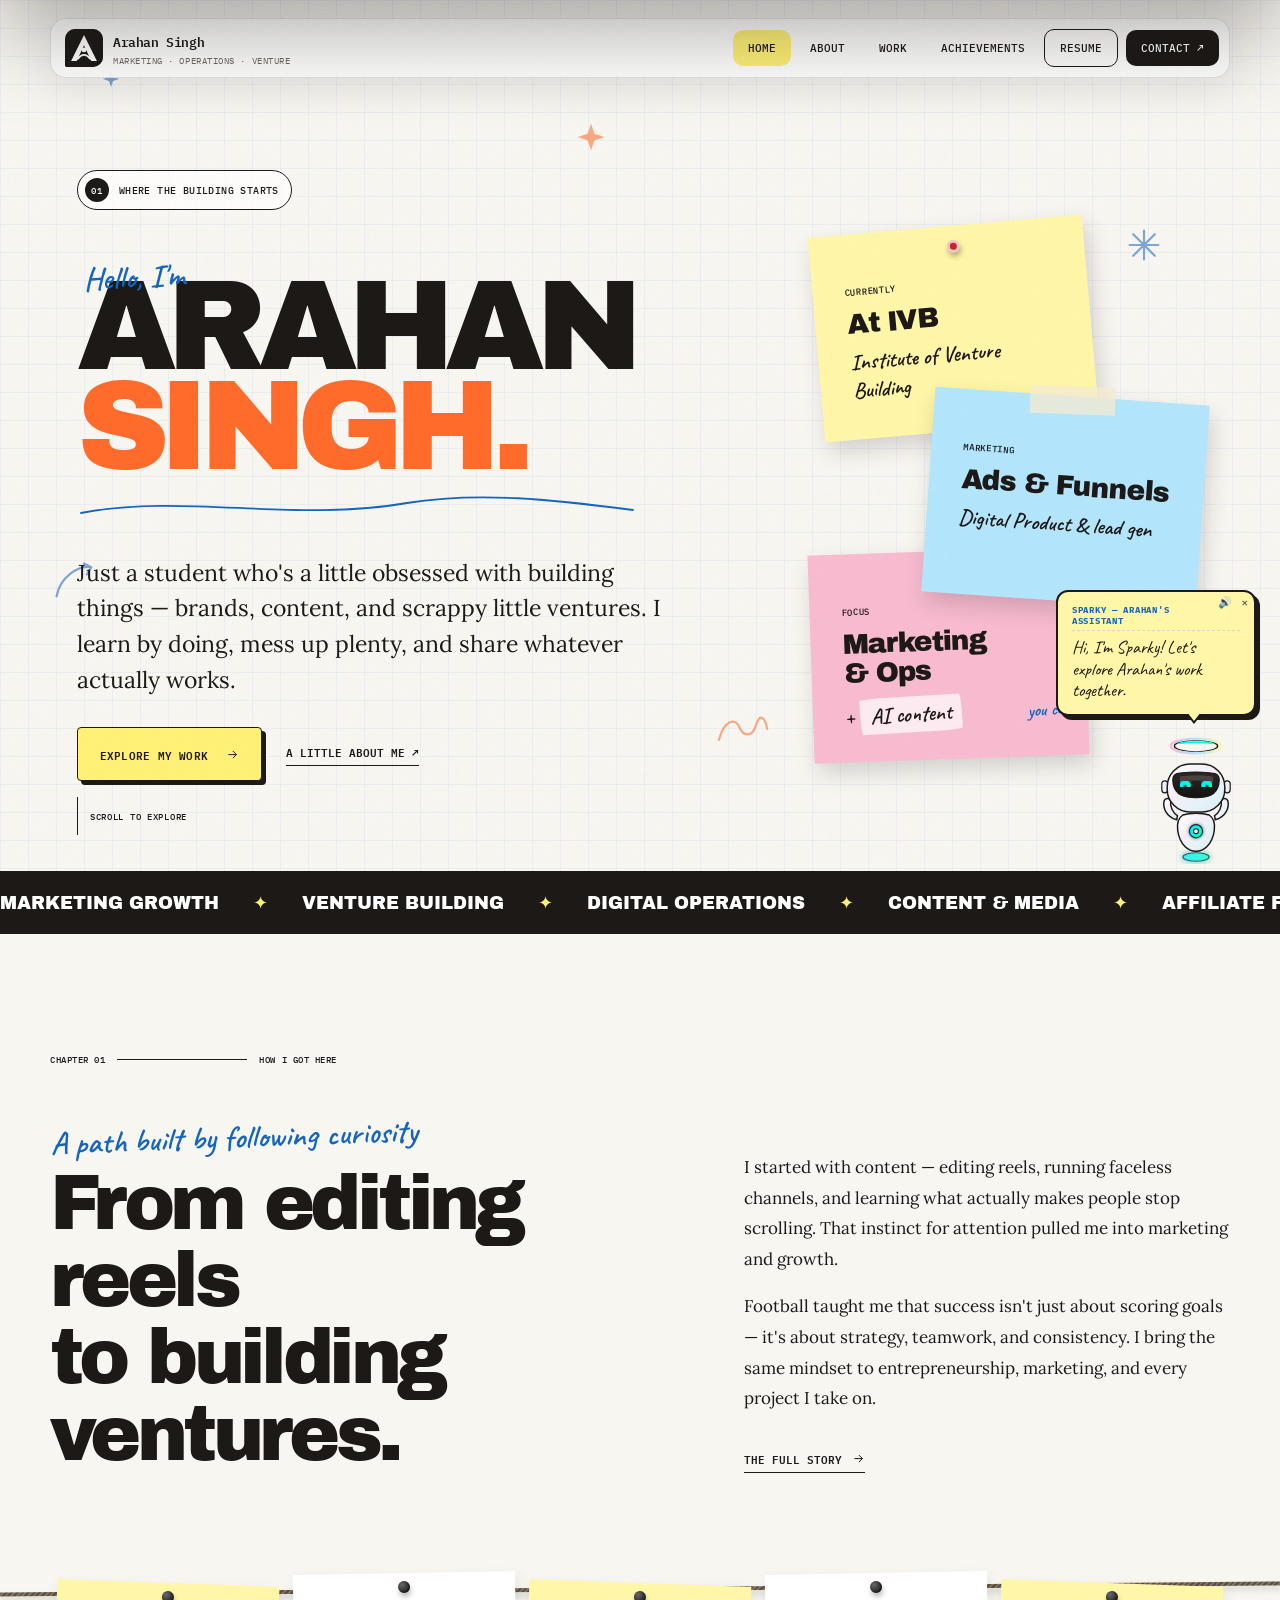
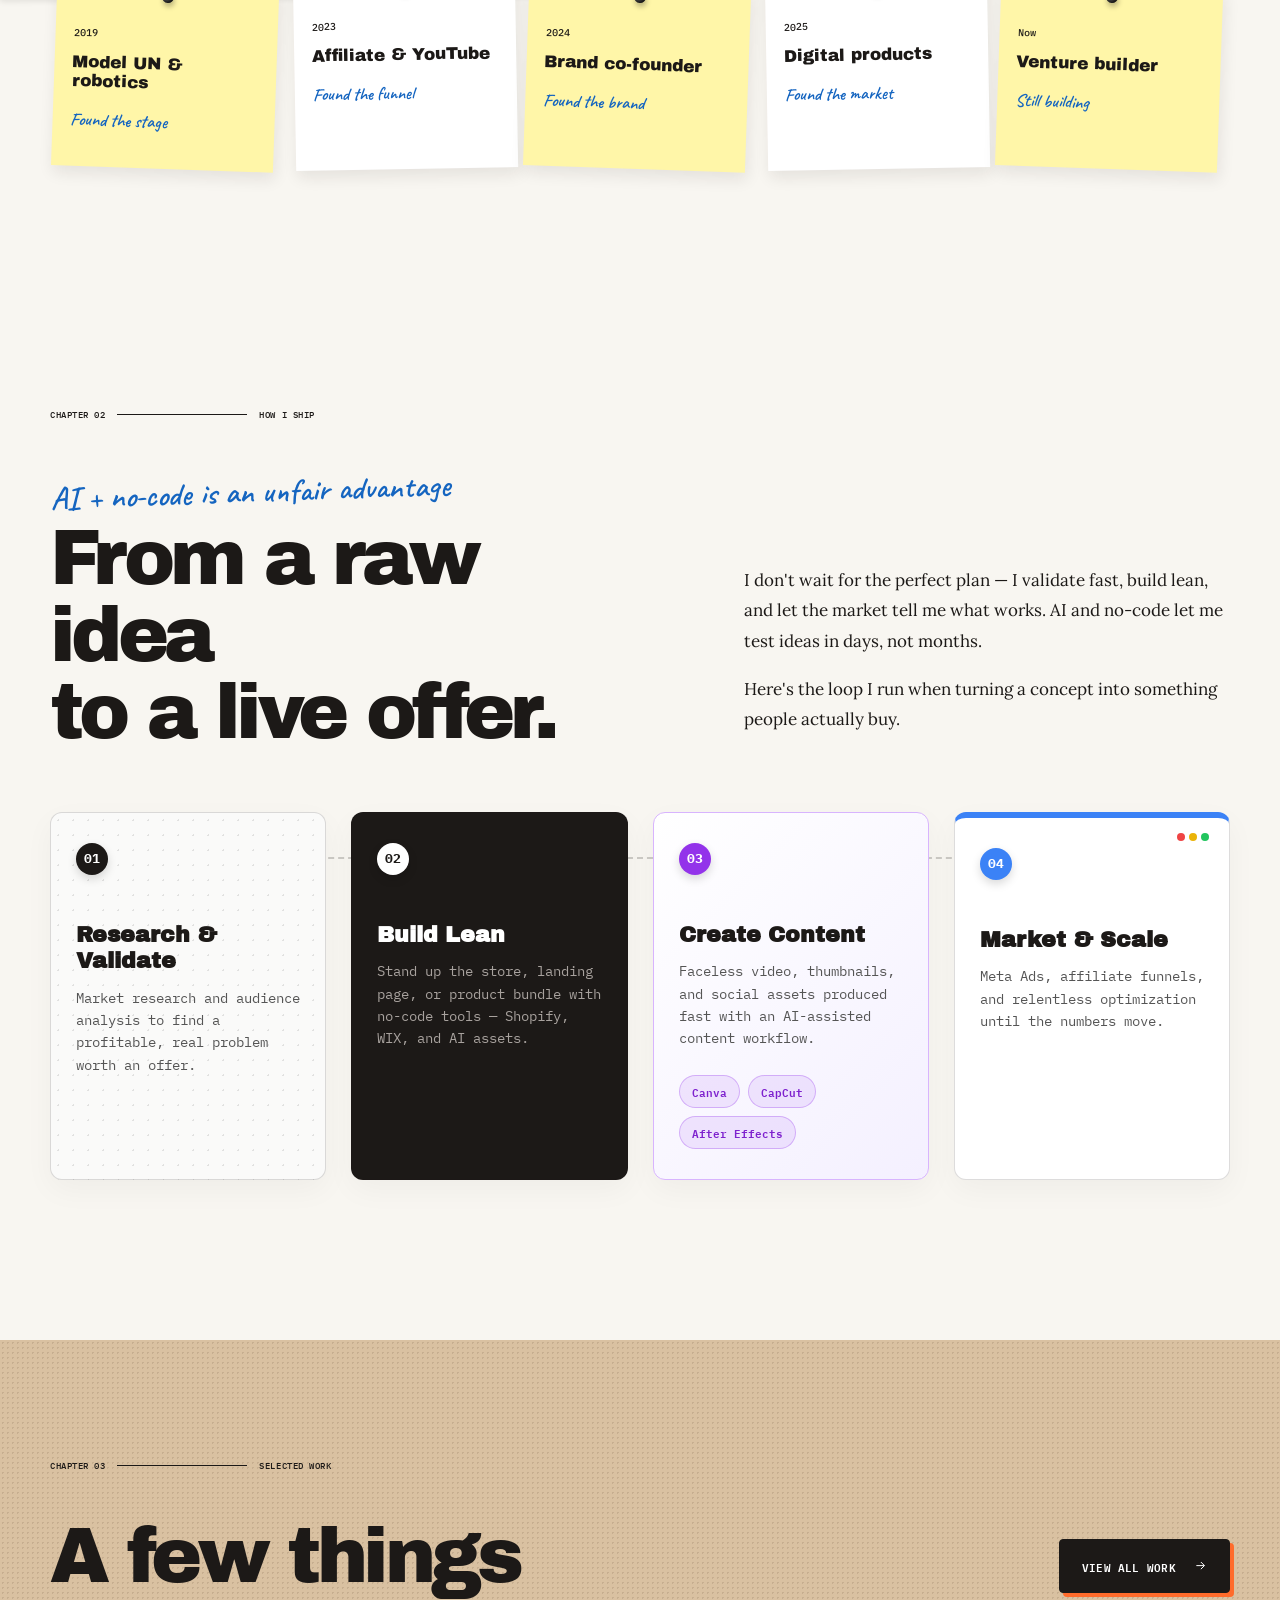
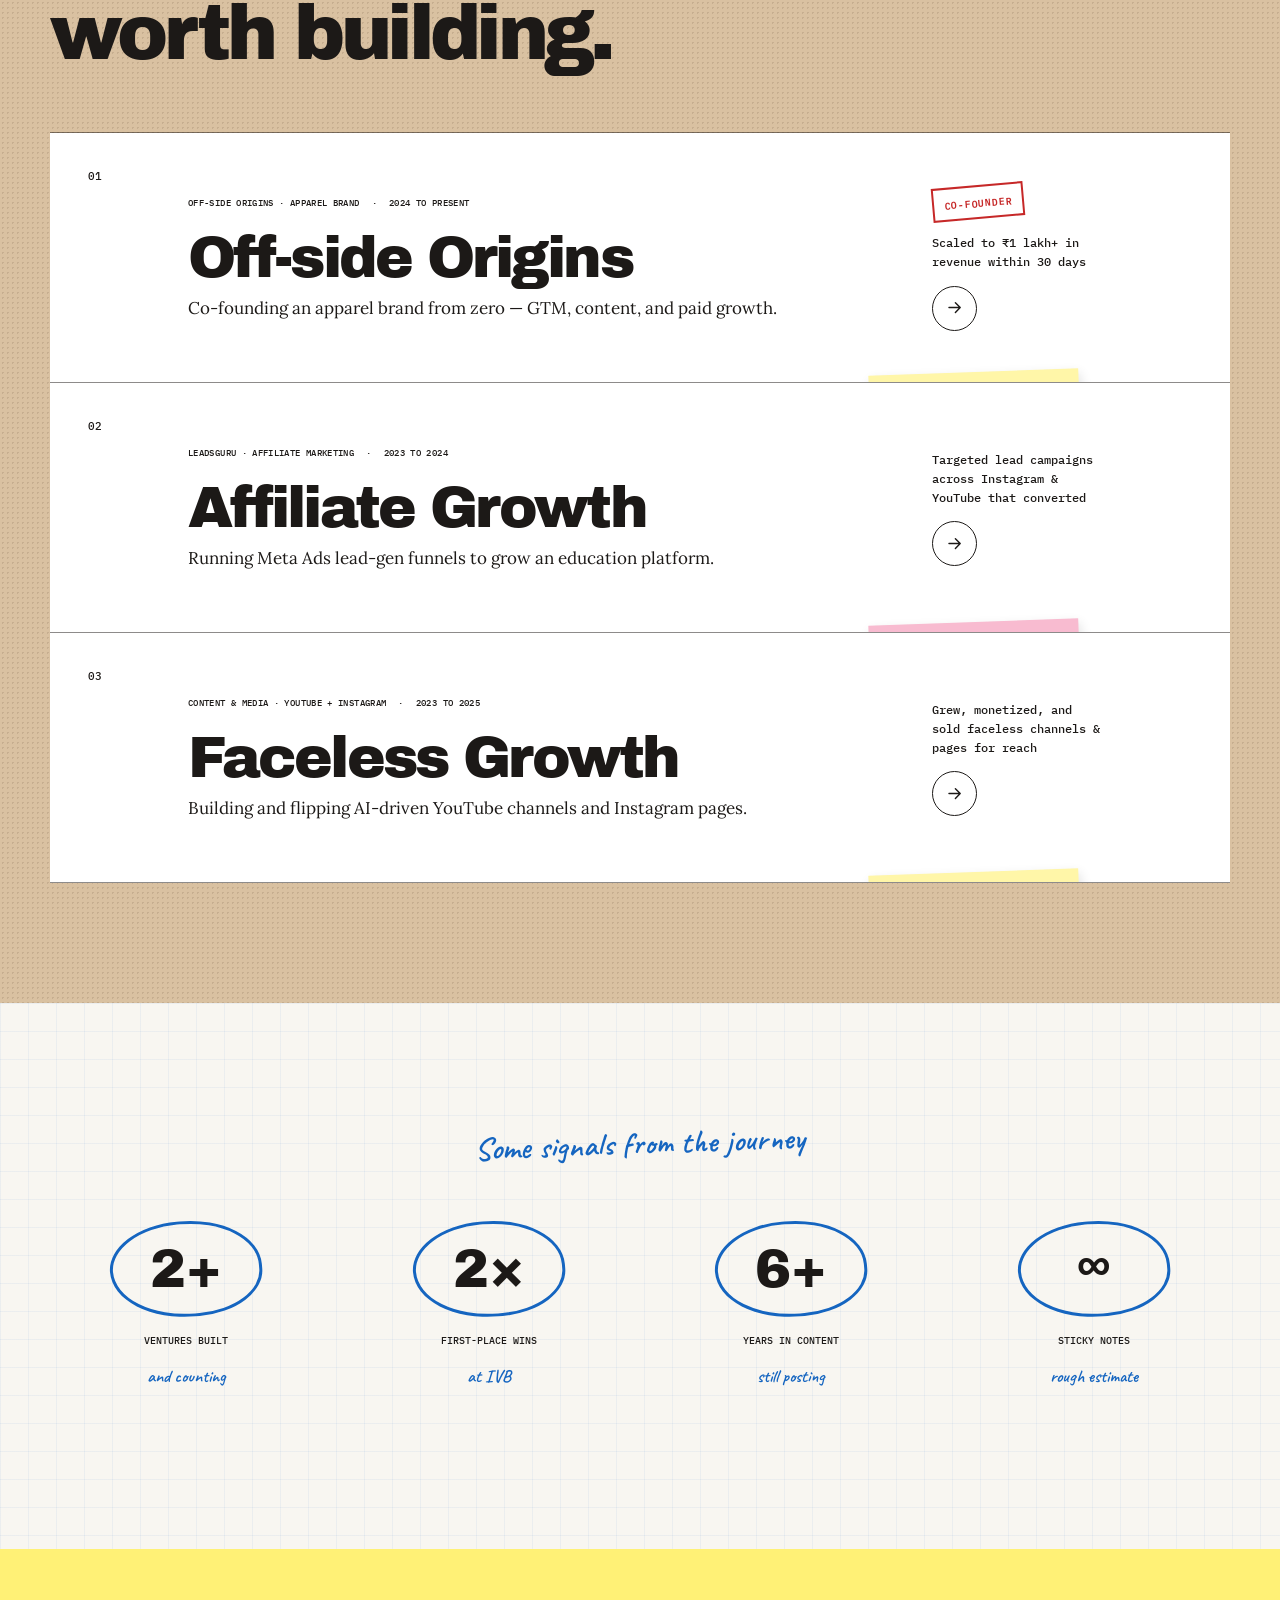
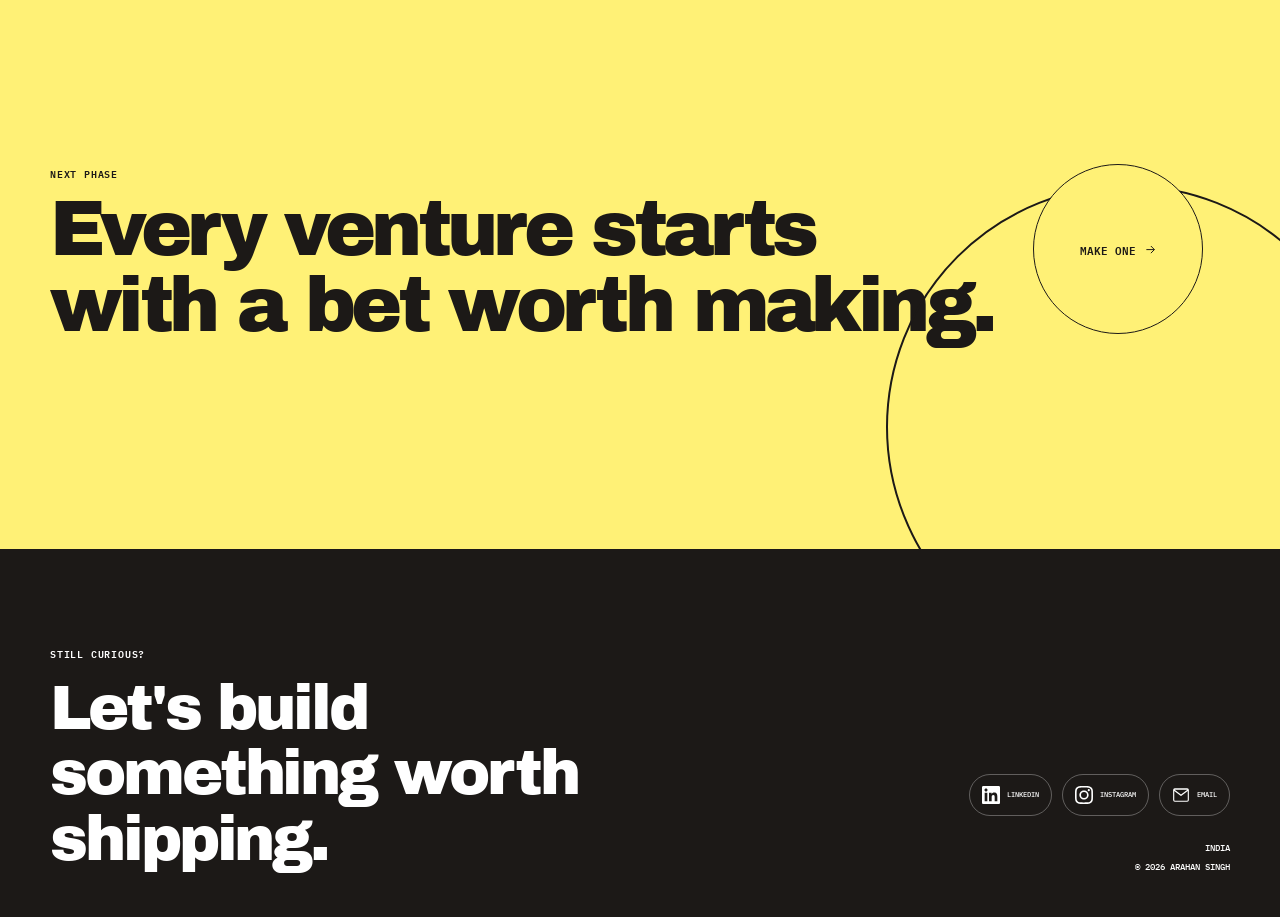
<file: index.html>
<!DOCTYPE html>
<html lang="en">
<head>
  <meta charset="utf-8">
  <meta name="viewport" content="width=device-width, initial-scale=1">
  <title>Arahan Singh — Marketing, Operations & Venture Builder</title>
  <meta name="description" content="Arahan Singh builds brands, runs digital operations, and turns content into growth — a venture builder at the Institute of Venture Building.">
  <link rel="icon" type="image/svg+xml" href="assets/img/logo.svg">
  <link rel="preconnect" href="https://fonts.googleapis.com">
  <link rel="preconnect" href="https://fonts.gstatic.com" crossorigin>
  <link href="https://fonts.googleapis.com/css2?family=Archivo+Black&family=Caveat:wght@500;600;700&family=IBM+Plex+Mono:wght@400;500;600&family=Lora:ital,wght@0,400;0,500;0,600;1,400&display=swap" rel="stylesheet">
  <link rel="stylesheet" href="assets/css/styles.css">
  <script src="assets/js/app.js" defer></script>
</head>
<body>
  <div class="noise" aria-hidden="true"></div>

  <header class="site-header">
    <a class="brand" href="index.html" aria-label="Arahan Singh, home" data-cursor>
      <span class="brand-mark"><img src="assets/img/logo.svg" alt="Arahan Singh logo" class="brand-logo-img"></span>
      <span class="brand-copy">Arahan Singh<small>Marketing · Operations · Venture</small></span>
    </a>
    <div class="mobile-actions">
      <a class="mobile-resume" href="resume.html" aria-label="Resume">Resume</a>
      <button class="menu-button" aria-expanded="false" aria-controls="site-nav" aria-label="Menu">
        <svg viewBox="0 0 24 24" fill="none" stroke="currentColor" stroke-width="2" stroke-linecap="round" stroke-linejoin="round">
          <line x1="3" y1="12" x2="21" y2="12"></line>
          <line x1="3" y1="6" x2="21" y2="6"></line>
          <line x1="3" y1="18" x2="21" y2="18"></line>
        </svg>
      </button>
    </div>
    <nav class="site-nav" id="site-nav" aria-label="Main navigation">
      <a href="index.html">Home</a>
      <a href="about.html">About</a>
      <a href="work.html">Work</a>
      <a href="achievements.html">Achievements</a>
      <a class="nav-resume" href="resume.html">Resume</a>
      <a class="nav-contact" href="contact.html">Contact ↗</a>
    </nav>
  </header>

  <main id="app" tabindex="-1">
    <div class="page home-page">
      <section class="home-hero grid-paper reveal" data-cursor>
        <div class="hero-copy">
          <div class="phase-chip"><span>01</span> Where the building starts</div>
          <p class="intro-hand">Hello, I'm</p>
          <h1>Arahan <span>Singh.</span></h1>
          <svg class="name-underline" viewBox="0 0 560 36" aria-hidden="true">
            <path d="M4 24C108 4 215 34 330 14c72-12 149-3 226 7"></path>
          </svg>
          <p class="hero-lede">Just a student who's a little obsessed with building things — brands, content, and scrappy little ventures. I learn by doing, mess up plenty, and share whatever actually works.</p>
          <div class="hero-actions">
            <a href="work.html" class="button" data-cursor-text="Let's go">Explore my work <svg viewBox="0 0 24 24" aria-hidden="true"><path d="M5 12h13M13 6l6 6-6 6"></path></svg></a>
            <a href="about.html" class="text-link" data-cursor-text="About">A little about me ↗</a>
          </div>
        </div>
        <div class="sticky-cluster" aria-label="Quick facts about Arahan">
          <article class="sticky sticky-yellow draggable" style="--r:-5deg; --x:24%">
            <span class="pin"></span>
            <small>Currently</small>
            <strong>At IVB</strong>
            <p>Institute of Venture Building</p>
          </article>
          <article class="sticky sticky-blue draggable" style="--r:4deg; --x:46%">
            <span class="tape"></span>
            <small>Marketing</small>
            <strong>Ads &amp; Funnels</strong>
            <p>Digital Product &amp; lead gen</p>
          </article>
          <article class="sticky sticky-pink draggable" style="--r:-2deg; --x:23%">
            <span class="pin"></span>
            <small>Focus</small>
            <strong>Marketing<br>&amp; Ops</strong>
            <p>+ <mark>AI content</mark></p>
          </article>
          <p class="drag-note">you can move these around ↗</p>
        </div>
        <div class="scroll-cue"><span></span> Scroll to explore</div>
      </section>

      <section class="ticker reveal" aria-label="What I do">
        <div class="ticker-track">
          <span>MARKETING GROWTH <i>✦</i> VENTURE BUILDING <i>✦</i> DIGITAL OPERATIONS <i>✦</i> CONTENT &amp; MEDIA <i>✦</i> AFFILIATE FUNNELS <i>✦</i> </span>
          <span aria-hidden="true">MARKETING GROWTH <i>✦</i> VENTURE BUILDING <i>✦</i> DIGITAL OPERATIONS <i>✦</i> CONTENT &amp; MEDIA <i>✦</i> AFFILIATE FUNNELS <i>✦</i> </span>
        </div>
      </section>

      <section class="section about-preview reveal">
        <div class="section-kicker"><span>Chapter 01</span><i></i><span>How I got here</span></div>
        <div class="about-grid">
          <div>
            <p class="hand-note">A path built by following curiosity</p>
            <h2>From editing reels<br>to building ventures.</h2>
          </div>
          <div class="body-copy">
            <p>I started with content — editing reels, running faceless channels, and learning what actually makes people stop scrolling. That instinct for attention pulled me into marketing and growth.</p>
            <p>Football taught me that success isn't just about scoring goals — it's about strategy, teamwork, and consistency. I bring the same mindset to entrepreneurship, marketing, and every project I take on.</p>
            <a href="about.html" class="text-link" data-cursor-text="Read">The full story <svg viewBox="0 0 24 24" aria-hidden="true"><path d="M5 12h13M13 6l6 6-6 6"></path></svg></a>
          </div>
        </div>
        <div class="timeline-board" data-cursor>
          <div class="timeline-string"></div>
          <article class="milestone reveal" style="--delay:0ms">
            <span class="milestone-pin"></span>
            <small>2019</small><strong>Model UN &amp; robotics</strong><p>Found the stage</p>
          </article>
          <article class="milestone reveal" style="--delay:80ms">
            <span class="milestone-pin"></span>
            <small>2023</small><strong>Affiliate &amp; YouTube</strong><p>Found the funnel</p>
          </article>
          <article class="milestone reveal" style="--delay:160ms">
            <span class="milestone-pin"></span>
            <small>2024</small><strong>Brand co-founder</strong><p>Found the brand</p>
          </article>
          <article class="milestone reveal" style="--delay:240ms">
            <span class="milestone-pin"></span>
            <small>2025</small><strong>Digital products</strong><p>Found the market</p>
          </article>
          <article class="milestone reveal" style="--delay:320ms">
            <span class="milestone-pin"></span>
            <small>Now</small><strong>Venture builder</strong><p>Still building</p>
          </article>
        </div>
      </section>

      <section class="section reveal">
        <div class="section-kicker"><span>Chapter 02</span><i></i><span>How I ship</span></div>
        <div class="about-grid">
          <div>
            <p class="hand-note">AI + no-code is an unfair advantage</p>
            <h2>From a raw idea<br>to a live offer.</h2>
          </div>
          <div class="body-copy">
            <p>I don't wait for the perfect plan — I validate fast, build lean, and let the market tell me what works. AI and no-code let me test ideas in days, not months.</p>
            <p>Here's the loop I run when turning a concept into something people actually buy.</p>
          </div>
        </div>
        <div class="ai-workflow">
          <div class="ai-step">
            <span class="step-number">01</span>
            <h3>Research &amp; Validate</h3>
            <p>Market research and audience analysis to find a profitable, real problem worth an offer.</p>
          </div>
          <div class="ai-step">
            <span class="step-number">02</span>
            <h3>Build Lean</h3>
            <p>Stand up the store, landing page, or product bundle with no-code tools — Shopify, WIX, and AI assets.</p>
          </div>
          <div class="ai-step">
            <span class="step-number">03</span>
            <h3>Create Content</h3>
            <p>Faceless video, thumbnails, and social assets produced fast with an AI-assisted content workflow.</p>
            <div class="ai-models">
              <span>Canva</span><span>CapCut</span><span>After Effects</span>
            </div>
          </div>
          <div class="ai-step">
            <span class="step-number">04</span>
            <h3>Market &amp; Scale</h3>
            <p>Meta Ads, affiliate funnels, and relentless optimization until the numbers move.</p>
          </div>
        </div>
      </section>

      <section class="section work-preview reveal">
        <div class="section-heading">
          <div>
            <div class="section-kicker"><span>Chapter 03</span><i></i><span>Selected work</span></div>
            <h2>A few things<br>worth building.</h2>
          </div>
          <a href="work.html" class="button button-ink" data-cursor-text="See all">View all work <svg viewBox="0 0 24 24" aria-hidden="true"><path d="M5 12h13M13 6l6 6-6 6"></path></svg></a>
        </div>
        <div class="project-stack">
          <a href="work.html" class="project-card reveal" data-cursor-text="Open">
            <div class="project-number">01</div>
            <div class="project-main">
              <div class="project-meta"><span>Off-side Origins · Apparel brand</span><span>2024 to Present</span></div>
              <h3>Off-side Origins</h3>
              <p>Co-founding an apparel brand from zero — GTM, content, and paid growth.</p>
            </div>
            <div class="project-impact">
              <span class="approved">Co-founder</span>
              <strong>Scaled to ₹1 lakh+ in revenue within 30 days</strong>
              <span class="card-arrow"><svg viewBox="0 0 24 24" aria-hidden="true"><path d="M5 12h13M13 6l6 6-6 6"></path></svg></span>
            </div>
            <div class="project-note sticky-yellow">A brand is just a promise you keep on repeat.</div>
          </a>
          <a href="work.html" class="project-card reveal" data-cursor-text="Open">
            <div class="project-number">02</div>
            <div class="project-main">
              <div class="project-meta"><span>LeadsGuru · Affiliate marketing</span><span>2023 to 2024</span></div>
              <h3>Affiliate Growth</h3>
              <p>Running Meta Ads lead-gen funnels to grow an education platform.</p>
            </div>
            <div class="project-impact">
              <strong>Targeted lead campaigns across Instagram &amp; YouTube that converted</strong>
              <span class="card-arrow"><svg viewBox="0 0 24 24" aria-hidden="true"><path d="M5 12h13M13 6l6 6-6 6"></path></svg></span>
            </div>
            <div class="project-note sticky-pink">Youngest in the room at the Jaipur seminar.</div>
          </a>
          <a href="work.html" class="project-card reveal" data-cursor-text="Open">
            <div class="project-number">03</div>
            <div class="project-main">
              <div class="project-meta"><span>Content &amp; media · YouTube + Instagram</span><span>2023 to 2025</span></div>
              <h3>Faceless Growth</h3>
              <p>Building and flipping AI-driven YouTube channels and Instagram pages.</p>
            </div>
            <div class="project-impact">
              <strong>Grew, monetized, and sold faceless channels &amp; pages for reach</strong>
              <span class="card-arrow"><svg viewBox="0 0 24 24" aria-hidden="true"><path d="M5 12h13M13 6l6 6-6 6"></path></svg></span>
            </div>
            <div class="project-note sticky-yellow">Engagement was always the real product.</div>
          </a>
        </div>
      </section>

      <section class="section stats-board grid-paper reveal">
        <p class="hand-note">Some signals from the journey</p>
        <div class="stats-row">
          <article><strong>2+</strong><span>ventures built</span><p>and counting</p></article>
          <article><strong>2×</strong><span>first-place wins</span><p>at IVB</p></article>
          <article><strong>6+</strong><span>years in content</span><p>still posting</p></article>
          <article><strong>∞</strong><span>sticky notes</span><p>rough estimate</p></article>
        </div>
      </section>

      <section class="closing-section reveal">
        <p class="eyebrow">Next phase</p>
        <h2>Every venture starts<br>with a bet worth making.</h2>
        <a href="contact.html" class="circle-link" data-cursor-text="Ask">Make one <svg viewBox="0 0 24 24" aria-hidden="true"><path d="M5 12h13M13 6l6 6-6 6"></path></svg></a>
      </section>
    </div>
  </main>

  <footer class="site-footer">
    <div>
      <p class="eyebrow">Still curious?</p>
      <a class="footer-cta" href="contact.html" data-cursor-text="Say hi">Let's build something worth shipping.</a>
    </div>
    <div class="footer-meta">
      <nav class="footer-socials" aria-label="Social links">
        <a href="https://www.linkedin.com/in/arahansingh" target="_blank" rel="noreferrer" aria-label="LinkedIn, opens in a new tab">
          <svg viewBox="0 0 24 24" aria-hidden="true"><path d="M20.447 20.452h-3.554v-5.569c0-1.328-.027-3.037-1.852-3.037-1.853 0-2.136 1.445-2.136 2.939v5.667H9.351V9h3.414v1.561h.046c.477-.9 1.637-1.85 3.37-1.85 3.601 0 4.267 2.37 4.267 5.455v6.286zM5.337 7.433c-1.144 0-2.063-.926-2.063-2.065 0-1.138.92-2.063 2.063-2.063 1.14 0 2.064.925 2.064 2.063 0 1.139-.925 2.065-2.064 2.065zm1.782 13.019H3.555V9h3.564v11.452zM22.225 0H1.771C.792 0 0 .774 0 1.729v20.542C0 23.227.792 24 1.771 24h20.451C23.2 24 24 23.227 24 22.271V1.729C24 .774 23.2 0 22.222 0h.003z"></path></svg>
          <span>LinkedIn</span>
        </a>
        <a href="https://www.instagram.com/arahxan/" target="_blank" rel="noreferrer" aria-label="Instagram, opens in a new tab">
          <svg viewBox="0 0 24 24" aria-hidden="true"><path d="M7.03.084C5.753.144 4.881.348 4.119.647c-.789.308-1.458.72-2.123 1.388C1.331 2.703.921 3.372.616 4.162.321 4.926.121 5.798.065 7.076c-.056 1.278-.069 1.688-.063 4.947.006 3.259.021 3.667.083 4.947.061 1.277.264 2.148.563 2.911.308.789.72 1.457 1.388 2.123.668.665 1.337 1.074 2.129 1.38.763.295 1.636.496 2.913.552 1.277.056 1.688.069 4.946.063 3.258-.006 3.668-.021 4.948-.081 1.28-.061 2.147-.265 2.91-.564.789-.308 1.458-.72 2.123-1.388.665-.668 1.074-1.338 1.379-2.128.296-.764.497-1.636.552-2.913.056-1.281.069-1.69.063-4.948-.006-3.258-.021-3.667-.082-4.946-.061-1.28-.264-2.149-.563-2.912-.308-.789-.72-1.457-1.388-2.123C21.298 1.33 20.628.921 19.838.617 19.074.321 18.202.12 16.924.065 15.647.009 15.236-.005 11.977.001 8.718.008 8.31.022 7.03.084m.14 21.693c-1.17-.051-1.805-.245-2.228-.408-.561-.216-.96-.477-1.382-.895-.422-.418-.681-.819-.9-1.378-.164-.423-.362-1.058-.417-2.228-.059-1.265-.072-1.644-.079-4.848-.007-3.204.005-3.583.061-4.848.05-1.169.245-1.805.408-2.228.216-.561.476-.96.895-1.382.419-.421.818-.681 1.378-.9.423-.165 1.058-.361 2.227-.417 1.266-.06 1.645-.072 4.848-.079 3.203-.007 3.584.005 4.85.061 1.169.051 1.805.244 2.228.408.561.216.96.475 1.382.895.422.419.682.818.901 1.379.165.422.362 1.056.417 2.226.06 1.266.074 1.645.08 4.848.006 3.203-.006 3.583-.061 4.848-.051 1.17-.245 1.806-.408 2.229-.216.56-.476.96-.895 1.381-.419.422-.818.682-1.378.9-.423.165-1.058.362-2.227.418-1.265.059-1.645.072-4.849.079-3.204.007-3.582-.006-4.848-.061M16.953 5.586a1.44 1.44 0 1 0 2.88-.004 1.44 1.44 0 0 0-2.88.004M5.839 12.012c.006 3.403 2.77 6.156 6.173 6.149 3.403-.006 6.157-2.77 6.15-6.173-.006-3.403-2.771-6.157-6.174-6.15-3.403.007-6.156 2.771-6.149 6.174M8 12.008a4 4 0 1 1 4.008 3.992A4 4 0 0 1 8 12.008"></path></svg>
          <span>Instagram</span>
        </a>
        <a href="mailto:arahansingh2000@gmail.com" aria-label="Email">
          <svg viewBox="0 0 24 24" aria-hidden="true"><path d="M1.5 5.25A2.25 2.25 0 0 1 3.75 3h16.5a2.25 2.25 0 0 1 2.25 2.25v13.5A2.25 2.25 0 0 1 20.25 21H3.75a2.25 2.25 0 0 1-2.25-2.25V5.25Zm2.02-.25 8.48 6.36L20.48 5H3.52ZM21 6.66l-8.4 6.3a1 1 0 0 1-1.2 0L3 6.66V18.75c0 .41.34.75.75.75h16.5c.41 0 .75-.34.75-.75V6.66Z"></path></svg>
          <span>Email</span>
        </a>
      </nav>
      <span>India</span>
      <span>© <span id="year">2026</span> Arahan Singh</span>
    </div>
  </footer>

  <div class="mascot-widget" id="mascot-widget" aria-label="Portfolio mascot assistant">
    <div class="mascot-bubble" id="mascot-bubble">
      <span class="mascot-bubble-mute" id="mascot-bubble-mute" role="button" title="Mute" aria-label="Mute">🔊</span>
      <span class="mascot-bubble-close" id="mascot-bubble-close" aria-label="Close bubble">×</span>
      <small class="mascot-bubble-label">SPARKY — ARAHAN'S ASSISTANT</small>
      <p id="mascot-bubble-text">Hi, I'm Sparky! Let's explore Arahan's work together.</p>
    </div>
    <button class="mascot-sleep-btn" id="mascot-sleep-btn" title="Send mascot to sleep">Take a break 💤</button>
    <div class="mascot-body-wrapper">
      <svg class="mascot-svg" viewBox="0 0 200 240" width="120" height="144" aria-hidden="true">
        <defs>
          <linearGradient id="holographic-body" x1="0%" y1="0%" x2="100%" y2="100%">
            <stop offset="0%" stop-color="#ffffff"></stop>
            <stop offset="40%" stop-color="#f5eef7"></stop>
            <stop offset="70%" stop-color="#e6f2f7"></stop>
            <stop offset="100%" stop-color="#d0edf5"></stop>
          </linearGradient>
          <linearGradient id="visor-grad" x1="0%" y1="0%" x2="0%" y2="100%">
            <stop offset="0%" stop-color="#2c2826"></stop>
            <stop offset="100%" stop-color="#141211"></stop>
          </linearGradient>
          <linearGradient id="halo-grad" x1="0%" y1="0%" x2="100%" y2="0%">
            <stop offset="0%" stop-color="#f8bbd0"></stop>
            <stop offset="50%" stop-color="#b3e5fc"></stop>
            <stop offset="100%" stop-color="#fff6a8"></stop>
          </linearGradient>
          <linearGradient id="cyan-neon" x1="0%" y1="0%" x2="100%" y2="0%">
            <stop offset="0%" stop-color="#00f0ff"></stop>
            <stop offset="100%" stop-color="#00ffcc"></stop>
          </linearGradient>
          <filter id="eye-glow" x="-20%" y="-20%" width="140%" height="140%">
            <feGaussianBlur stdDeviation="3" result="blur"></feGaussianBlur>
            <feComposite in="SourceGraphic" in2="blur" operator="over"></feComposite>
          </filter>
          <filter id="jet-fire" x="-30%" y="-30%" width="160%" height="160%">
            <feGaussianBlur stdDeviation="5" result="blur"></feGaussianBlur>
            <feComposite in="SourceGraphic" in2="blur" operator="over"></feComposite>
          </filter>
        </defs>
        <ellipse class="mascot-jet-glow" cx="100" cy="215" rx="22" ry="7" fill="url(#cyan-neon)" opacity="0.8" filter="url(#jet-fire)"></ellipse>
        <g class="mascot-body-group">
          <path class="mascot-body" d="M 78 145 C 90 141, 110 141, 122 145 C 137 155, 131 185, 118 198 C 108 208, 92 208, 82 198 C 69 185, 63 155, 78 145 Z" fill="url(#holographic-body)" stroke="#1c1917" stroke-width="2.5" stroke-linejoin="round"></path>
          <circle cx="100" cy="172" r="11" fill="url(#cyan-neon)" stroke="#1c1917" stroke-width="2" filter="url(#eye-glow)"></circle>
          <circle cx="100" cy="172" r="4" fill="#ffffff"></circle>
          <path class="mascot-left-arm" d="M 68 153 C 50 148, 44 132, 47 121 C 49 116, 56 116, 58 122 C 56 131, 62 142, 69 146 Z" fill="url(#holographic-body)" stroke="#1c1917" stroke-width="2.5" stroke-linejoin="round"></path>
          <path class="mascot-right-arm" d="M 132 153 C 150 148, 156 132, 153 121 C 151 116, 144 116, 142 122 C 144 131, 138 142, 131 146 Z" fill="url(#holographic-body)" stroke="#1c1917" stroke-width="2.5" stroke-linejoin="round"></path>
        </g>
        <g class="mascot-head-group">
          <rect class="mascot-ear-l" x="43" y="88" width="10" height="20" rx="5" fill="url(#holographic-body)" stroke="#1c1917" stroke-width="2"></rect>
          <rect class="mascot-ear-r" x="147" y="88" width="10" height="20" rx="5" fill="url(#holographic-body)" stroke="#1c1917" stroke-width="2"></rect>
          <rect class="mascot-head" x="52" y="60" width="96" height="80" rx="38" fill="url(#holographic-body)" stroke="#1c1917" stroke-width="2.5" stroke-linejoin="round"></rect>
          <path class="mascot-visor" d="M 68 76 C 68 76, 100 70, 132 76 C 138 78, 140 84, 138 94 C 134 112, 120 116, 100 116 C 80 116, 66 112, 62 94 C 60 84, 62 78, 68 76 Z" fill="url(#visor-grad)" stroke="#1c1917" stroke-width="2" stroke-linejoin="round"></path>
          <path d="M 72 80 C 72 80, 100 75, 128 80 C 130 84, 131 89, 128 92 C 114 87, 86 87, 72 92 Z" fill="#ffffff" opacity="0.15"></path>
          <g class="mascot-eyes">
            <path class="eye eye-left" d="M 76 96 C 76 89, 88 89, 88 96" fill="none" stroke="url(#cyan-neon)" stroke-width="6.5" stroke-linecap="round" filter="url(#eye-glow)"></path>
            <path class="eye eye-right" d="M 112 96 C 112 89, 124 89, 124 96" fill="none" stroke="url(#cyan-neon)" stroke-width="6.5" stroke-linecap="round" filter="url(#eye-glow)"></path>
          </g>
        </g>
        <g class="mascot-halo-group">
          <ellipse cx="100" cy="30" rx="36" ry="10" fill="none" stroke="#1c1917" stroke-width="2.5"></ellipse>
          <ellipse cx="100" cy="30" rx="42" ry="12" fill="none" stroke="url(#halo-grad)" stroke-width="4.5"></ellipse>
          <path d="M 72 26 C 80 23, 120 23, 128 26" fill="none" stroke="url(#cyan-neon)" stroke-width="2.5" stroke-linecap="round" filter="url(#eye-glow)"></path>
        </g>
      </svg>
    </div>
  </div>
</body>
</html>
</file>
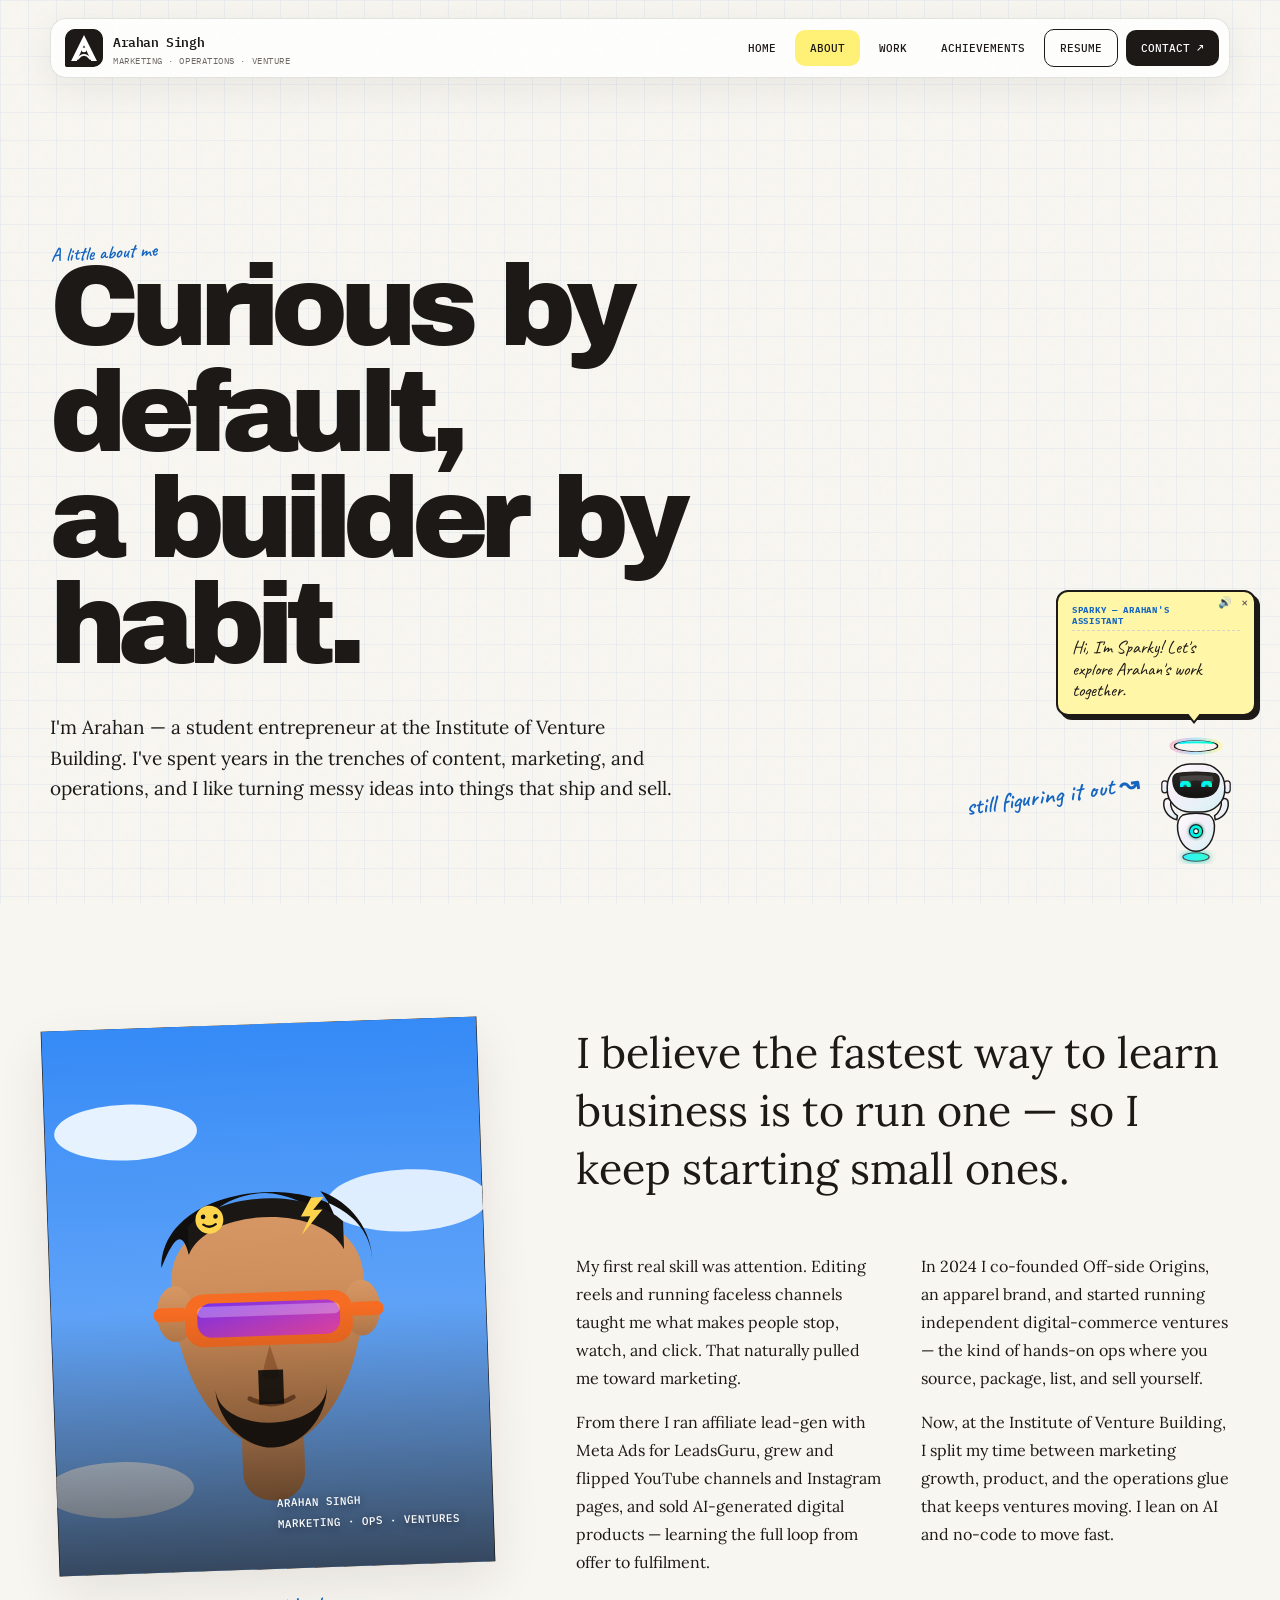
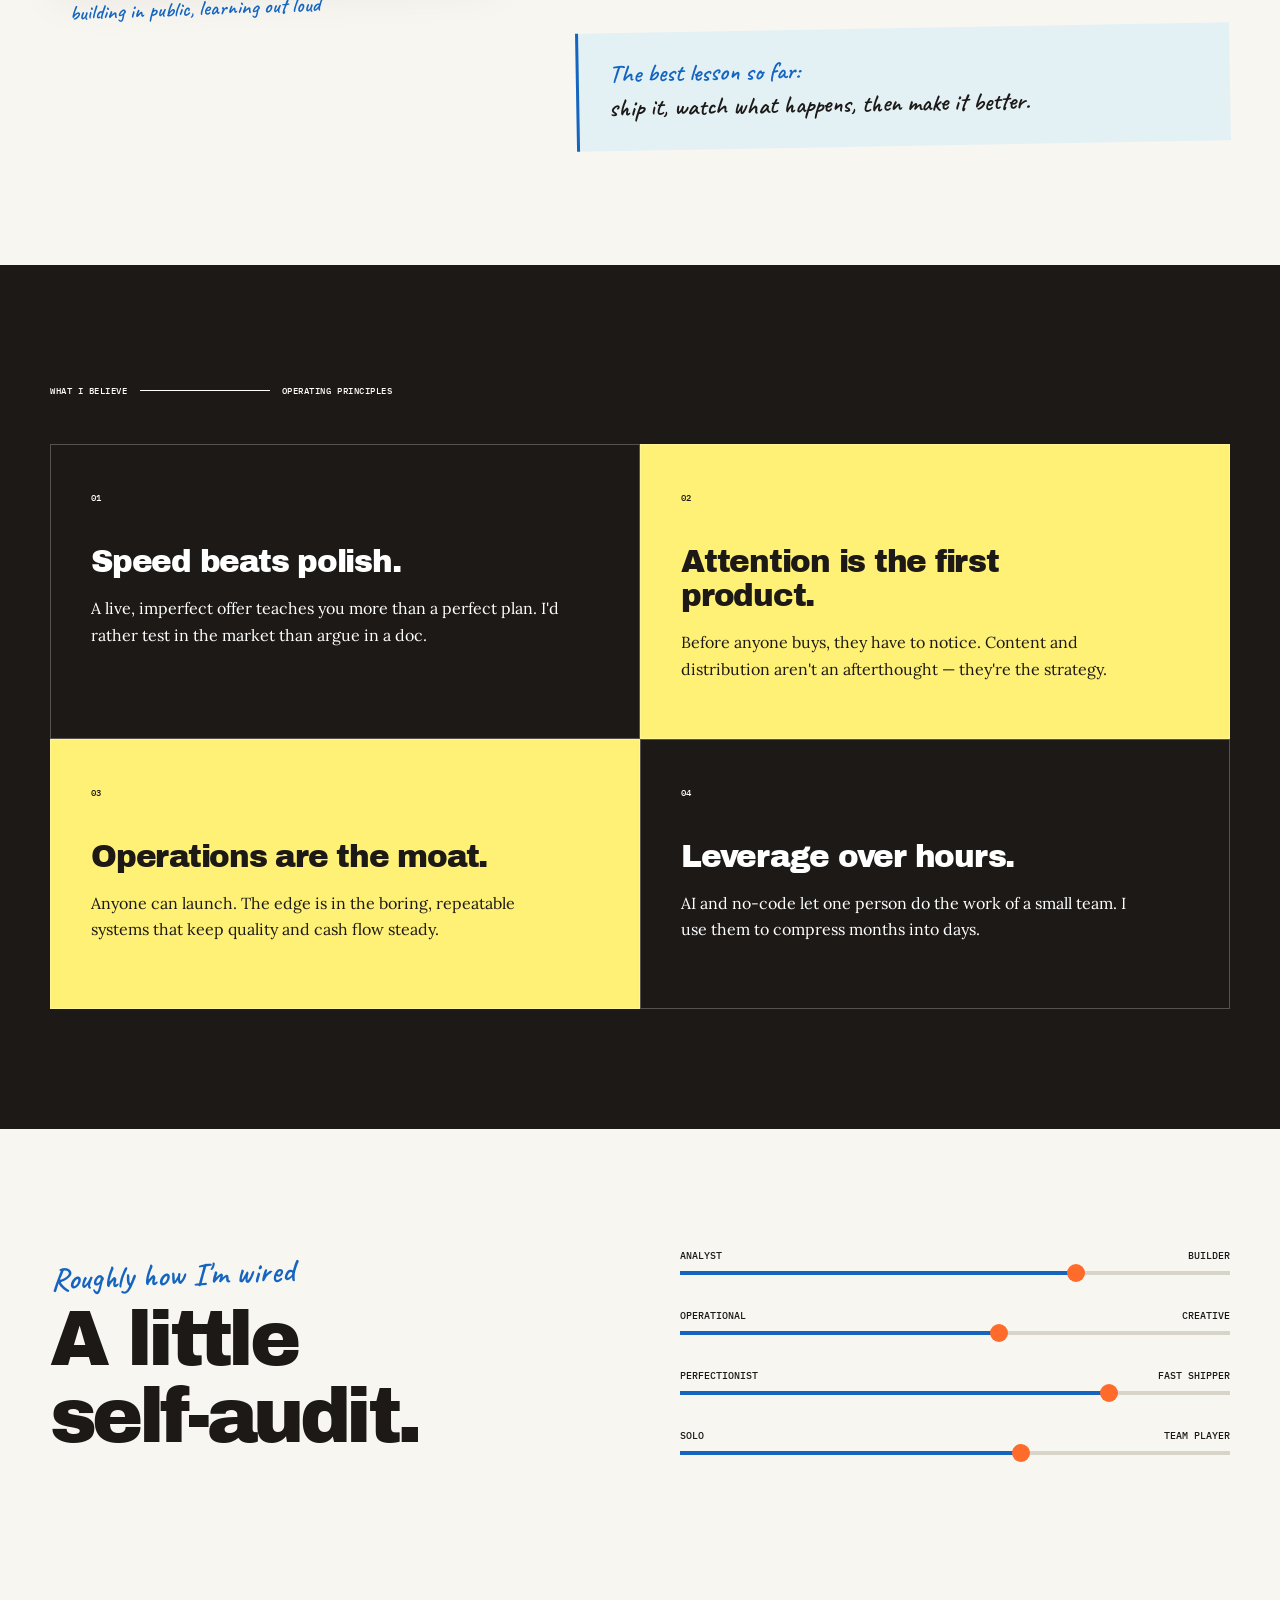
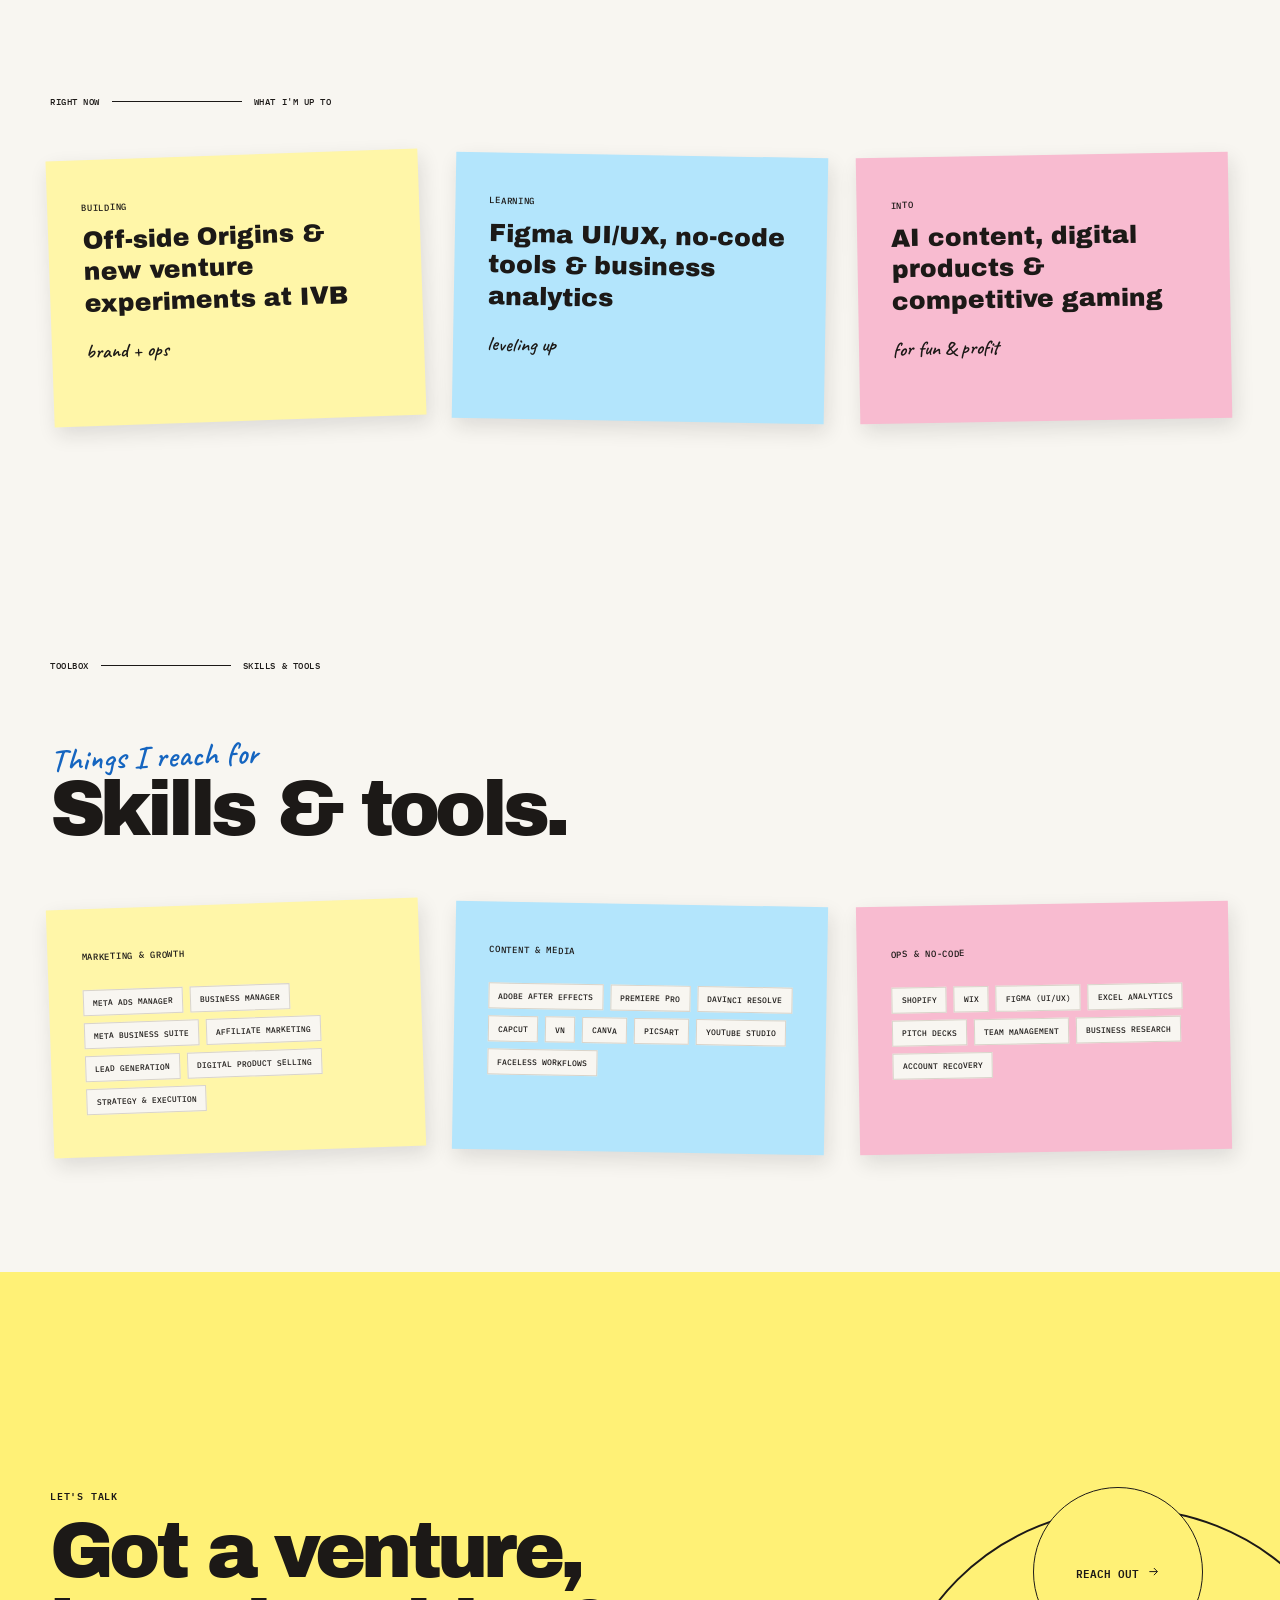
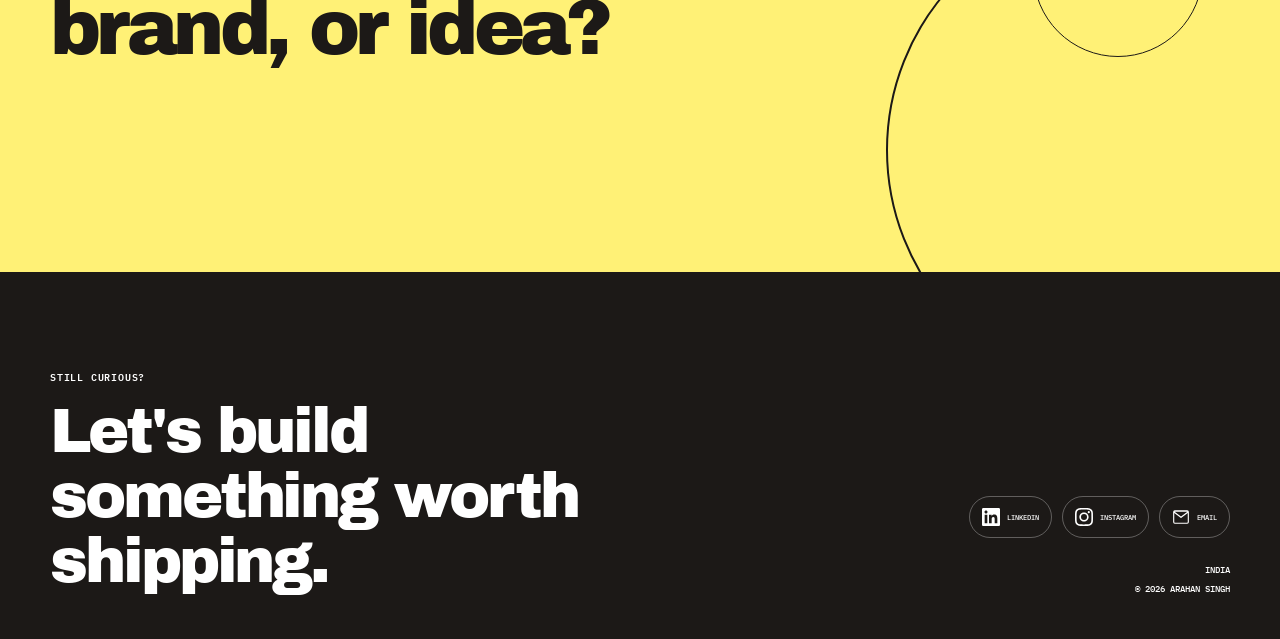
<file: about.html>
<!DOCTYPE html>
<html lang="en">
<head>
  <meta charset="utf-8">
  <meta name="viewport" content="width=device-width, initial-scale=1">
  <title>About — Arahan Singh</title>
  <meta name="description" content="The story behind Arahan Singh: from editing reels and faceless channels to marketing, operations, and building ventures.">
  <link rel="icon" type="image/svg+xml" href="assets/img/logo.svg">
  <link rel="preconnect" href="https://fonts.googleapis.com">
  <link rel="preconnect" href="https://fonts.gstatic.com" crossorigin>
  <link href="https://fonts.googleapis.com/css2?family=Archivo+Black&family=Caveat:wght@500;600;700&family=IBM+Plex+Mono:wght@400;500;600&family=Lora:ital,wght@0,400;0,500;0,600;1,400&display=swap" rel="stylesheet">
  <link rel="stylesheet" href="assets/css/styles.css">
  <script src="assets/js/app.js" defer></script>
</head>
<body>
  <div class="noise" aria-hidden="true"></div>

  <header class="site-header">
    <a class="brand" href="index.html" aria-label="Arahan Singh, home" data-cursor>
      <span class="brand-mark"><img src="assets/img/logo.svg" alt="Arahan Singh logo" class="brand-logo-img"></span>
      <span class="brand-copy">Arahan Singh<small>Marketing · Operations · Venture</small></span>
    </a>
    <div class="mobile-actions">
      <a class="mobile-resume" href="resume.html" aria-label="Resume">Resume</a>
      <button class="menu-button" aria-expanded="false" aria-controls="site-nav" aria-label="Menu">
        <svg viewBox="0 0 24 24" fill="none" stroke="currentColor" stroke-width="2" stroke-linecap="round" stroke-linejoin="round">
          <line x1="3" y1="12" x2="21" y2="12"></line>
          <line x1="3" y1="6" x2="21" y2="6"></line>
          <line x1="3" y1="18" x2="21" y2="18"></line>
        </svg>
      </button>
    </div>
    <nav class="site-nav" id="site-nav" aria-label="Main navigation">
      <a href="index.html">Home</a>
      <a href="about.html">About</a>
      <a href="work.html">Work</a>
      <a href="achievements.html">Achievements</a>
      <a class="nav-resume" href="resume.html">Resume</a>
      <a class="nav-contact" href="contact.html">Contact ↗</a>
    </nav>
  </header>

  <main id="app" tabindex="-1">
    <div class="page about-page">
      <section class="page-hero grid-paper reveal" data-cursor>
        <p class="intro-hand">A little about me</p>
        <h1>Curious by default,<br>a builder by habit.</h1>
        <p>I'm Arahan — a student entrepreneur at the Institute of Venture Building. I've spent years in the trenches of content, marketing, and operations, and I like turning messy ideas into things that ship and sell.</p>
        <p class="scribble">still figuring it out ↝</p>
      </section>

      <section class="section bio-section reveal">
        <div class="portrait-board">
          <div class="portrait-placeholder">
            <span class="portrait-tape"></span>
            <img src="assets/img/avatar.svg" alt="Illustrated portrait of Arahan Singh">
            <p>Arahan Singh<br>Marketing · Ops · Ventures</p>
          </div>
          <p class="portrait-caption">building in public, learning out loud</p>
        </div>
        <div class="bio-copy">
          <p class="lede">I believe the fastest way to learn business is to run one — so I keep starting small ones.</p>
          <div class="bio-columns">
            <p>My first real skill was attention. Editing reels and running faceless channels taught me what makes people stop, watch, and click. That naturally pulled me toward marketing.</p>
            <p>From there I ran affiliate lead-gen with Meta Ads for LeadsGuru, grew and flipped YouTube channels and Instagram pages, and sold AI-generated digital products — learning the full loop from offer to fulfilment.</p>
            <p>In 2024 I co-founded Off-side Origins, an apparel brand, and started running independent digital-commerce ventures — the kind of hands-on ops where you source, package, list, and sell yourself.</p>
            <p>Now, at the Institute of Venture Building, I split my time between marketing growth, product, and the operations glue that keeps ventures moving. I lean on AI and no-code to move fast.</p>
          </div>
          <div class="reflection">
            The best lesson so far:
            <span>ship it, watch what happens, then make it better.</span>
          </div>
        </div>
      </section>

      <section class="section beliefs reveal">
        <div class="section-kicker"><span>What I believe</span><i></i><span>Operating principles</span></div>
        <div class="finding-grid">
          <article>
            <span>01</span>
            <h3>Speed beats polish.</h3>
            <p>A live, imperfect offer teaches you more than a perfect plan. I'd rather test in the market than argue in a doc.</p>
          </article>
          <article>
            <span>02</span>
            <h3>Attention is the first product.</h3>
            <p>Before anyone buys, they have to notice. Content and distribution aren't an afterthought — they're the strategy.</p>
          </article>
          <article>
            <span>03</span>
            <h3>Operations are the moat.</h3>
            <p>Anyone can launch. The edge is in the boring, repeatable systems that keep quality and cash flow steady.</p>
          </article>
          <article>
            <span>04</span>
            <h3>Leverage over hours.</h3>
            <p>AI and no-code let one person do the work of a small team. I use them to compress months into days.</p>
          </article>
        </div>
      </section>

      <section class="section personality-section reveal">
        <div>
          <p class="hand-note">Roughly how I'm wired</p>
          <h2>A little<br>self-audit.</h2>
        </div>
        <div class="trait-chart">
          <div class="trait">
            <div><span>Analyst</span><span>Builder</span></div>
            <div class="trait-line" style="--value:72%"><i style="left:72%"></i></div>
          </div>
          <div class="trait">
            <div><span>Operational</span><span>Creative</span></div>
            <div class="trait-line" style="--value:58%"><i style="left:58%"></i></div>
          </div>
          <div class="trait">
            <div><span>Perfectionist</span><span>Fast shipper</span></div>
            <div class="trait-line" style="--value:78%"><i style="left:78%"></i></div>
          </div>
          <div class="trait">
            <div><span>Solo</span><span>Team player</span></div>
            <div class="trait-line" style="--value:62%"><i style="left:62%"></i></div>
          </div>
        </div>
      </section>

      <section class="section reveal">
        <div class="section-kicker"><span>Right now</span><i></i><span>What I'm up to</span></div>
        <div class="now-grid">
          <article class="sticky-yellow">
            <small>Building</small>
            <strong>Off-side Origins &amp; new venture experiments at IVB</strong>
            <p>brand + ops</p>
          </article>
          <article class="sticky-blue">
            <small>Learning</small>
            <strong>Figma UI/UX, no-code tools &amp; business analytics</strong>
            <p>leveling up</p>
          </article>
          <article class="sticky-pink">
            <small>Into</small>
            <strong>AI content, digital products &amp; competitive gaming</strong>
            <p>for fun &amp; profit</p>
          </article>
        </div>
      </section>

      <section class="section reveal">
        <div class="section-kicker"><span>Toolbox</span><i></i><span>Skills &amp; tools</span></div>
        <div>
          <p class="hand-note">Things I reach for</p>
          <h2>Skills &amp; tools.</h2>
        </div>
        <div class="now-grid" style="margin-top:55px;">
          <article class="sticky-yellow">
            <small>Marketing &amp; Growth</small>
            <div class="process-tags">
              <span>Meta Ads Manager</span><span>Business Manager</span><span>Meta Business Suite</span><span>Affiliate marketing</span><span>Lead generation</span><span>Digital product selling</span><span>Strategy &amp; execution</span>
            </div>
          </article>
          <article class="sticky-blue">
            <small>Content &amp; Media</small>
            <div class="process-tags">
              <span>Adobe After Effects</span><span>Premiere Pro</span><span>DaVinci Resolve</span><span>CapCut</span><span>VN</span><span>Canva</span><span>Picsart</span><span>YouTube Studio</span><span>Faceless workflows</span>
            </div>
          </article>
          <article class="sticky-pink">
            <small>Ops &amp; No-code</small>
            <div class="process-tags">
              <span>Shopify</span><span>WIX</span><span>Figma (UI/UX)</span><span>Excel analytics</span><span>Pitch decks</span><span>Team management</span><span>Business research</span><span>Account recovery</span>
            </div>
          </article>
        </div>
      </section>

      <section class="closing-section reveal">
        <p class="eyebrow">Let's talk</p>
        <h2>Got a venture,<br>brand, or idea?</h2>
        <a href="contact.html" class="circle-link" data-cursor-text="Say hi">Reach out <svg viewBox="0 0 24 24" aria-hidden="true"><path d="M5 12h13M13 6l6 6-6 6"></path></svg></a>
      </section>
    </div>
  </main>

  <footer class="site-footer">
    <div>
      <p class="eyebrow">Still curious?</p>
      <a class="footer-cta" href="contact.html" data-cursor-text="Say hi">Let's build something worth shipping.</a>
    </div>
    <div class="footer-meta">
      <nav class="footer-socials" aria-label="Social links">
        <a href="https://www.linkedin.com/in/arahansingh" target="_blank" rel="noreferrer" aria-label="LinkedIn, opens in a new tab">
          <svg viewBox="0 0 24 24" aria-hidden="true"><path d="M20.447 20.452h-3.554v-5.569c0-1.328-.027-3.037-1.852-3.037-1.853 0-2.136 1.445-2.136 2.939v5.667H9.351V9h3.414v1.561h.046c.477-.9 1.637-1.85 3.37-1.85 3.601 0 4.267 2.37 4.267 5.455v6.286zM5.337 7.433c-1.144 0-2.063-.926-2.063-2.065 0-1.138.92-2.063 2.063-2.063 1.14 0 2.064.925 2.064 2.063 0 1.139-.925 2.065-2.064 2.065zm1.782 13.019H3.555V9h3.564v11.452zM22.225 0H1.771C.792 0 0 .774 0 1.729v20.542C0 23.227.792 24 1.771 24h20.451C23.2 24 24 23.227 24 22.271V1.729C24 .774 23.2 0 22.222 0h.003z"></path></svg>
          <span>LinkedIn</span>
        </a>
        <a href="https://www.instagram.com/arahxan/" target="_blank" rel="noreferrer" aria-label="Instagram, opens in a new tab">
          <svg viewBox="0 0 24 24" aria-hidden="true"><path d="M7.03.084C5.753.144 4.881.348 4.119.647c-.789.308-1.458.72-2.123 1.388C1.331 2.703.921 3.372.616 4.162.321 4.926.121 5.798.065 7.076c-.056 1.278-.069 1.688-.063 4.947.006 3.259.021 3.667.083 4.947.061 1.277.264 2.148.563 2.911.308.789.72 1.457 1.388 2.123.668.665 1.337 1.074 2.129 1.38.763.295 1.636.496 2.913.552 1.277.056 1.688.069 4.946.063 3.258-.006 3.668-.021 4.948-.081 1.28-.061 2.147-.265 2.91-.564.789-.308 1.458-.72 2.123-1.388.665-.668 1.074-1.338 1.379-2.128.296-.764.497-1.636.552-2.913.056-1.281.069-1.69.063-4.948-.006-3.258-.021-3.667-.082-4.946-.061-1.28-.264-2.149-.563-2.912-.308-.789-.72-1.457-1.388-2.123C21.298 1.33 20.628.921 19.838.617 19.074.321 18.202.12 16.924.065 15.647.009 15.236-.005 11.977.001 8.718.008 8.31.022 7.03.084m.14 21.693c-1.17-.051-1.805-.245-2.228-.408-.561-.216-.96-.477-1.382-.895-.422-.418-.681-.819-.9-1.378-.164-.423-.362-1.058-.417-2.228-.059-1.265-.072-1.644-.079-4.848-.007-3.204.005-3.583.061-4.848.05-1.169.245-1.805.408-2.228.216-.561.476-.96.895-1.382.419-.421.818-.681 1.378-.9.423-.165 1.058-.361 2.227-.417 1.266-.06 1.645-.072 4.848-.079 3.203-.007 3.584.005 4.85.061 1.169.051 1.805.244 2.228.408.561.216.96.475 1.382.895.422.419.682.818.901 1.379.165.422.362 1.056.417 2.226.06 1.266.074 1.645.08 4.848.006 3.203-.006 3.583-.061 4.848-.051 1.17-.245 1.806-.408 2.229-.216.56-.476.96-.895 1.381-.419.422-.818.682-1.378.9-.423.165-1.058.362-2.227.418-1.265.059-1.645.072-4.849.079-3.204.007-3.582-.006-4.848-.061M16.953 5.586a1.44 1.44 0 1 0 2.88-.004 1.44 1.44 0 0 0-2.88.004M5.839 12.012c.006 3.403 2.77 6.156 6.173 6.149 3.403-.006 6.157-2.77 6.15-6.173-.006-3.403-2.771-6.157-6.174-6.15-3.403.007-6.156 2.771-6.149 6.174M8 12.008a4 4 0 1 1 4.008 3.992A4 4 0 0 1 8 12.008"></path></svg>
          <span>Instagram</span>
        </a>
        <a href="mailto:arahansingh2000@gmail.com" aria-label="Email">
          <svg viewBox="0 0 24 24" aria-hidden="true"><path d="M1.5 5.25A2.25 2.25 0 0 1 3.75 3h16.5a2.25 2.25 0 0 1 2.25 2.25v13.5A2.25 2.25 0 0 1 20.25 21H3.75a2.25 2.25 0 0 1-2.25-2.25V5.25Zm2.02-.25 8.48 6.36L20.48 5H3.52ZM21 6.66l-8.4 6.3a1 1 0 0 1-1.2 0L3 6.66V18.75c0 .41.34.75.75.75h16.5c.41 0 .75-.34.75-.75V6.66Z"></path></svg>
          <span>Email</span>
        </a>
      </nav>
      <span>India</span>
      <span>© <span id="year">2026</span> Arahan Singh</span>
    </div>
  </footer>

  <div class="mascot-widget" id="mascot-widget" aria-label="Portfolio mascot assistant">
    <div class="mascot-bubble" id="mascot-bubble">
      <span class="mascot-bubble-mute" id="mascot-bubble-mute" role="button" title="Mute" aria-label="Mute">🔊</span>
      <span class="mascot-bubble-close" id="mascot-bubble-close" aria-label="Close bubble">×</span>
      <small class="mascot-bubble-label">SPARKY — ARAHAN'S ASSISTANT</small>
      <p id="mascot-bubble-text">Hi, I'm Sparky! Let's explore Arahan's work together.</p>
    </div>
    <button class="mascot-sleep-btn" id="mascot-sleep-btn" title="Send mascot to sleep">Take a break 💤</button>
    <div class="mascot-body-wrapper">
      <svg class="mascot-svg" viewBox="0 0 200 240" width="120" height="144" aria-hidden="true">
        <defs>
          <linearGradient id="holographic-body" x1="0%" y1="0%" x2="100%" y2="100%">
            <stop offset="0%" stop-color="#ffffff"></stop>
            <stop offset="40%" stop-color="#f5eef7"></stop>
            <stop offset="70%" stop-color="#e6f2f7"></stop>
            <stop offset="100%" stop-color="#d0edf5"></stop>
          </linearGradient>
          <linearGradient id="visor-grad" x1="0%" y1="0%" x2="0%" y2="100%">
            <stop offset="0%" stop-color="#2c2826"></stop>
            <stop offset="100%" stop-color="#141211"></stop>
          </linearGradient>
          <linearGradient id="halo-grad" x1="0%" y1="0%" x2="100%" y2="0%">
            <stop offset="0%" stop-color="#f8bbd0"></stop>
            <stop offset="50%" stop-color="#b3e5fc"></stop>
            <stop offset="100%" stop-color="#fff6a8"></stop>
          </linearGradient>
          <linearGradient id="cyan-neon" x1="0%" y1="0%" x2="100%" y2="0%">
            <stop offset="0%" stop-color="#00f0ff"></stop>
            <stop offset="100%" stop-color="#00ffcc"></stop>
          </linearGradient>
          <filter id="eye-glow" x="-20%" y="-20%" width="140%" height="140%">
            <feGaussianBlur stdDeviation="3" result="blur"></feGaussianBlur>
            <feComposite in="SourceGraphic" in2="blur" operator="over"></feComposite>
          </filter>
          <filter id="jet-fire" x="-30%" y="-30%" width="160%" height="160%">
            <feGaussianBlur stdDeviation="5" result="blur"></feGaussianBlur>
            <feComposite in="SourceGraphic" in2="blur" operator="over"></feComposite>
          </filter>
        </defs>
        <ellipse class="mascot-jet-glow" cx="100" cy="215" rx="22" ry="7" fill="url(#cyan-neon)" opacity="0.8" filter="url(#jet-fire)"></ellipse>
        <g class="mascot-body-group">
          <path class="mascot-body" d="M 78 145 C 90 141, 110 141, 122 145 C 137 155, 131 185, 118 198 C 108 208, 92 208, 82 198 C 69 185, 63 155, 78 145 Z" fill="url(#holographic-body)" stroke="#1c1917" stroke-width="2.5" stroke-linejoin="round"></path>
          <circle cx="100" cy="172" r="11" fill="url(#cyan-neon)" stroke="#1c1917" stroke-width="2" filter="url(#eye-glow)"></circle>
          <circle cx="100" cy="172" r="4" fill="#ffffff"></circle>
          <path class="mascot-left-arm" d="M 68 153 C 50 148, 44 132, 47 121 C 49 116, 56 116, 58 122 C 56 131, 62 142, 69 146 Z" fill="url(#holographic-body)" stroke="#1c1917" stroke-width="2.5" stroke-linejoin="round"></path>
          <path class="mascot-right-arm" d="M 132 153 C 150 148, 156 132, 153 121 C 151 116, 144 116, 142 122 C 144 131, 138 142, 131 146 Z" fill="url(#holographic-body)" stroke="#1c1917" stroke-width="2.5" stroke-linejoin="round"></path>
        </g>
        <g class="mascot-head-group">
          <rect class="mascot-ear-l" x="43" y="88" width="10" height="20" rx="5" fill="url(#holographic-body)" stroke="#1c1917" stroke-width="2"></rect>
          <rect class="mascot-ear-r" x="147" y="88" width="10" height="20" rx="5" fill="url(#holographic-body)" stroke="#1c1917" stroke-width="2"></rect>
          <rect class="mascot-head" x="52" y="60" width="96" height="80" rx="38" fill="url(#holographic-body)" stroke="#1c1917" stroke-width="2.5" stroke-linejoin="round"></rect>
          <path class="mascot-visor" d="M 68 76 C 68 76, 100 70, 132 76 C 138 78, 140 84, 138 94 C 134 112, 120 116, 100 116 C 80 116, 66 112, 62 94 C 60 84, 62 78, 68 76 Z" fill="url(#visor-grad)" stroke="#1c1917" stroke-width="2" stroke-linejoin="round"></path>
          <path d="M 72 80 C 72 80, 100 75, 128 80 C 130 84, 131 89, 128 92 C 114 87, 86 87, 72 92 Z" fill="#ffffff" opacity="0.15"></path>
          <g class="mascot-eyes">
            <path class="eye eye-left" d="M 76 96 C 76 89, 88 89, 88 96" fill="none" stroke="url(#cyan-neon)" stroke-width="6.5" stroke-linecap="round" filter="url(#eye-glow)"></path>
            <path class="eye eye-right" d="M 112 96 C 112 89, 124 89, 124 96" fill="none" stroke="url(#cyan-neon)" stroke-width="6.5" stroke-linecap="round" filter="url(#eye-glow)"></path>
          </g>
        </g>
        <g class="mascot-halo-group">
          <ellipse cx="100" cy="30" rx="36" ry="10" fill="none" stroke="#1c1917" stroke-width="2.5"></ellipse>
          <ellipse cx="100" cy="30" rx="42" ry="12" fill="none" stroke="url(#halo-grad)" stroke-width="4.5"></ellipse>
          <path d="M 72 26 C 80 23, 120 23, 128 26" fill="none" stroke="url(#cyan-neon)" stroke-width="2.5" stroke-linecap="round" filter="url(#eye-glow)"></path>
        </g>
      </svg>
    </div>
  </div>
</body>
</html>
</file>
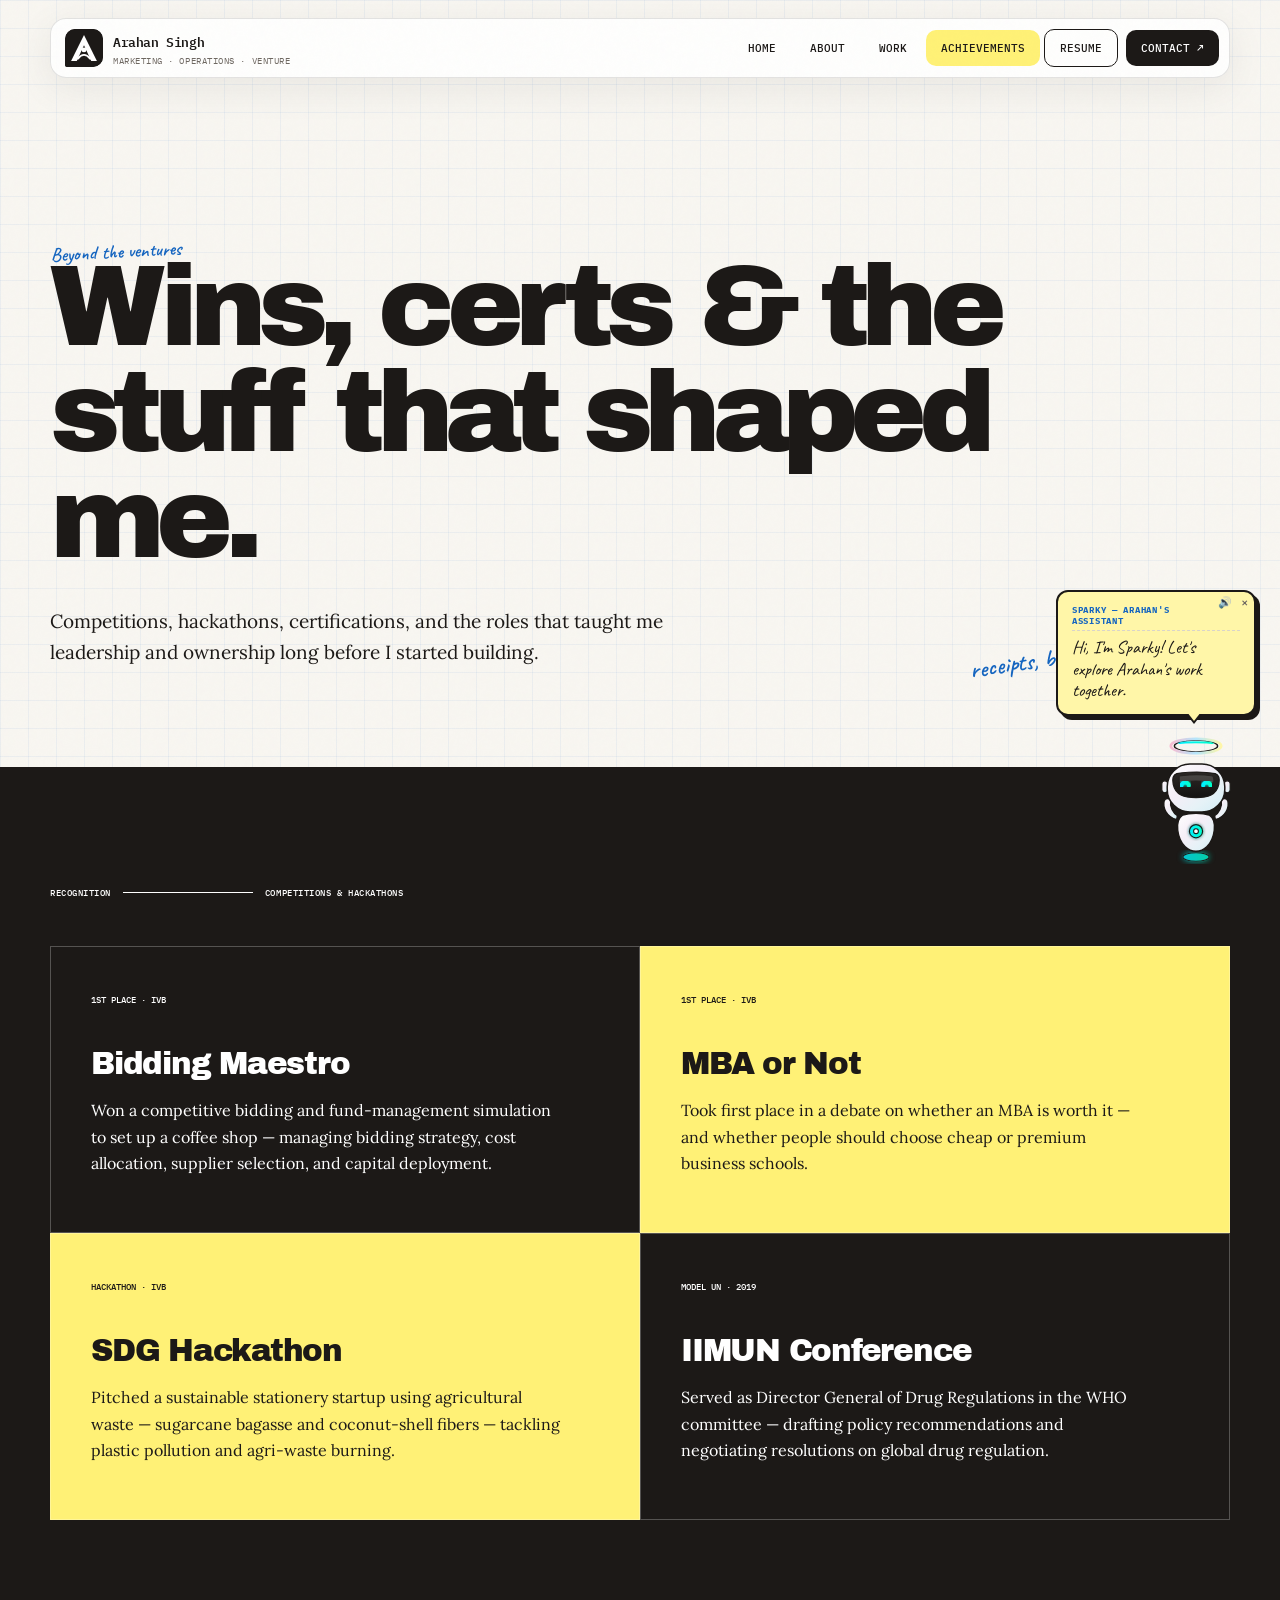
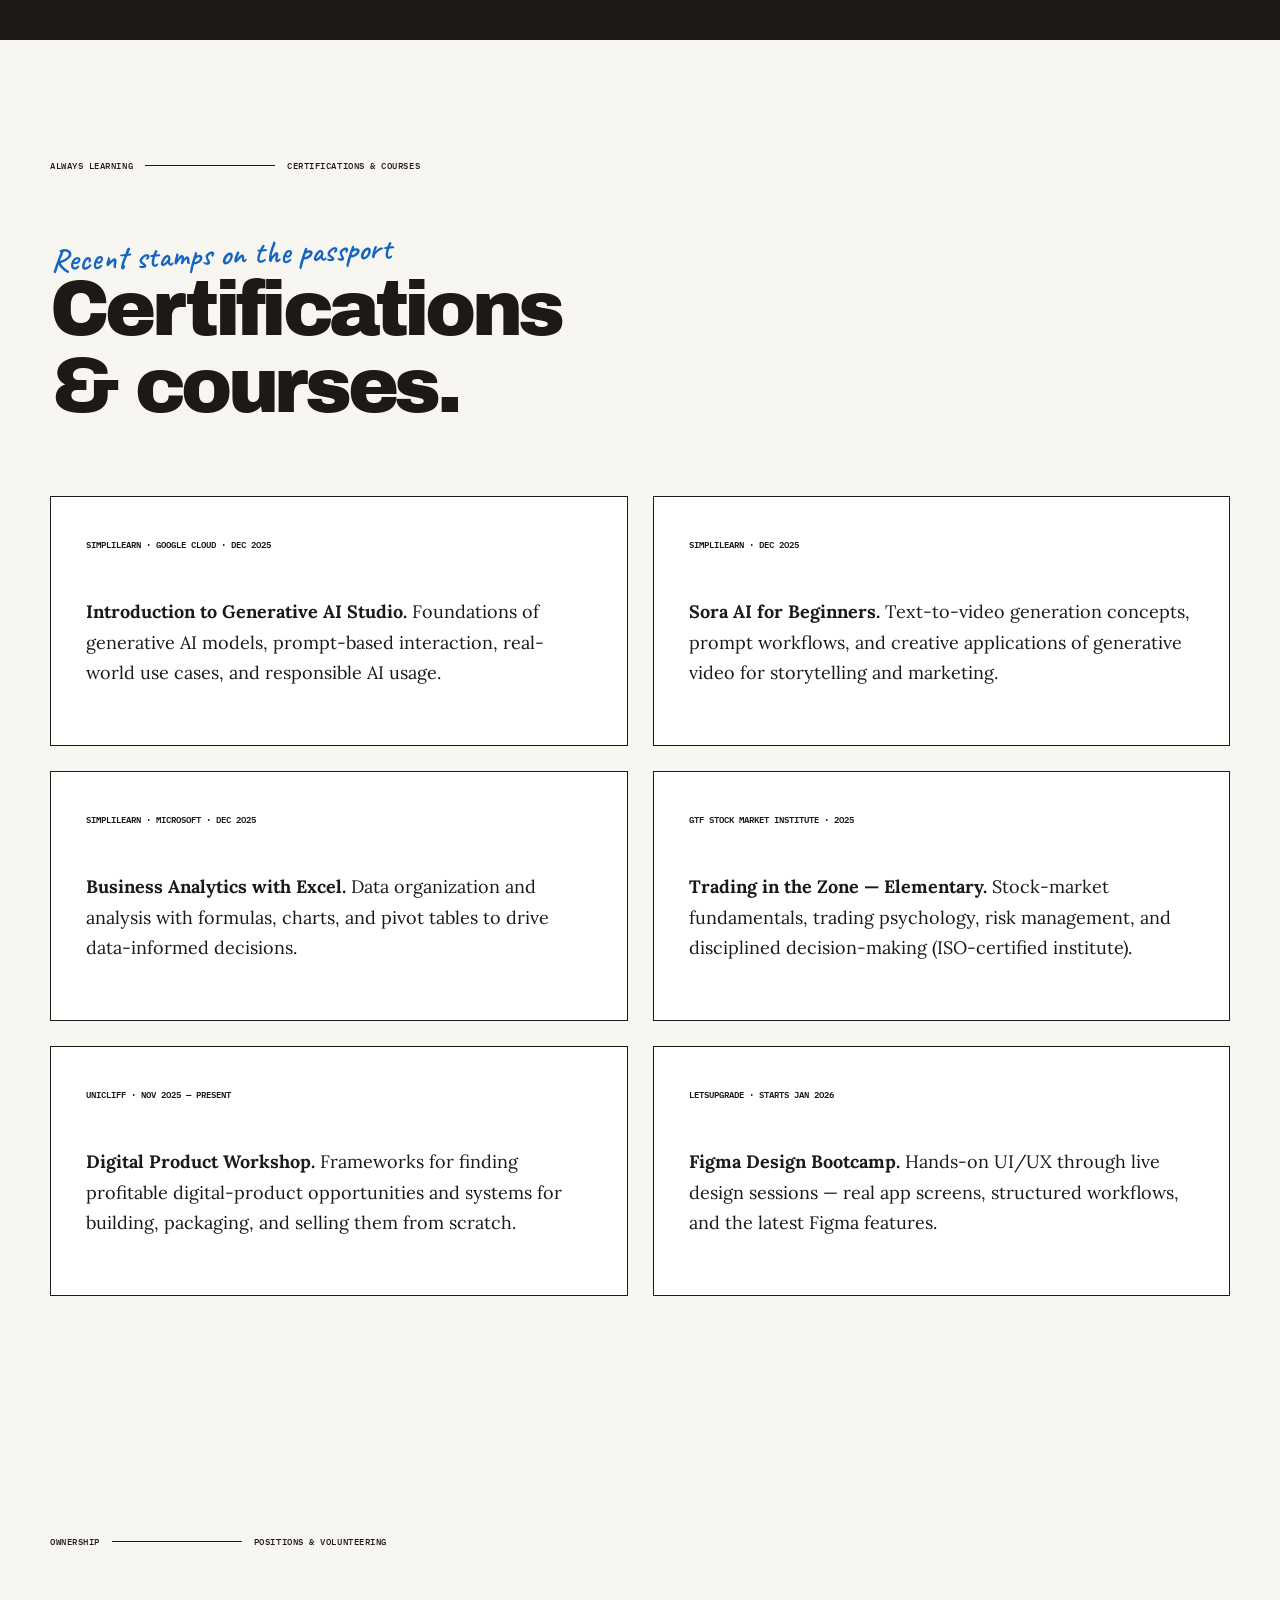
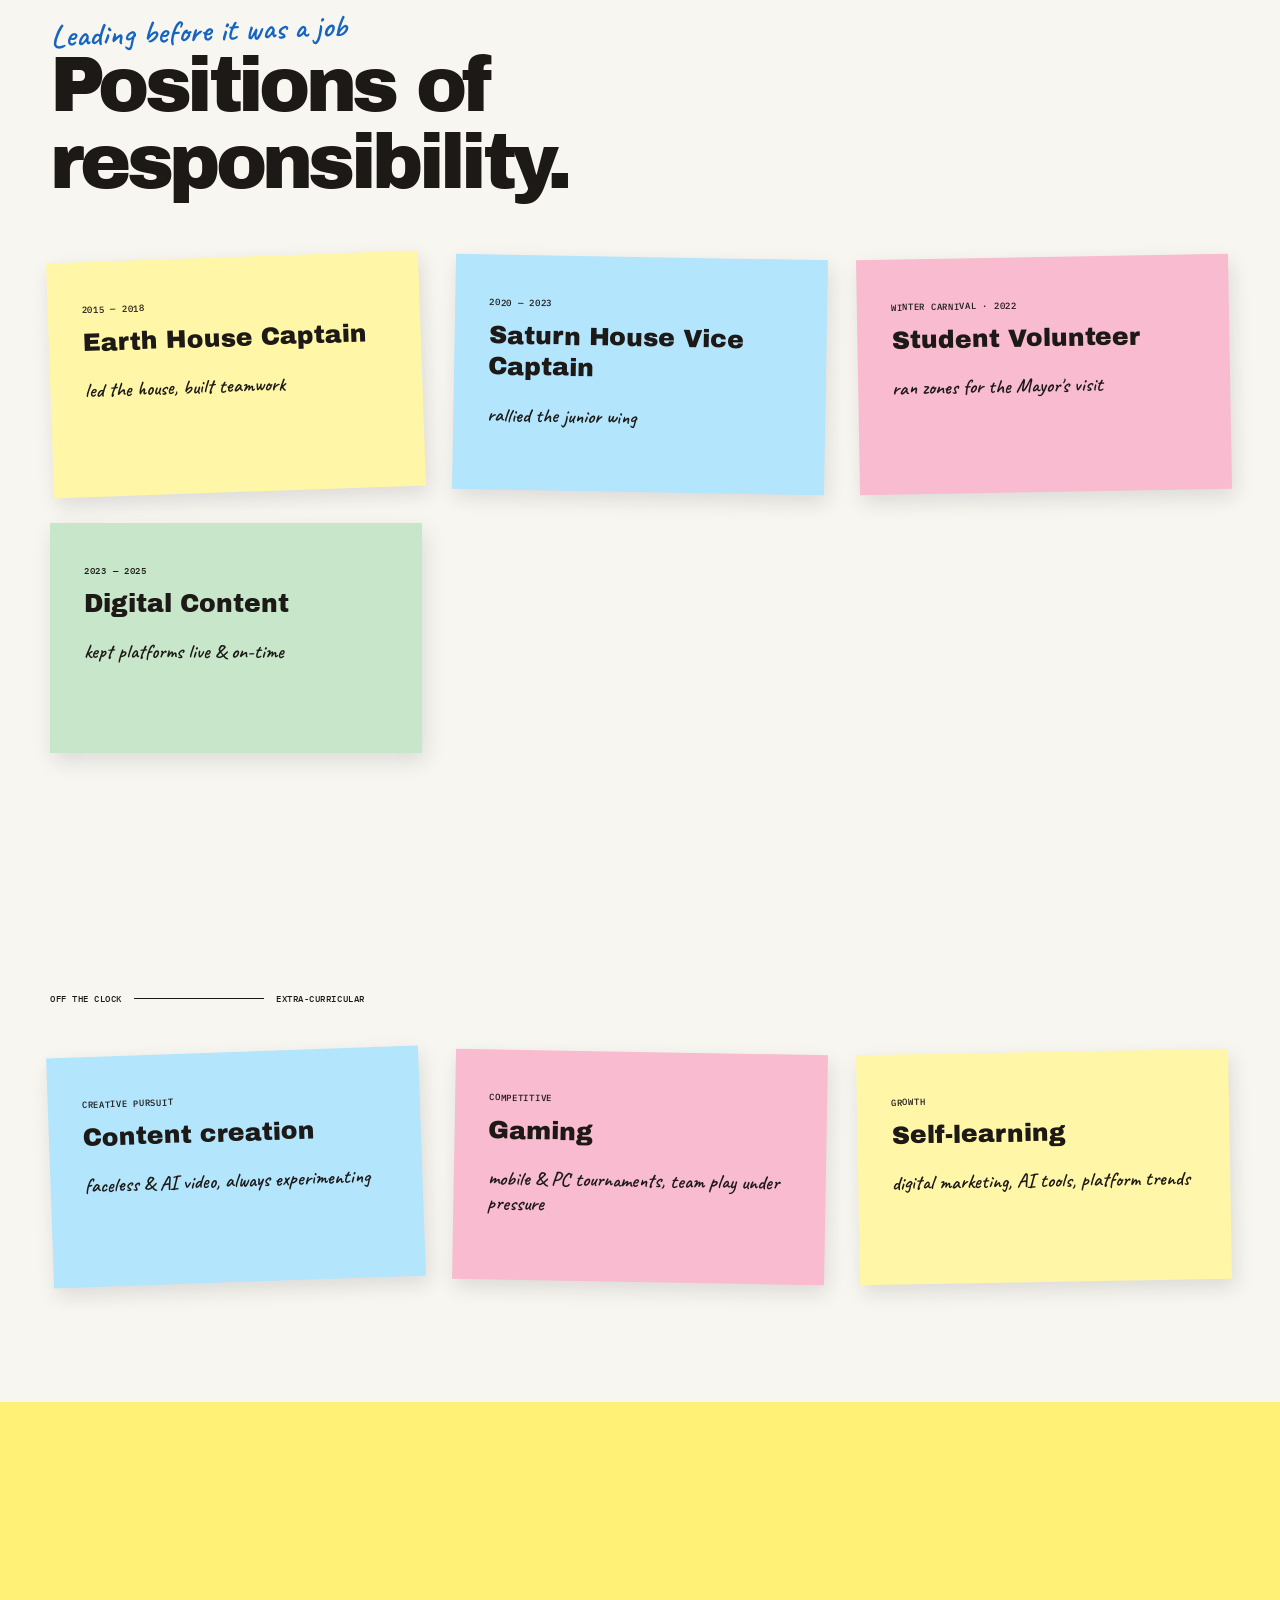
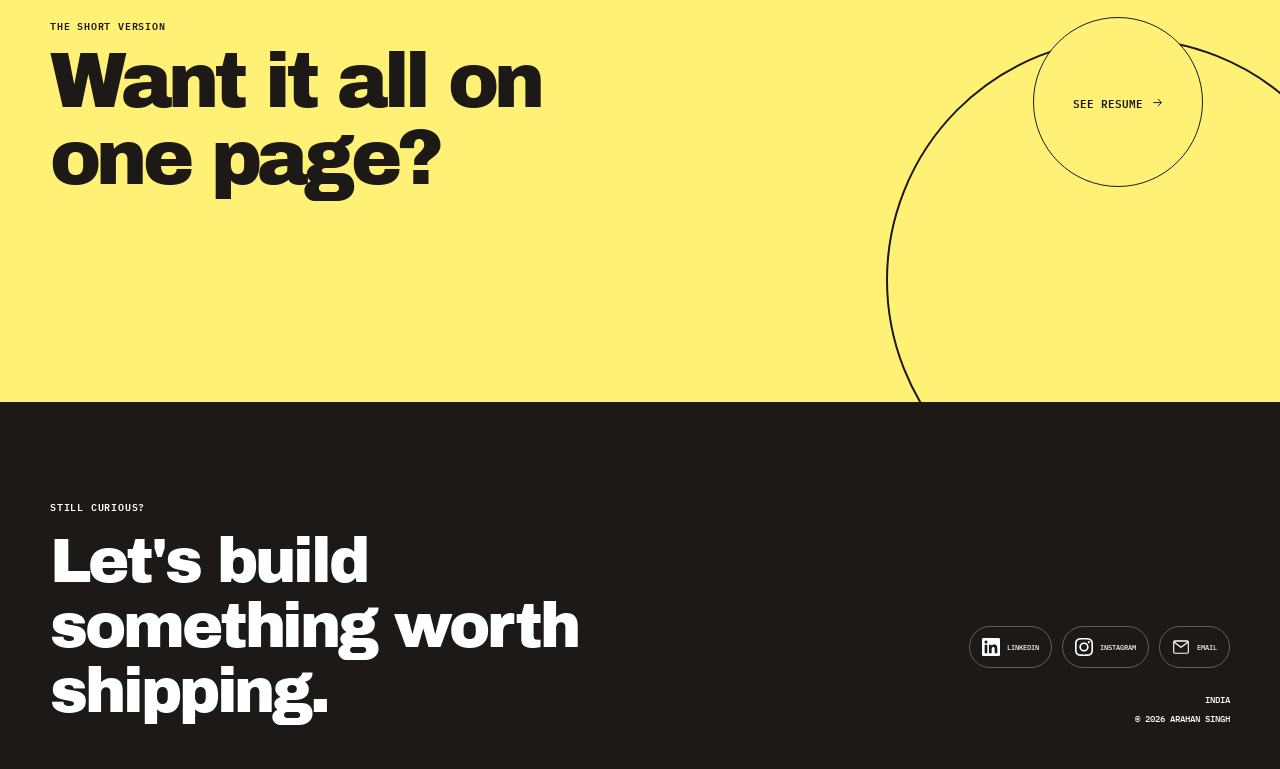
<file: achievements.html>
<!DOCTYPE html>
<html lang="en">
<head>
  <meta charset="utf-8">
  <meta name="viewport" content="width=device-width, initial-scale=1">
  <title>Achievements — Arahan Singh</title>
  <meta name="description" content="Competitions, hackathons, certifications, and positions of responsibility that shaped Arahan Singh.">
  <link rel="icon" type="image/svg+xml" href="assets/img/logo.svg">
  <link rel="preconnect" href="https://fonts.googleapis.com">
  <link rel="preconnect" href="https://fonts.gstatic.com" crossorigin>
  <link href="https://fonts.googleapis.com/css2?family=Archivo+Black&family=Caveat:wght@500;600;700&family=IBM+Plex+Mono:wght@400;500;600&family=Lora:ital,wght@0,400;0,500;0,600;1,400&display=swap" rel="stylesheet">
  <link rel="stylesheet" href="assets/css/styles.css">
  <script src="assets/js/app.js" defer></script>
</head>
<body>
  <div class="noise" aria-hidden="true"></div>

  <header class="site-header">
    <a class="brand" href="index.html" aria-label="Arahan Singh, home" data-cursor>
      <span class="brand-mark"><img src="assets/img/logo.svg" alt="Arahan Singh logo" class="brand-logo-img"></span>
      <span class="brand-copy">Arahan Singh<small>Marketing · Operations · Venture</small></span>
    </a>
    <div class="mobile-actions">
      <a class="mobile-resume" href="resume.html" aria-label="Resume">Resume</a>
      <button class="menu-button" aria-expanded="false" aria-controls="site-nav" aria-label="Menu">
        <svg viewBox="0 0 24 24" fill="none" stroke="currentColor" stroke-width="2" stroke-linecap="round" stroke-linejoin="round">
          <line x1="3" y1="12" x2="21" y2="12"></line>
          <line x1="3" y1="6" x2="21" y2="6"></line>
          <line x1="3" y1="18" x2="21" y2="18"></line>
        </svg>
      </button>
    </div>
    <nav class="site-nav" id="site-nav" aria-label="Main navigation">
      <a href="index.html">Home</a>
      <a href="about.html">About</a>
      <a href="work.html">Work</a>
      <a href="achievements.html">Achievements</a>
      <a class="nav-resume" href="resume.html">Resume</a>
      <a class="nav-contact" href="contact.html">Contact ↗</a>
    </nav>
  </header>

  <main id="app" tabindex="-1">
    <div class="page achievements-page">
      <section class="page-hero grid-paper reveal" data-cursor>
        <p class="intro-hand">Beyond the ventures</p>
        <h1>Wins, certs &amp; the<br>stuff that shaped me.</h1>
        <p>Competitions, hackathons, certifications, and the roles that taught me leadership and ownership long before I started building.</p>
        <p class="scribble">receipts, basically ↝</p>
      </section>

      <section class="section beliefs reveal">
        <div class="section-kicker"><span>Recognition</span><i></i><span>Competitions &amp; hackathons</span></div>
        <div class="finding-grid">
          <article>
            <span>1st place · IVB</span>
            <h3>Bidding Maestro</h3>
            <p>Won a competitive bidding and fund-management simulation to set up a coffee shop — managing bidding strategy, cost allocation, supplier selection, and capital deployment.</p>
          </article>
          <article>
            <span>1st place · IVB</span>
            <h3>MBA or Not</h3>
            <p>Took first place in a debate on whether an MBA is worth it — and whether people should choose cheap or premium business schools.</p>
          </article>
          <article>
            <span>Hackathon · IVB</span>
            <h3>SDG Hackathon</h3>
            <p>Pitched a sustainable stationery startup using agricultural waste — sugarcane bagasse and coconut-shell fibers — tackling plastic pollution and agri-waste burning.</p>
          </article>
          <article>
            <span>Model UN · 2019</span>
            <h3>IIMUN Conference</h3>
            <p>Served as Director General of Drug Regulations in the WHO committee — drafting policy recommendations and negotiating resolutions on global drug regulation.</p>
          </article>
        </div>
      </section>

      <section class="section reveal">
        <div class="section-kicker"><span>Always learning</span><i></i><span>Certifications &amp; courses</span></div>
        <div>
          <p class="hand-note">Recent stamps on the passport</p>
          <h2>Certifications<br>&amp; courses.</h2>
        </div>
        <div class="completed-summary-grid">
          <article>
            <span>Simplilearn · Google Cloud · Dec 2025</span>
            <p><strong>Introduction to Generative AI Studio.</strong> Foundations of generative AI models, prompt-based interaction, real-world use cases, and responsible AI usage.</p>
          </article>
          <article>
            <span>Simplilearn · Dec 2025</span>
            <p><strong>Sora AI for Beginners.</strong> Text-to-video generation concepts, prompt workflows, and creative applications of generative video for storytelling and marketing.</p>
          </article>
          <article>
            <span>Simplilearn · Microsoft · Dec 2025</span>
            <p><strong>Business Analytics with Excel.</strong> Data organization and analysis with formulas, charts, and pivot tables to drive data-informed decisions.</p>
          </article>
          <article>
            <span>GTF Stock Market Institute · 2025</span>
            <p><strong>Trading in the Zone — Elementary.</strong> Stock-market fundamentals, trading psychology, risk management, and disciplined decision-making (ISO-certified institute).</p>
          </article>
          <article>
            <span>Unicliff · Nov 2025 — Present</span>
            <p><strong>Digital Product Workshop.</strong> Frameworks for finding profitable digital-product opportunities and systems for building, packaging, and selling them from scratch.</p>
          </article>
          <article>
            <span>Letsupgrade · Starts Jan 2026</span>
            <p><strong>Figma Design Bootcamp.</strong> Hands-on UI/UX through live design sessions — real app screens, structured workflows, and the latest Figma features.</p>
          </article>
        </div>
      </section>

      <section class="section reveal">
        <div class="section-kicker"><span>Ownership</span><i></i><span>Positions &amp; volunteering</span></div>
        <div>
          <p class="hand-note">Leading before it was a job</p>
          <h2>Positions of<br>responsibility.</h2>
        </div>
        <div class="now-grid" style="margin-top:55px;">
          <article class="sticky-yellow">
            <small>2015 — 2018</small>
            <strong>Earth House Captain</strong>
            <p>led the house, built teamwork</p>
          </article>
          <article class="sticky-blue">
            <small>2020 — 2023</small>
            <strong>Saturn House Vice Captain</strong>
            <p>rallied the junior wing</p>
          </article>
          <article class="sticky-pink">
            <small>Winter Carnival · 2022</small>
            <strong>Student Volunteer</strong>
            <p>ran zones for the Mayor's visit</p>
          </article>
          <article class="sticky-green">
            <small>2023 — 2025</small>
            <strong>Digital Content</strong>
            <p>kept platforms live &amp; on-time</p>
          </article>
        </div>
      </section>

      <section class="section reveal">
        <div class="section-kicker"><span>Off the clock</span><i></i><span>Extra-curricular</span></div>
        <div class="now-grid">
          <article class="sticky-blue">
            <small>Creative pursuit</small>
            <strong>Content creation</strong>
            <p>faceless &amp; AI video, always experimenting</p>
          </article>
          <article class="sticky-pink">
            <small>Competitive</small>
            <strong>Gaming</strong>
            <p>mobile &amp; PC tournaments, team play under pressure</p>
          </article>
          <article class="sticky-yellow">
            <small>Growth</small>
            <strong>Self-learning</strong>
            <p>digital marketing, AI tools, platform trends</p>
          </article>
        </div>
      </section>

      <section class="closing-section reveal">
        <p class="eyebrow">The short version</p>
        <h2>Want it all on<br>one page?</h2>
        <a href="resume.html" class="circle-link" data-cursor-text="Resume">See resume <svg viewBox="0 0 24 24" aria-hidden="true"><path d="M5 12h13M13 6l6 6-6 6"></path></svg></a>
      </section>
    </div>
  </main>

  <footer class="site-footer">
    <div>
      <p class="eyebrow">Still curious?</p>
      <a class="footer-cta" href="contact.html" data-cursor-text="Say hi">Let's build something worth shipping.</a>
    </div>
    <div class="footer-meta">
      <nav class="footer-socials" aria-label="Social links">
        <a href="https://www.linkedin.com/in/arahansingh" target="_blank" rel="noreferrer" aria-label="LinkedIn, opens in a new tab">
          <svg viewBox="0 0 24 24" aria-hidden="true"><path d="M20.447 20.452h-3.554v-5.569c0-1.328-.027-3.037-1.852-3.037-1.853 0-2.136 1.445-2.136 2.939v5.667H9.351V9h3.414v1.561h.046c.477-.9 1.637-1.85 3.37-1.85 3.601 0 4.267 2.37 4.267 5.455v6.286zM5.337 7.433c-1.144 0-2.063-.926-2.063-2.065 0-1.138.92-2.063 2.063-2.063 1.14 0 2.064.925 2.064 2.063 0 1.139-.925 2.065-2.064 2.065zm1.782 13.019H3.555V9h3.564v11.452zM22.225 0H1.771C.792 0 0 .774 0 1.729v20.542C0 23.227.792 24 1.771 24h20.451C23.2 24 24 23.227 24 22.271V1.729C24 .774 23.2 0 22.222 0h.003z"></path></svg>
          <span>LinkedIn</span>
        </a>
        <a href="https://www.instagram.com/arahxan/" target="_blank" rel="noreferrer" aria-label="Instagram, opens in a new tab">
          <svg viewBox="0 0 24 24" aria-hidden="true"><path d="M7.03.084C5.753.144 4.881.348 4.119.647c-.789.308-1.458.72-2.123 1.388C1.331 2.703.921 3.372.616 4.162.321 4.926.121 5.798.065 7.076c-.056 1.278-.069 1.688-.063 4.947.006 3.259.021 3.667.083 4.947.061 1.277.264 2.148.563 2.911.308.789.72 1.457 1.388 2.123.668.665 1.337 1.074 2.129 1.38.763.295 1.636.496 2.913.552 1.277.056 1.688.069 4.946.063 3.258-.006 3.668-.021 4.948-.081 1.28-.061 2.147-.265 2.91-.564.789-.308 1.458-.72 2.123-1.388.665-.668 1.074-1.338 1.379-2.128.296-.764.497-1.636.552-2.913.056-1.281.069-1.69.063-4.948-.006-3.258-.021-3.667-.082-4.946-.061-1.28-.264-2.149-.563-2.912-.308-.789-.72-1.457-1.388-2.123C21.298 1.33 20.628.921 19.838.617 19.074.321 18.202.12 16.924.065 15.647.009 15.236-.005 11.977.001 8.718.008 8.31.022 7.03.084m.14 21.693c-1.17-.051-1.805-.245-2.228-.408-.561-.216-.96-.477-1.382-.895-.422-.418-.681-.819-.9-1.378-.164-.423-.362-1.058-.417-2.228-.059-1.265-.072-1.644-.079-4.848-.007-3.204.005-3.583.061-4.848.05-1.169.245-1.805.408-2.228.216-.561.476-.96.895-1.382.419-.421.818-.681 1.378-.9.423-.165 1.058-.361 2.227-.417 1.266-.06 1.645-.072 4.848-.079 3.203-.007 3.584.005 4.85.061 1.169.051 1.805.244 2.228.408.561.216.96.475 1.382.895.422.419.682.818.901 1.379.165.422.362 1.056.417 2.226.06 1.266.074 1.645.08 4.848.006 3.203-.006 3.583-.061 4.848-.051 1.17-.245 1.806-.408 2.229-.216.56-.476.96-.895 1.381-.419.422-.818.682-1.378.9-.423.165-1.058.362-2.227.418-1.265.059-1.645.072-4.849.079-3.204.007-3.582-.006-4.848-.061M16.953 5.586a1.44 1.44 0 1 0 2.88-.004 1.44 1.44 0 0 0-2.88.004M5.839 12.012c.006 3.403 2.77 6.156 6.173 6.149 3.403-.006 6.157-2.77 6.15-6.173-.006-3.403-2.771-6.157-6.174-6.15-3.403.007-6.156 2.771-6.149 6.174M8 12.008a4 4 0 1 1 4.008 3.992A4 4 0 0 1 8 12.008"></path></svg>
          <span>Instagram</span>
        </a>
        <a href="mailto:arahansingh2000@gmail.com" aria-label="Email">
          <svg viewBox="0 0 24 24" aria-hidden="true"><path d="M1.5 5.25A2.25 2.25 0 0 1 3.75 3h16.5a2.25 2.25 0 0 1 2.25 2.25v13.5A2.25 2.25 0 0 1 20.25 21H3.75a2.25 2.25 0 0 1-2.25-2.25V5.25Zm2.02-.25 8.48 6.36L20.48 5H3.52ZM21 6.66l-8.4 6.3a1 1 0 0 1-1.2 0L3 6.66V18.75c0 .41.34.75.75.75h16.5c.41 0 .75-.34.75-.75V6.66Z"></path></svg>
          <span>Email</span>
        </a>
      </nav>
      <span>India</span>
      <span>© <span id="year">2026</span> Arahan Singh</span>
    </div>
  </footer>

  <div class="mascot-widget" id="mascot-widget" aria-label="Portfolio mascot assistant">
    <div class="mascot-bubble" id="mascot-bubble">
      <span class="mascot-bubble-mute" id="mascot-bubble-mute" role="button" title="Mute" aria-label="Mute">🔊</span>
      <span class="mascot-bubble-close" id="mascot-bubble-close" aria-label="Close bubble">×</span>
      <small class="mascot-bubble-label">SPARKY — ARAHAN'S ASSISTANT</small>
      <p id="mascot-bubble-text">Hi, I'm Sparky! Let's explore Arahan's work together.</p>
    </div>
    <button class="mascot-sleep-btn" id="mascot-sleep-btn" title="Send mascot to sleep">Take a break 💤</button>
    <div class="mascot-body-wrapper">
      <svg class="mascot-svg" viewBox="0 0 200 240" width="120" height="144" aria-hidden="true">
        <defs>
          <linearGradient id="holographic-body" x1="0%" y1="0%" x2="100%" y2="100%">
            <stop offset="0%" stop-color="#ffffff"></stop>
            <stop offset="40%" stop-color="#f5eef7"></stop>
            <stop offset="70%" stop-color="#e6f2f7"></stop>
            <stop offset="100%" stop-color="#d0edf5"></stop>
          </linearGradient>
          <linearGradient id="visor-grad" x1="0%" y1="0%" x2="0%" y2="100%">
            <stop offset="0%" stop-color="#2c2826"></stop>
            <stop offset="100%" stop-color="#141211"></stop>
          </linearGradient>
          <linearGradient id="halo-grad" x1="0%" y1="0%" x2="100%" y2="0%">
            <stop offset="0%" stop-color="#f8bbd0"></stop>
            <stop offset="50%" stop-color="#b3e5fc"></stop>
            <stop offset="100%" stop-color="#fff6a8"></stop>
          </linearGradient>
          <linearGradient id="cyan-neon" x1="0%" y1="0%" x2="100%" y2="0%">
            <stop offset="0%" stop-color="#00f0ff"></stop>
            <stop offset="100%" stop-color="#00ffcc"></stop>
          </linearGradient>
          <filter id="eye-glow" x="-20%" y="-20%" width="140%" height="140%">
            <feGaussianBlur stdDeviation="3" result="blur"></feGaussianBlur>
            <feComposite in="SourceGraphic" in2="blur" operator="over"></feComposite>
          </filter>
          <filter id="jet-fire" x="-30%" y="-30%" width="160%" height="160%">
            <feGaussianBlur stdDeviation="5" result="blur"></feGaussianBlur>
            <feComposite in="SourceGraphic" in2="blur" operator="over"></feComposite>
          </filter>
        </defs>
        <ellipse class="mascot-jet-glow" cx="100" cy="215" rx="22" ry="7" fill="url(#cyan-neon)" opacity="0.8" filter="url(#jet-fire)"></ellipse>
        <g class="mascot-body-group">
          <path class="mascot-body" d="M 78 145 C 90 141, 110 141, 122 145 C 137 155, 131 185, 118 198 C 108 208, 92 208, 82 198 C 69 185, 63 155, 78 145 Z" fill="url(#holographic-body)" stroke="#1c1917" stroke-width="2.5" stroke-linejoin="round"></path>
          <circle cx="100" cy="172" r="11" fill="url(#cyan-neon)" stroke="#1c1917" stroke-width="2" filter="url(#eye-glow)"></circle>
          <circle cx="100" cy="172" r="4" fill="#ffffff"></circle>
          <path class="mascot-left-arm" d="M 68 153 C 50 148, 44 132, 47 121 C 49 116, 56 116, 58 122 C 56 131, 62 142, 69 146 Z" fill="url(#holographic-body)" stroke="#1c1917" stroke-width="2.5" stroke-linejoin="round"></path>
          <path class="mascot-right-arm" d="M 132 153 C 150 148, 156 132, 153 121 C 151 116, 144 116, 142 122 C 144 131, 138 142, 131 146 Z" fill="url(#holographic-body)" stroke="#1c1917" stroke-width="2.5" stroke-linejoin="round"></path>
        </g>
        <g class="mascot-head-group">
          <rect class="mascot-ear-l" x="43" y="88" width="10" height="20" rx="5" fill="url(#holographic-body)" stroke="#1c1917" stroke-width="2"></rect>
          <rect class="mascot-ear-r" x="147" y="88" width="10" height="20" rx="5" fill="url(#holographic-body)" stroke="#1c1917" stroke-width="2"></rect>
          <rect class="mascot-head" x="52" y="60" width="96" height="80" rx="38" fill="url(#holographic-body)" stroke="#1c1917" stroke-width="2.5" stroke-linejoin="round"></rect>
          <path class="mascot-visor" d="M 68 76 C 68 76, 100 70, 132 76 C 138 78, 140 84, 138 94 C 134 112, 120 116, 100 116 C 80 116, 66 112, 62 94 C 60 84, 62 78, 68 76 Z" fill="url(#visor-grad)" stroke="#1c1917" stroke-width="2" stroke-linejoin="round"></path>
          <path d="M 72 80 C 72 80, 100 75, 128 80 C 130 84, 131 89, 128 92 C 114 87, 86 87, 72 92 Z" fill="#ffffff" opacity="0.15"></path>
          <g class="mascot-eyes">
            <path class="eye eye-left" d="M 76 96 C 76 89, 88 89, 88 96" fill="none" stroke="url(#cyan-neon)" stroke-width="6.5" stroke-linecap="round" filter="url(#eye-glow)"></path>
            <path class="eye eye-right" d="M 112 96 C 112 89, 124 89, 124 96" fill="none" stroke="url(#cyan-neon)" stroke-width="6.5" stroke-linecap="round" filter="url(#eye-glow)"></path>
          </g>
        </g>
        <g class="mascot-halo-group">
          <ellipse cx="100" cy="30" rx="36" ry="10" fill="none" stroke="#1c1917" stroke-width="2.5"></ellipse>
          <ellipse cx="100" cy="30" rx="42" ry="12" fill="none" stroke="url(#halo-grad)" stroke-width="4.5"></ellipse>
          <path d="M 72 26 C 80 23, 120 23, 128 26" fill="none" stroke="url(#cyan-neon)" stroke-width="2.5" stroke-linecap="round" filter="url(#eye-glow)"></path>
        </g>
      </svg>
    </div>
  </div>
</body>
</html>
</file>
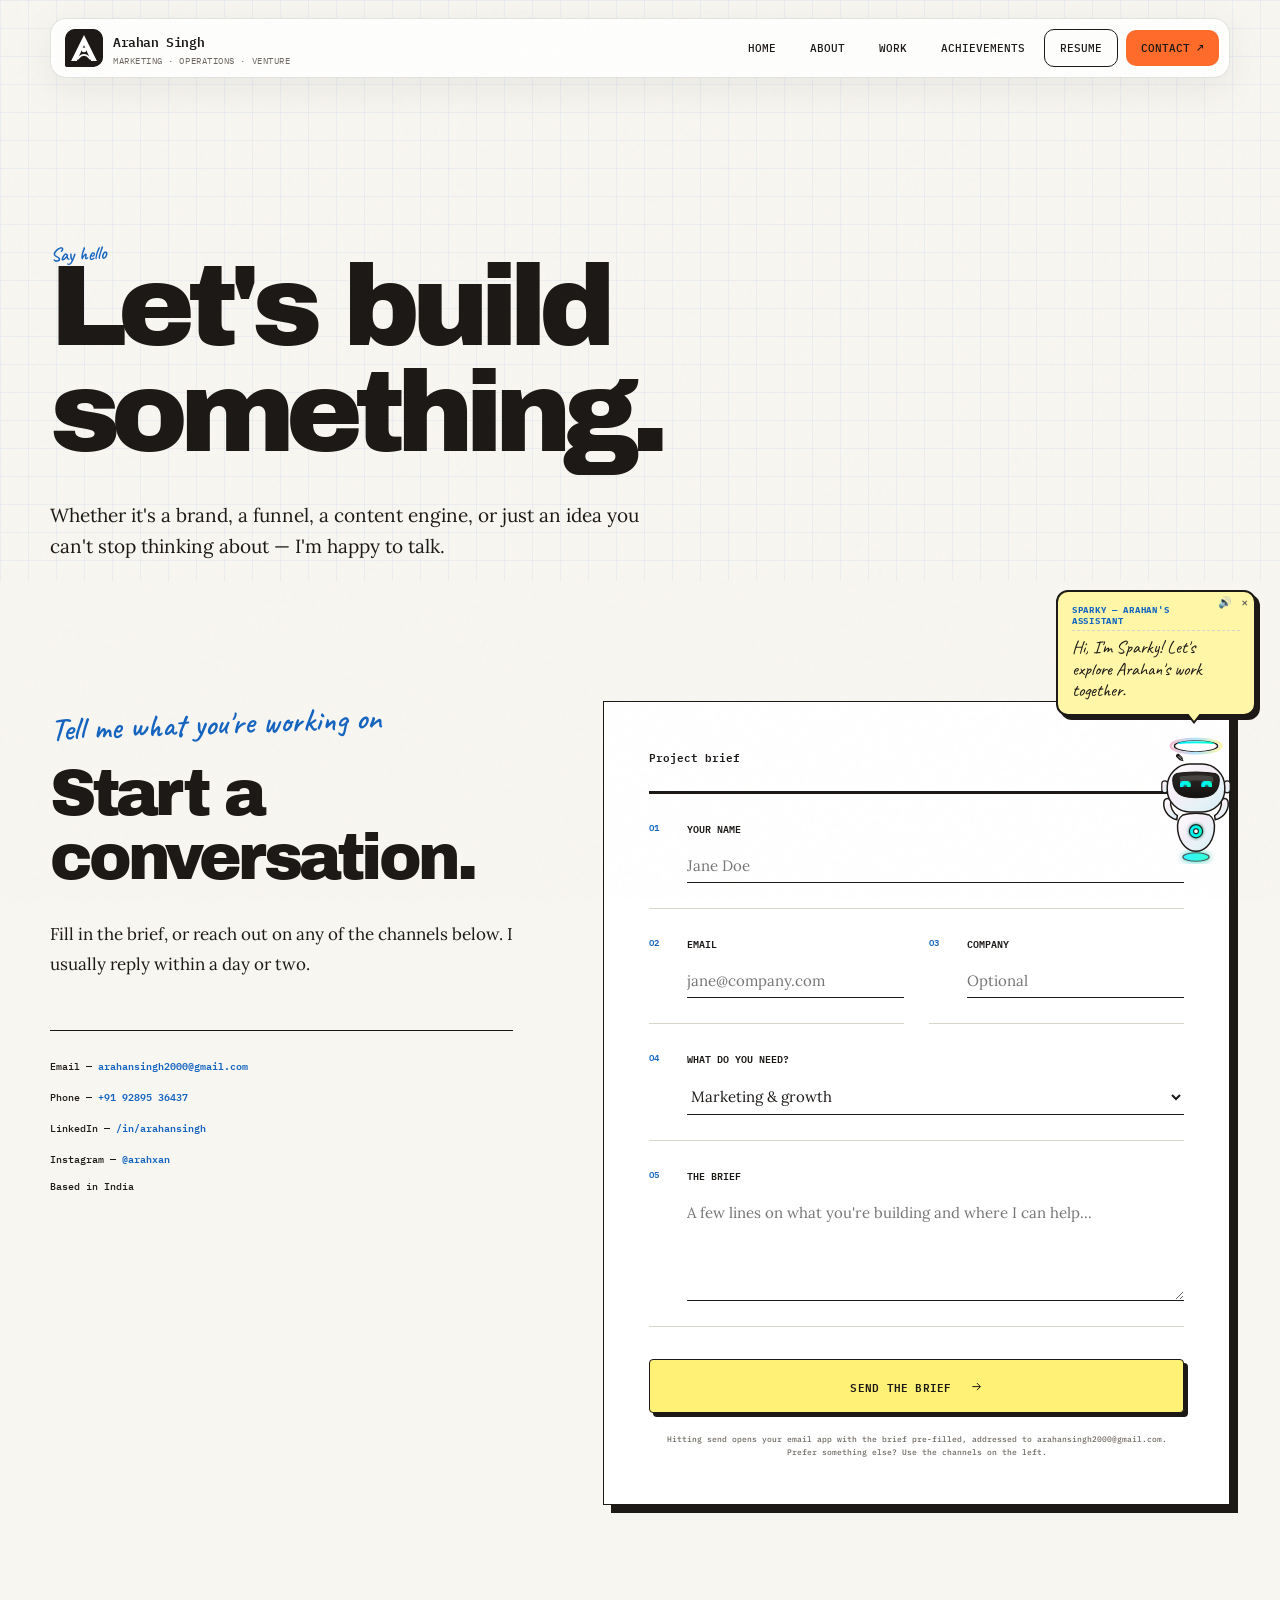
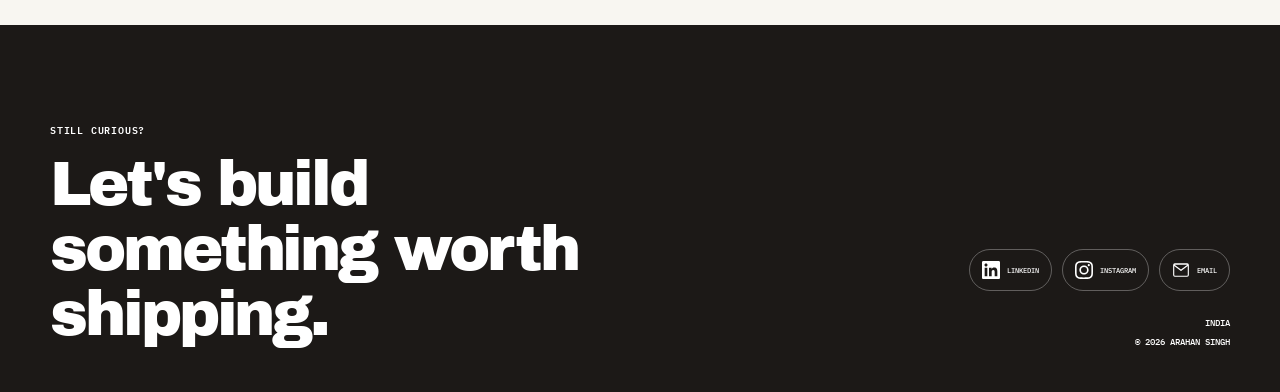
<file: contact.html>
<!DOCTYPE html>
<html lang="en">
<head>
  <meta charset="utf-8">
  <meta name="viewport" content="width=device-width, initial-scale=1">
  <title>Contact — Arahan Singh</title>
  <meta name="description" content="Get in touch with Arahan Singh about brands, marketing, content, and venture-building projects.">
  <link rel="icon" type="image/svg+xml" href="assets/img/logo.svg">
  <link rel="preconnect" href="https://fonts.googleapis.com">
  <link rel="preconnect" href="https://fonts.gstatic.com" crossorigin>
  <link href="https://fonts.googleapis.com/css2?family=Archivo+Black&family=Caveat:wght@500;600;700&family=IBM+Plex+Mono:wght@400;500;600&family=Lora:ital,wght@0,400;0,500;0,600;1,400&display=swap" rel="stylesheet">
  <link rel="stylesheet" href="assets/css/styles.css">
  <script src="assets/js/app.js" defer></script>
</head>
<body>
  <div class="noise" aria-hidden="true"></div>

  <header class="site-header">
    <a class="brand" href="index.html" aria-label="Arahan Singh, home" data-cursor>
      <span class="brand-mark"><img src="assets/img/logo.svg" alt="Arahan Singh logo" class="brand-logo-img"></span>
      <span class="brand-copy">Arahan Singh<small>Marketing · Operations · Venture</small></span>
    </a>
    <div class="mobile-actions">
      <a class="mobile-resume" href="resume.html" aria-label="Resume">Resume</a>
      <button class="menu-button" aria-expanded="false" aria-controls="site-nav" aria-label="Menu">
        <svg viewBox="0 0 24 24" fill="none" stroke="currentColor" stroke-width="2" stroke-linecap="round" stroke-linejoin="round">
          <line x1="3" y1="12" x2="21" y2="12"></line>
          <line x1="3" y1="6" x2="21" y2="6"></line>
          <line x1="3" y1="18" x2="21" y2="18"></line>
        </svg>
      </button>
    </div>
    <nav class="site-nav" id="site-nav" aria-label="Main navigation">
      <a href="index.html">Home</a>
      <a href="about.html">About</a>
      <a href="work.html">Work</a>
      <a href="achievements.html">Achievements</a>
      <a class="nav-resume" href="resume.html">Resume</a>
      <a class="nav-contact" href="contact.html">Contact ↗</a>
    </nav>
  </header>

  <main id="app" tabindex="-1">
    <div class="page contact-page">
      <section class="page-hero grid-paper reveal" data-cursor style="min-height:auto; padding-bottom:20px;">
        <p class="intro-hand">Say hello</p>
        <h1>Let's build<br>something.</h1>
        <p>Whether it's a brand, a funnel, a content engine, or just an idea you can't stop thinking about — I'm happy to talk.</p>
      </section>

      <section class="section contact-layout reveal">
        <div class="contact-side">
          <p class="hand-note">Tell me what you're working on</p>
          <h2>Start a conversation.</h2>
          <p>Fill in the brief, or reach out on any of the channels below. I usually reply within a day or two.</p>
          <div class="contact-details">
            <span>Email — <a href="mailto:arahansingh2000@gmail.com">arahansingh2000@gmail.com</a></span>
            <span>Phone — <a href="tel:+919289536437">+91 92895 36437</a></span>
            <span>LinkedIn — <a href="https://www.linkedin.com/in/arahansingh" target="_blank" rel="noreferrer">/in/arahansingh</a></span>
            <span>Instagram — <a href="https://www.instagram.com/arahxan/" target="_blank" rel="noreferrer">@arahxan</a></span>
            <span>Based in India</span>
          </div>
        </div>

        <form class="brief-form" novalidate data-email="arahansingh2000@gmail.com">
          <div class="form-title">Project brief <span>✎</span></div>

          <label>
            <span>01</span>
            <div>Your name
              <input type="text" name="name" required placeholder="Jane Doe">
            </div>
          </label>

          <div class="form-row">
            <label>
              <span>02</span>
              <div>Email
                <input type="email" name="email" required placeholder="jane@company.com">
              </div>
            </label>
            <label>
              <span>03</span>
              <div>Company
                <input type="text" name="company" placeholder="Optional">
              </div>
            </label>
          </div>

          <label>
            <span>04</span>
            <div>What do you need?
              <select name="topic">
                <option>Marketing &amp; growth</option>
                <option>Brand / venture building</option>
                <option>Content &amp; video</option>
                <option>Digital products / no-code</option>
                <option>Something else</option>
              </select>
            </div>
          </label>

          <label>
            <span>05</span>
            <div>The brief
              <textarea name="message" required placeholder="A few lines on what you're building and where I can help..."></textarea>
            </div>
          </label>

          <button class="button" type="submit" data-cursor-text="Send">Send the brief <svg viewBox="0 0 24 24" aria-hidden="true"><path d="M5 12h13M13 6l6 6-6 6"></path></svg></button>
          <p class="privacy-note">Hitting send opens your email app with the brief pre-filled, addressed to arahansingh2000@gmail.com. Prefer something else? Use the channels on the left.</p>

          <div class="success-note">
            <span class="success-pin"></span>
            <strong>Got it!</strong>
            <span>Thanks — I'll be in touch soon.</span>
          </div>
        </form>
      </section>
    </div>
  </main>

  <footer class="site-footer">
    <div>
      <p class="eyebrow">Still curious?</p>
      <a class="footer-cta" href="contact.html" data-cursor-text="Say hi">Let's build something worth shipping.</a>
    </div>
    <div class="footer-meta">
      <nav class="footer-socials" aria-label="Social links">
        <a href="https://www.linkedin.com/in/arahansingh" target="_blank" rel="noreferrer" aria-label="LinkedIn, opens in a new tab">
          <svg viewBox="0 0 24 24" aria-hidden="true"><path d="M20.447 20.452h-3.554v-5.569c0-1.328-.027-3.037-1.852-3.037-1.853 0-2.136 1.445-2.136 2.939v5.667H9.351V9h3.414v1.561h.046c.477-.9 1.637-1.85 3.37-1.85 3.601 0 4.267 2.37 4.267 5.455v6.286zM5.337 7.433c-1.144 0-2.063-.926-2.063-2.065 0-1.138.92-2.063 2.063-2.063 1.14 0 2.064.925 2.064 2.063 0 1.139-.925 2.065-2.064 2.065zm1.782 13.019H3.555V9h3.564v11.452zM22.225 0H1.771C.792 0 0 .774 0 1.729v20.542C0 23.227.792 24 1.771 24h20.451C23.2 24 24 23.227 24 22.271V1.729C24 .774 23.2 0 22.222 0h.003z"></path></svg>
          <span>LinkedIn</span>
        </a>
        <a href="https://www.instagram.com/arahxan/" target="_blank" rel="noreferrer" aria-label="Instagram, opens in a new tab">
          <svg viewBox="0 0 24 24" aria-hidden="true"><path d="M7.03.084C5.753.144 4.881.348 4.119.647c-.789.308-1.458.72-2.123 1.388C1.331 2.703.921 3.372.616 4.162.321 4.926.121 5.798.065 7.076c-.056 1.278-.069 1.688-.063 4.947.006 3.259.021 3.667.083 4.947.061 1.277.264 2.148.563 2.911.308.789.72 1.457 1.388 2.123.668.665 1.337 1.074 2.129 1.38.763.295 1.636.496 2.913.552 1.277.056 1.688.069 4.946.063 3.258-.006 3.668-.021 4.948-.081 1.28-.061 2.147-.265 2.91-.564.789-.308 1.458-.72 2.123-1.388.665-.668 1.074-1.338 1.379-2.128.296-.764.497-1.636.552-2.913.056-1.281.069-1.69.063-4.948-.006-3.258-.021-3.667-.082-4.946-.061-1.28-.264-2.149-.563-2.912-.308-.789-.72-1.457-1.388-2.123C21.298 1.33 20.628.921 19.838.617 19.074.321 18.202.12 16.924.065 15.647.009 15.236-.005 11.977.001 8.718.008 8.31.022 7.03.084m.14 21.693c-1.17-.051-1.805-.245-2.228-.408-.561-.216-.96-.477-1.382-.895-.422-.418-.681-.819-.9-1.378-.164-.423-.362-1.058-.417-2.228-.059-1.265-.072-1.644-.079-4.848-.007-3.204.005-3.583.061-4.848.05-1.169.245-1.805.408-2.228.216-.561.476-.96.895-1.382.419-.421.818-.681 1.378-.9.423-.165 1.058-.361 2.227-.417 1.266-.06 1.645-.072 4.848-.079 3.203-.007 3.584.005 4.85.061 1.169.051 1.805.244 2.228.408.561.216.96.475 1.382.895.422.419.682.818.901 1.379.165.422.362 1.056.417 2.226.06 1.266.074 1.645.08 4.848.006 3.203-.006 3.583-.061 4.848-.051 1.17-.245 1.806-.408 2.229-.216.56-.476.96-.895 1.381-.419.422-.818.682-1.378.9-.423.165-1.058.362-2.227.418-1.265.059-1.645.072-4.849.079-3.204.007-3.582-.006-4.848-.061M16.953 5.586a1.44 1.44 0 1 0 2.88-.004 1.44 1.44 0 0 0-2.88.004M5.839 12.012c.006 3.403 2.77 6.156 6.173 6.149 3.403-.006 6.157-2.77 6.15-6.173-.006-3.403-2.771-6.157-6.174-6.15-3.403.007-6.156 2.771-6.149 6.174M8 12.008a4 4 0 1 1 4.008 3.992A4 4 0 0 1 8 12.008"></path></svg>
          <span>Instagram</span>
        </a>
        <a href="mailto:arahansingh2000@gmail.com" aria-label="Email">
          <svg viewBox="0 0 24 24" aria-hidden="true"><path d="M1.5 5.25A2.25 2.25 0 0 1 3.75 3h16.5a2.25 2.25 0 0 1 2.25 2.25v13.5A2.25 2.25 0 0 1 20.25 21H3.75a2.25 2.25 0 0 1-2.25-2.25V5.25Zm2.02-.25 8.48 6.36L20.48 5H3.52ZM21 6.66l-8.4 6.3a1 1 0 0 1-1.2 0L3 6.66V18.75c0 .41.34.75.75.75h16.5c.41 0 .75-.34.75-.75V6.66Z"></path></svg>
          <span>Email</span>
        </a>
      </nav>
      <span>India</span>
      <span>© <span id="year">2026</span> Arahan Singh</span>
    </div>
  </footer>

  <div class="mascot-widget" id="mascot-widget" aria-label="Portfolio mascot assistant">
    <div class="mascot-bubble" id="mascot-bubble">
      <span class="mascot-bubble-mute" id="mascot-bubble-mute" role="button" title="Mute" aria-label="Mute">🔊</span>
      <span class="mascot-bubble-close" id="mascot-bubble-close" aria-label="Close bubble">×</span>
      <small class="mascot-bubble-label">SPARKY — ARAHAN'S ASSISTANT</small>
      <p id="mascot-bubble-text">Hi, I'm Sparky! Let's explore Arahan's work together.</p>
    </div>
    <button class="mascot-sleep-btn" id="mascot-sleep-btn" title="Send mascot to sleep">Take a break 💤</button>
    <div class="mascot-body-wrapper">
      <svg class="mascot-svg" viewBox="0 0 200 240" width="120" height="144" aria-hidden="true">
        <defs>
          <linearGradient id="holographic-body" x1="0%" y1="0%" x2="100%" y2="100%">
            <stop offset="0%" stop-color="#ffffff"></stop>
            <stop offset="40%" stop-color="#f5eef7"></stop>
            <stop offset="70%" stop-color="#e6f2f7"></stop>
            <stop offset="100%" stop-color="#d0edf5"></stop>
          </linearGradient>
          <linearGradient id="visor-grad" x1="0%" y1="0%" x2="0%" y2="100%">
            <stop offset="0%" stop-color="#2c2826"></stop>
            <stop offset="100%" stop-color="#141211"></stop>
          </linearGradient>
          <linearGradient id="halo-grad" x1="0%" y1="0%" x2="100%" y2="0%">
            <stop offset="0%" stop-color="#f8bbd0"></stop>
            <stop offset="50%" stop-color="#b3e5fc"></stop>
            <stop offset="100%" stop-color="#fff6a8"></stop>
          </linearGradient>
          <linearGradient id="cyan-neon" x1="0%" y1="0%" x2="100%" y2="0%">
            <stop offset="0%" stop-color="#00f0ff"></stop>
            <stop offset="100%" stop-color="#00ffcc"></stop>
          </linearGradient>
          <filter id="eye-glow" x="-20%" y="-20%" width="140%" height="140%">
            <feGaussianBlur stdDeviation="3" result="blur"></feGaussianBlur>
            <feComposite in="SourceGraphic" in2="blur" operator="over"></feComposite>
          </filter>
          <filter id="jet-fire" x="-30%" y="-30%" width="160%" height="160%">
            <feGaussianBlur stdDeviation="5" result="blur"></feGaussianBlur>
            <feComposite in="SourceGraphic" in2="blur" operator="over"></feComposite>
          </filter>
        </defs>
        <ellipse class="mascot-jet-glow" cx="100" cy="215" rx="22" ry="7" fill="url(#cyan-neon)" opacity="0.8" filter="url(#jet-fire)"></ellipse>
        <g class="mascot-body-group">
          <path class="mascot-body" d="M 78 145 C 90 141, 110 141, 122 145 C 137 155, 131 185, 118 198 C 108 208, 92 208, 82 198 C 69 185, 63 155, 78 145 Z" fill="url(#holographic-body)" stroke="#1c1917" stroke-width="2.5" stroke-linejoin="round"></path>
          <circle cx="100" cy="172" r="11" fill="url(#cyan-neon)" stroke="#1c1917" stroke-width="2" filter="url(#eye-glow)"></circle>
          <circle cx="100" cy="172" r="4" fill="#ffffff"></circle>
          <path class="mascot-left-arm" d="M 68 153 C 50 148, 44 132, 47 121 C 49 116, 56 116, 58 122 C 56 131, 62 142, 69 146 Z" fill="url(#holographic-body)" stroke="#1c1917" stroke-width="2.5" stroke-linejoin="round"></path>
          <path class="mascot-right-arm" d="M 132 153 C 150 148, 156 132, 153 121 C 151 116, 144 116, 142 122 C 144 131, 138 142, 131 146 Z" fill="url(#holographic-body)" stroke="#1c1917" stroke-width="2.5" stroke-linejoin="round"></path>
        </g>
        <g class="mascot-head-group">
          <rect class="mascot-ear-l" x="43" y="88" width="10" height="20" rx="5" fill="url(#holographic-body)" stroke="#1c1917" stroke-width="2"></rect>
          <rect class="mascot-ear-r" x="147" y="88" width="10" height="20" rx="5" fill="url(#holographic-body)" stroke="#1c1917" stroke-width="2"></rect>
          <rect class="mascot-head" x="52" y="60" width="96" height="80" rx="38" fill="url(#holographic-body)" stroke="#1c1917" stroke-width="2.5" stroke-linejoin="round"></rect>
          <path class="mascot-visor" d="M 68 76 C 68 76, 100 70, 132 76 C 138 78, 140 84, 138 94 C 134 112, 120 116, 100 116 C 80 116, 66 112, 62 94 C 60 84, 62 78, 68 76 Z" fill="url(#visor-grad)" stroke="#1c1917" stroke-width="2" stroke-linejoin="round"></path>
          <path d="M 72 80 C 72 80, 100 75, 128 80 C 130 84, 131 89, 128 92 C 114 87, 86 87, 72 92 Z" fill="#ffffff" opacity="0.15"></path>
          <g class="mascot-eyes">
            <path class="eye eye-left" d="M 76 96 C 76 89, 88 89, 88 96" fill="none" stroke="url(#cyan-neon)" stroke-width="6.5" stroke-linecap="round" filter="url(#eye-glow)"></path>
            <path class="eye eye-right" d="M 112 96 C 112 89, 124 89, 124 96" fill="none" stroke="url(#cyan-neon)" stroke-width="6.5" stroke-linecap="round" filter="url(#eye-glow)"></path>
          </g>
        </g>
        <g class="mascot-halo-group">
          <ellipse cx="100" cy="30" rx="36" ry="10" fill="none" stroke="#1c1917" stroke-width="2.5"></ellipse>
          <ellipse cx="100" cy="30" rx="42" ry="12" fill="none" stroke="url(#halo-grad)" stroke-width="4.5"></ellipse>
          <path d="M 72 26 C 80 23, 120 23, 128 26" fill="none" stroke="url(#cyan-neon)" stroke-width="2.5" stroke-linecap="round" filter="url(#eye-glow)"></path>
        </g>
      </svg>
    </div>
  </div>
</body>
</html>
</file>
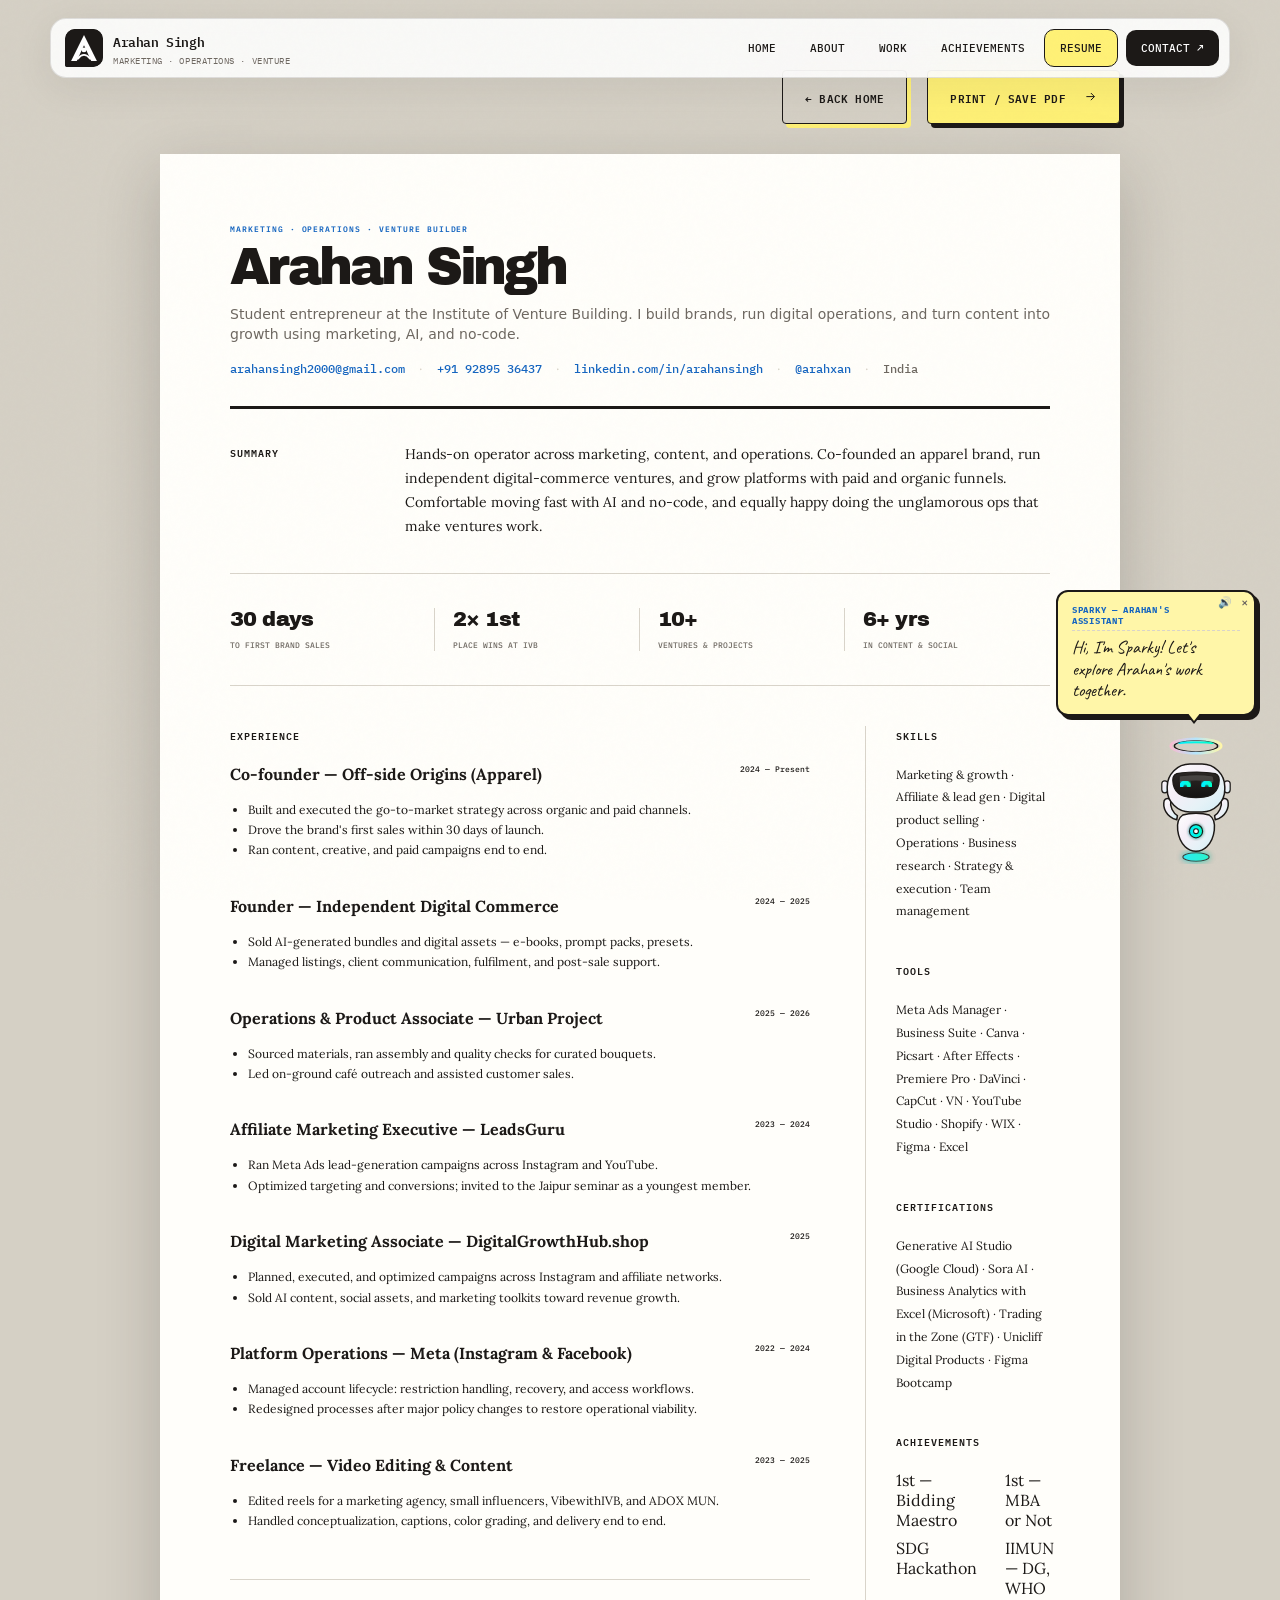
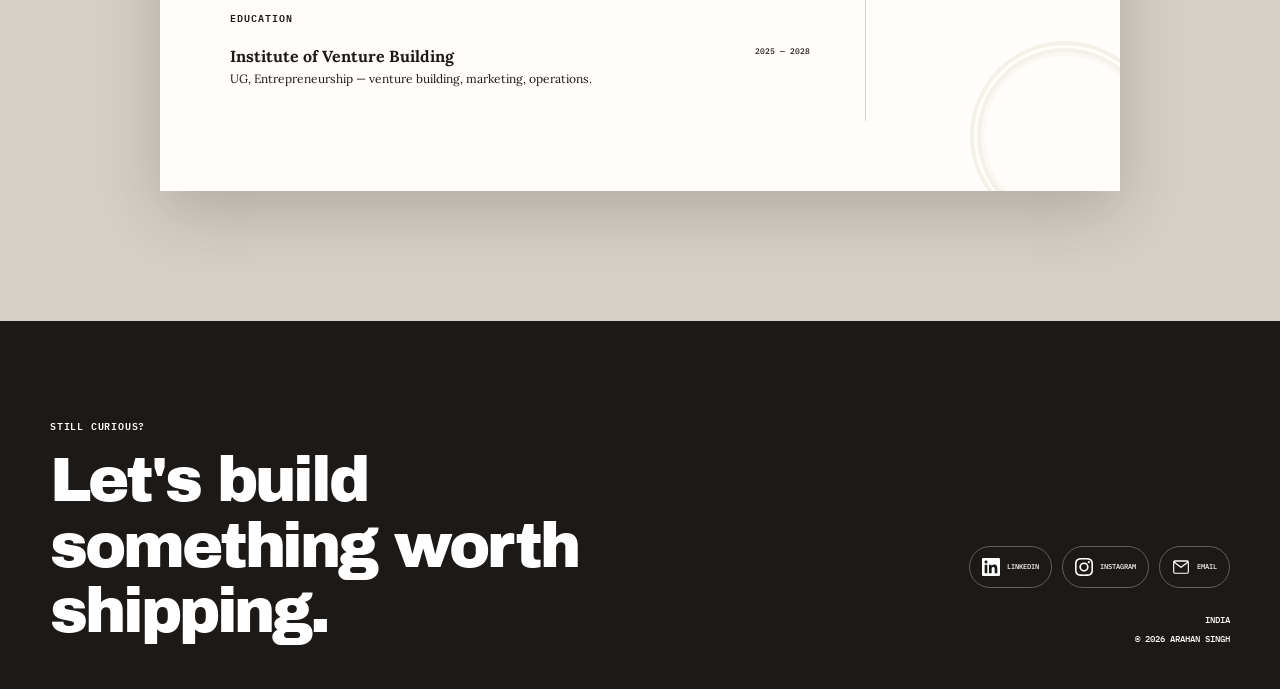
<file: resume.html>
<!DOCTYPE html>
<html lang="en">
<head>
  <meta charset="utf-8">
  <meta name="viewport" content="width=device-width, initial-scale=1">
  <title>Resume — Arahan Singh</title>
  <meta name="description" content="The one-page resume of Arahan Singh — marketing, operations, and venture building experience, skills, and certifications.">
  <link rel="icon" type="image/svg+xml" href="assets/img/logo.svg">
  <link rel="preconnect" href="https://fonts.googleapis.com">
  <link rel="preconnect" href="https://fonts.gstatic.com" crossorigin>
  <link href="https://fonts.googleapis.com/css2?family=Archivo+Black&family=Caveat:wght@500;600;700&family=IBM+Plex+Mono:wght@400;500;600&family=Lora:ital,wght@0,400;0,500;0,600;1,400&display=swap" rel="stylesheet">
  <link rel="stylesheet" href="assets/css/styles.css">
  <script src="assets/js/app.js" defer></script>
</head>
<body>
  <div class="noise" aria-hidden="true"></div>

  <header class="site-header">
    <a class="brand" href="index.html" aria-label="Arahan Singh, home" data-cursor>
      <span class="brand-mark"><img src="assets/img/logo.svg" alt="Arahan Singh logo" class="brand-logo-img"></span>
      <span class="brand-copy">Arahan Singh<small>Marketing · Operations · Venture</small></span>
    </a>
    <div class="mobile-actions">
      <a class="mobile-resume" href="resume.html" aria-label="Resume">Resume</a>
      <button class="menu-button" aria-expanded="false" aria-controls="site-nav" aria-label="Menu">
        <svg viewBox="0 0 24 24" fill="none" stroke="currentColor" stroke-width="2" stroke-linecap="round" stroke-linejoin="round">
          <line x1="3" y1="12" x2="21" y2="12"></line>
          <line x1="3" y1="6" x2="21" y2="6"></line>
          <line x1="3" y1="18" x2="21" y2="18"></line>
        </svg>
      </button>
    </div>
    <nav class="site-nav" id="site-nav" aria-label="Main navigation">
      <a href="index.html">Home</a>
      <a href="about.html">About</a>
      <a href="work.html">Work</a>
      <a href="achievements.html">Achievements</a>
      <a class="nav-resume" href="resume.html">Resume</a>
      <a class="nav-contact" href="contact.html">Contact ↗</a>
    </nav>
  </header>

  <main id="app" tabindex="-1">
    <div class="page resume-page">
      <div class="resume-wrap">
        <div class="resume-actions">
          <a class="button button-outline" href="index.html" data-cursor-text="Back">← Back home</a>
          <button class="button" onclick="window.print()" data-cursor-text="Print">Print / Save PDF <svg viewBox="0 0 24 24" aria-hidden="true"><path d="M5 12h13M13 6l6 6-6 6"></path></svg></button>
        </div>

        <article class="resume-paper">
          <header class="resume-header">
            <div class="resume-identity">
              <span class="resume-kicker">Marketing · Operations · Venture Builder</span>
              <h2>Arahan Singh</h2>
              <p>Student entrepreneur at the Institute of Venture Building. I build brands, run digital operations, and turn content into growth using marketing, AI, and no-code.</p>
            </div>
            <address class="resume-contact">
              <a class="resume-contact-link" href="mailto:arahansingh2000@gmail.com">arahansingh2000@gmail.com</a>
              <span class="resume-contact-dot">·</span>
              <a class="resume-contact-link" href="tel:+919289536437">+91 92895 36437</a>
              <span class="resume-contact-dot">·</span>
              <a class="resume-contact-link" href="https://www.linkedin.com/in/arahansingh" target="_blank" rel="noreferrer">linkedin.com/in/arahansingh</a>
              <span class="resume-contact-dot">·</span>
              <a class="resume-contact-link" href="https://www.instagram.com/arahxan/" target="_blank" rel="noreferrer">@arahxan</a>
              <span class="resume-contact-dot">·</span>
              <span class="resume-contact-static">India</span>
            </address>
          </header>

          <section class="resume-summary">
            <h3>Summary</h3>
            <p>Hands-on operator across marketing, content, and operations. Co-founded an apparel brand, run independent digital-commerce ventures, and grow platforms with paid and organic funnels. Comfortable moving fast with AI and no-code, and equally happy doing the unglamorous ops that make ventures work.</p>
          </section>

          <section>
            <div class="resume-impact-strip">
              <article><strong>30 days</strong><span>to first brand sales</span></article>
              <article><strong>2× 1st</strong><span>place wins at IVB</span></article>
              <article><strong>10+</strong><span>ventures &amp; projects</span></article>
              <article><strong>6+ yrs</strong><span>in content &amp; social</span></article>
            </div>
          </section>

          <div class="resume-columns">
            <main>
              <h3>Experience</h3>

              <article>
                <strong>Co-founder — Off-side Origins (Apparel)</strong>
                <time>2024 — Present</time>
                <ul>
                  <li>Built and executed the go-to-market strategy across organic and paid channels.</li>
                  <li>Drove the brand's first sales within 30 days of launch.</li>
                  <li>Ran content, creative, and paid campaigns end to end.</li>
                </ul>
              </article>

              <article>
                <strong>Founder — Independent Digital Commerce</strong>
                <time>2024 — 2025</time>
                <ul>
                  <li>Sold AI-generated bundles and digital assets — e-books, prompt packs, presets.</li>
                  <li>Managed listings, client communication, fulfilment, and post-sale support.</li>
                </ul>
              </article>

              <article>
                <strong>Operations &amp; Product Associate — Urban Project</strong>
                <time>2025 — 2026</time>
                <ul>
                  <li>Sourced materials, ran assembly and quality checks for curated bouquets.</li>
                  <li>Led on-ground café outreach and assisted customer sales.</li>
                </ul>
              </article>

              <article>
                <strong>Affiliate Marketing Executive — LeadsGuru</strong>
                <time>2023 — 2024</time>
                <ul>
                  <li>Ran Meta Ads lead-generation campaigns across Instagram and YouTube.</li>
                  <li>Optimized targeting and conversions; invited to the Jaipur seminar as a youngest member.</li>
                </ul>
              </article>

              <article>
                <strong>Digital Marketing Associate — DigitalGrowthHub.shop</strong>
                <time>2025</time>
                <ul>
                  <li>Planned, executed, and optimized campaigns across Instagram and affiliate networks.</li>
                  <li>Sold AI content, social assets, and marketing toolkits toward revenue growth.</li>
                </ul>
              </article>

              <article>
                <strong>Platform Operations — Meta (Instagram &amp; Facebook)</strong>
                <time>2022 — 2024</time>
                <ul>
                  <li>Managed account lifecycle: restriction handling, recovery, and access workflows.</li>
                  <li>Redesigned processes after major policy changes to restore operational viability.</li>
                </ul>
              </article>

              <article>
                <strong>Freelance — Video Editing &amp; Content</strong>
                <time>2023 — 2025</time>
                <ul>
                  <li>Edited reels for a marketing agency, small influencers, VibewithIVB, and ADOX MUN.</li>
                  <li>Handled conceptualization, captions, color grading, and delivery end to end.</li>
                </ul>
              </article>

              <h3>Education</h3>
              <article>
                <strong>Institute of Venture Building</strong>
                <time>2025 — 2028</time>
                <span>UG, Entrepreneurship — venture building, marketing, operations.</span>
              </article>
            </main>

            <aside>
              <h3>Skills</h3>
              <p>Marketing &amp; growth · Affiliate &amp; lead gen · Digital product selling · Operations · Business research · Strategy &amp; execution · Team management</p>

              <h3>Tools</h3>
              <p>Meta Ads Manager · Business Suite · Canva · Picsart · After Effects · Premiere Pro · DaVinci · CapCut · VN · YouTube Studio · Shopify · WIX · Figma · Excel</p>

              <h3>Certifications</h3>
              <p>Generative AI Studio (Google Cloud) · Sora AI · Business Analytics with Excel (Microsoft) · Trading in the Zone (GTF) · Unicliff Digital Products · Figma Bootcamp</p>

              <h3>Achievements</h3>
              <div class="resume-achievements">
                <span>1st — Bidding Maestro</span>
                <span>1st — MBA or Not</span>
                <span>SDG Hackathon</span>
                <span>IIMUN — DG, WHO</span>
              </div>
            </aside>
          </div>

          <div class="coffee-ring" aria-hidden="true"></div>
        </article>
      </div>
    </div>
  </main>

  <footer class="site-footer">
    <div>
      <p class="eyebrow">Still curious?</p>
      <a class="footer-cta" href="contact.html" data-cursor-text="Say hi">Let's build something worth shipping.</a>
    </div>
    <div class="footer-meta">
      <nav class="footer-socials" aria-label="Social links">
        <a href="https://www.linkedin.com/in/arahansingh" target="_blank" rel="noreferrer" aria-label="LinkedIn, opens in a new tab">
          <svg viewBox="0 0 24 24" aria-hidden="true"><path d="M20.447 20.452h-3.554v-5.569c0-1.328-.027-3.037-1.852-3.037-1.853 0-2.136 1.445-2.136 2.939v5.667H9.351V9h3.414v1.561h.046c.477-.9 1.637-1.85 3.37-1.85 3.601 0 4.267 2.37 4.267 5.455v6.286zM5.337 7.433c-1.144 0-2.063-.926-2.063-2.065 0-1.138.92-2.063 2.063-2.063 1.14 0 2.064.925 2.064 2.063 0 1.139-.925 2.065-2.064 2.065zm1.782 13.019H3.555V9h3.564v11.452zM22.225 0H1.771C.792 0 0 .774 0 1.729v20.542C0 23.227.792 24 1.771 24h20.451C23.2 24 24 23.227 24 22.271V1.729C24 .774 23.2 0 22.222 0h.003z"></path></svg>
          <span>LinkedIn</span>
        </a>
        <a href="https://www.instagram.com/arahxan/" target="_blank" rel="noreferrer" aria-label="Instagram, opens in a new tab">
          <svg viewBox="0 0 24 24" aria-hidden="true"><path d="M7.03.084C5.753.144 4.881.348 4.119.647c-.789.308-1.458.72-2.123 1.388C1.331 2.703.921 3.372.616 4.162.321 4.926.121 5.798.065 7.076c-.056 1.278-.069 1.688-.063 4.947.006 3.259.021 3.667.083 4.947.061 1.277.264 2.148.563 2.911.308.789.72 1.457 1.388 2.123.668.665 1.337 1.074 2.129 1.38.763.295 1.636.496 2.913.552 1.277.056 1.688.069 4.946.063 3.258-.006 3.668-.021 4.948-.081 1.28-.061 2.147-.265 2.91-.564.789-.308 1.458-.72 2.123-1.388.665-.668 1.074-1.338 1.379-2.128.296-.764.497-1.636.552-2.913.056-1.281.069-1.69.063-4.948-.006-3.258-.021-3.667-.082-4.946-.061-1.28-.264-2.149-.563-2.912-.308-.789-.72-1.457-1.388-2.123C21.298 1.33 20.628.921 19.838.617 19.074.321 18.202.12 16.924.065 15.647.009 15.236-.005 11.977.001 8.718.008 8.31.022 7.03.084m.14 21.693c-1.17-.051-1.805-.245-2.228-.408-.561-.216-.96-.477-1.382-.895-.422-.418-.681-.819-.9-1.378-.164-.423-.362-1.058-.417-2.228-.059-1.265-.072-1.644-.079-4.848-.007-3.204.005-3.583.061-4.848.05-1.169.245-1.805.408-2.228.216-.561.476-.96.895-1.382.419-.421.818-.681 1.378-.9.423-.165 1.058-.361 2.227-.417 1.266-.06 1.645-.072 4.848-.079 3.203-.007 3.584.005 4.85.061 1.169.051 1.805.244 2.228.408.561.216.96.475 1.382.895.422.419.682.818.901 1.379.165.422.362 1.056.417 2.226.06 1.266.074 1.645.08 4.848.006 3.203-.006 3.583-.061 4.848-.051 1.17-.245 1.806-.408 2.229-.216.56-.476.96-.895 1.381-.419.422-.818.682-1.378.9-.423.165-1.058.362-2.227.418-1.265.059-1.645.072-4.849.079-3.204.007-3.582-.006-4.848-.061M16.953 5.586a1.44 1.44 0 1 0 2.88-.004 1.44 1.44 0 0 0-2.88.004M5.839 12.012c.006 3.403 2.77 6.156 6.173 6.149 3.403-.006 6.157-2.77 6.15-6.173-.006-3.403-2.771-6.157-6.174-6.15-3.403.007-6.156 2.771-6.149 6.174M8 12.008a4 4 0 1 1 4.008 3.992A4 4 0 0 1 8 12.008"></path></svg>
          <span>Instagram</span>
        </a>
        <a href="mailto:arahansingh2000@gmail.com" aria-label="Email">
          <svg viewBox="0 0 24 24" aria-hidden="true"><path d="M1.5 5.25A2.25 2.25 0 0 1 3.75 3h16.5a2.25 2.25 0 0 1 2.25 2.25v13.5A2.25 2.25 0 0 1 20.25 21H3.75a2.25 2.25 0 0 1-2.25-2.25V5.25Zm2.02-.25 8.48 6.36L20.48 5H3.52ZM21 6.66l-8.4 6.3a1 1 0 0 1-1.2 0L3 6.66V18.75c0 .41.34.75.75.75h16.5c.41 0 .75-.34.75-.75V6.66Z"></path></svg>
          <span>Email</span>
        </a>
      </nav>
      <span>India</span>
      <span>© <span id="year">2026</span> Arahan Singh</span>
    </div>
  </footer>

  <div class="mascot-widget" id="mascot-widget" aria-label="Portfolio mascot assistant">
    <div class="mascot-bubble" id="mascot-bubble">
      <span class="mascot-bubble-mute" id="mascot-bubble-mute" role="button" title="Mute" aria-label="Mute">🔊</span>
      <span class="mascot-bubble-close" id="mascot-bubble-close" aria-label="Close bubble">×</span>
      <small class="mascot-bubble-label">SPARKY — ARAHAN'S ASSISTANT</small>
      <p id="mascot-bubble-text">Hi, I'm Sparky! Let's explore Arahan's work together.</p>
    </div>
    <button class="mascot-sleep-btn" id="mascot-sleep-btn" title="Send mascot to sleep">Take a break 💤</button>
    <div class="mascot-body-wrapper">
      <svg class="mascot-svg" viewBox="0 0 200 240" width="120" height="144" aria-hidden="true">
        <defs>
          <linearGradient id="holographic-body" x1="0%" y1="0%" x2="100%" y2="100%">
            <stop offset="0%" stop-color="#ffffff"></stop>
            <stop offset="40%" stop-color="#f5eef7"></stop>
            <stop offset="70%" stop-color="#e6f2f7"></stop>
            <stop offset="100%" stop-color="#d0edf5"></stop>
          </linearGradient>
          <linearGradient id="visor-grad" x1="0%" y1="0%" x2="0%" y2="100%">
            <stop offset="0%" stop-color="#2c2826"></stop>
            <stop offset="100%" stop-color="#141211"></stop>
          </linearGradient>
          <linearGradient id="halo-grad" x1="0%" y1="0%" x2="100%" y2="0%">
            <stop offset="0%" stop-color="#f8bbd0"></stop>
            <stop offset="50%" stop-color="#b3e5fc"></stop>
            <stop offset="100%" stop-color="#fff6a8"></stop>
          </linearGradient>
          <linearGradient id="cyan-neon" x1="0%" y1="0%" x2="100%" y2="0%">
            <stop offset="0%" stop-color="#00f0ff"></stop>
            <stop offset="100%" stop-color="#00ffcc"></stop>
          </linearGradient>
          <filter id="eye-glow" x="-20%" y="-20%" width="140%" height="140%">
            <feGaussianBlur stdDeviation="3" result="blur"></feGaussianBlur>
            <feComposite in="SourceGraphic" in2="blur" operator="over"></feComposite>
          </filter>
          <filter id="jet-fire" x="-30%" y="-30%" width="160%" height="160%">
            <feGaussianBlur stdDeviation="5" result="blur"></feGaussianBlur>
            <feComposite in="SourceGraphic" in2="blur" operator="over"></feComposite>
          </filter>
        </defs>
        <ellipse class="mascot-jet-glow" cx="100" cy="215" rx="22" ry="7" fill="url(#cyan-neon)" opacity="0.8" filter="url(#jet-fire)"></ellipse>
        <g class="mascot-body-group">
          <path class="mascot-body" d="M 78 145 C 90 141, 110 141, 122 145 C 137 155, 131 185, 118 198 C 108 208, 92 208, 82 198 C 69 185, 63 155, 78 145 Z" fill="url(#holographic-body)" stroke="#1c1917" stroke-width="2.5" stroke-linejoin="round"></path>
          <circle cx="100" cy="172" r="11" fill="url(#cyan-neon)" stroke="#1c1917" stroke-width="2" filter="url(#eye-glow)"></circle>
          <circle cx="100" cy="172" r="4" fill="#ffffff"></circle>
          <path class="mascot-left-arm" d="M 68 153 C 50 148, 44 132, 47 121 C 49 116, 56 116, 58 122 C 56 131, 62 142, 69 146 Z" fill="url(#holographic-body)" stroke="#1c1917" stroke-width="2.5" stroke-linejoin="round"></path>
          <path class="mascot-right-arm" d="M 132 153 C 150 148, 156 132, 153 121 C 151 116, 144 116, 142 122 C 144 131, 138 142, 131 146 Z" fill="url(#holographic-body)" stroke="#1c1917" stroke-width="2.5" stroke-linejoin="round"></path>
        </g>
        <g class="mascot-head-group">
          <rect class="mascot-ear-l" x="43" y="88" width="10" height="20" rx="5" fill="url(#holographic-body)" stroke="#1c1917" stroke-width="2"></rect>
          <rect class="mascot-ear-r" x="147" y="88" width="10" height="20" rx="5" fill="url(#holographic-body)" stroke="#1c1917" stroke-width="2"></rect>
          <rect class="mascot-head" x="52" y="60" width="96" height="80" rx="38" fill="url(#holographic-body)" stroke="#1c1917" stroke-width="2.5" stroke-linejoin="round"></rect>
          <path class="mascot-visor" d="M 68 76 C 68 76, 100 70, 132 76 C 138 78, 140 84, 138 94 C 134 112, 120 116, 100 116 C 80 116, 66 112, 62 94 C 60 84, 62 78, 68 76 Z" fill="url(#visor-grad)" stroke="#1c1917" stroke-width="2" stroke-linejoin="round"></path>
          <path d="M 72 80 C 72 80, 100 75, 128 80 C 130 84, 131 89, 128 92 C 114 87, 86 87, 72 92 Z" fill="#ffffff" opacity="0.15"></path>
          <g class="mascot-eyes">
            <path class="eye eye-left" d="M 76 96 C 76 89, 88 89, 88 96" fill="none" stroke="url(#cyan-neon)" stroke-width="6.5" stroke-linecap="round" filter="url(#eye-glow)"></path>
            <path class="eye eye-right" d="M 112 96 C 112 89, 124 89, 124 96" fill="none" stroke="url(#cyan-neon)" stroke-width="6.5" stroke-linecap="round" filter="url(#eye-glow)"></path>
          </g>
        </g>
        <g class="mascot-halo-group">
          <ellipse cx="100" cy="30" rx="36" ry="10" fill="none" stroke="#1c1917" stroke-width="2.5"></ellipse>
          <ellipse cx="100" cy="30" rx="42" ry="12" fill="none" stroke="url(#halo-grad)" stroke-width="4.5"></ellipse>
          <path d="M 72 26 C 80 23, 120 23, 128 26" fill="none" stroke="url(#cyan-neon)" stroke-width="2.5" stroke-linecap="round" filter="url(#eye-glow)"></path>
        </g>
      </svg>
    </div>
  </div>
</body>
</html>
</file>
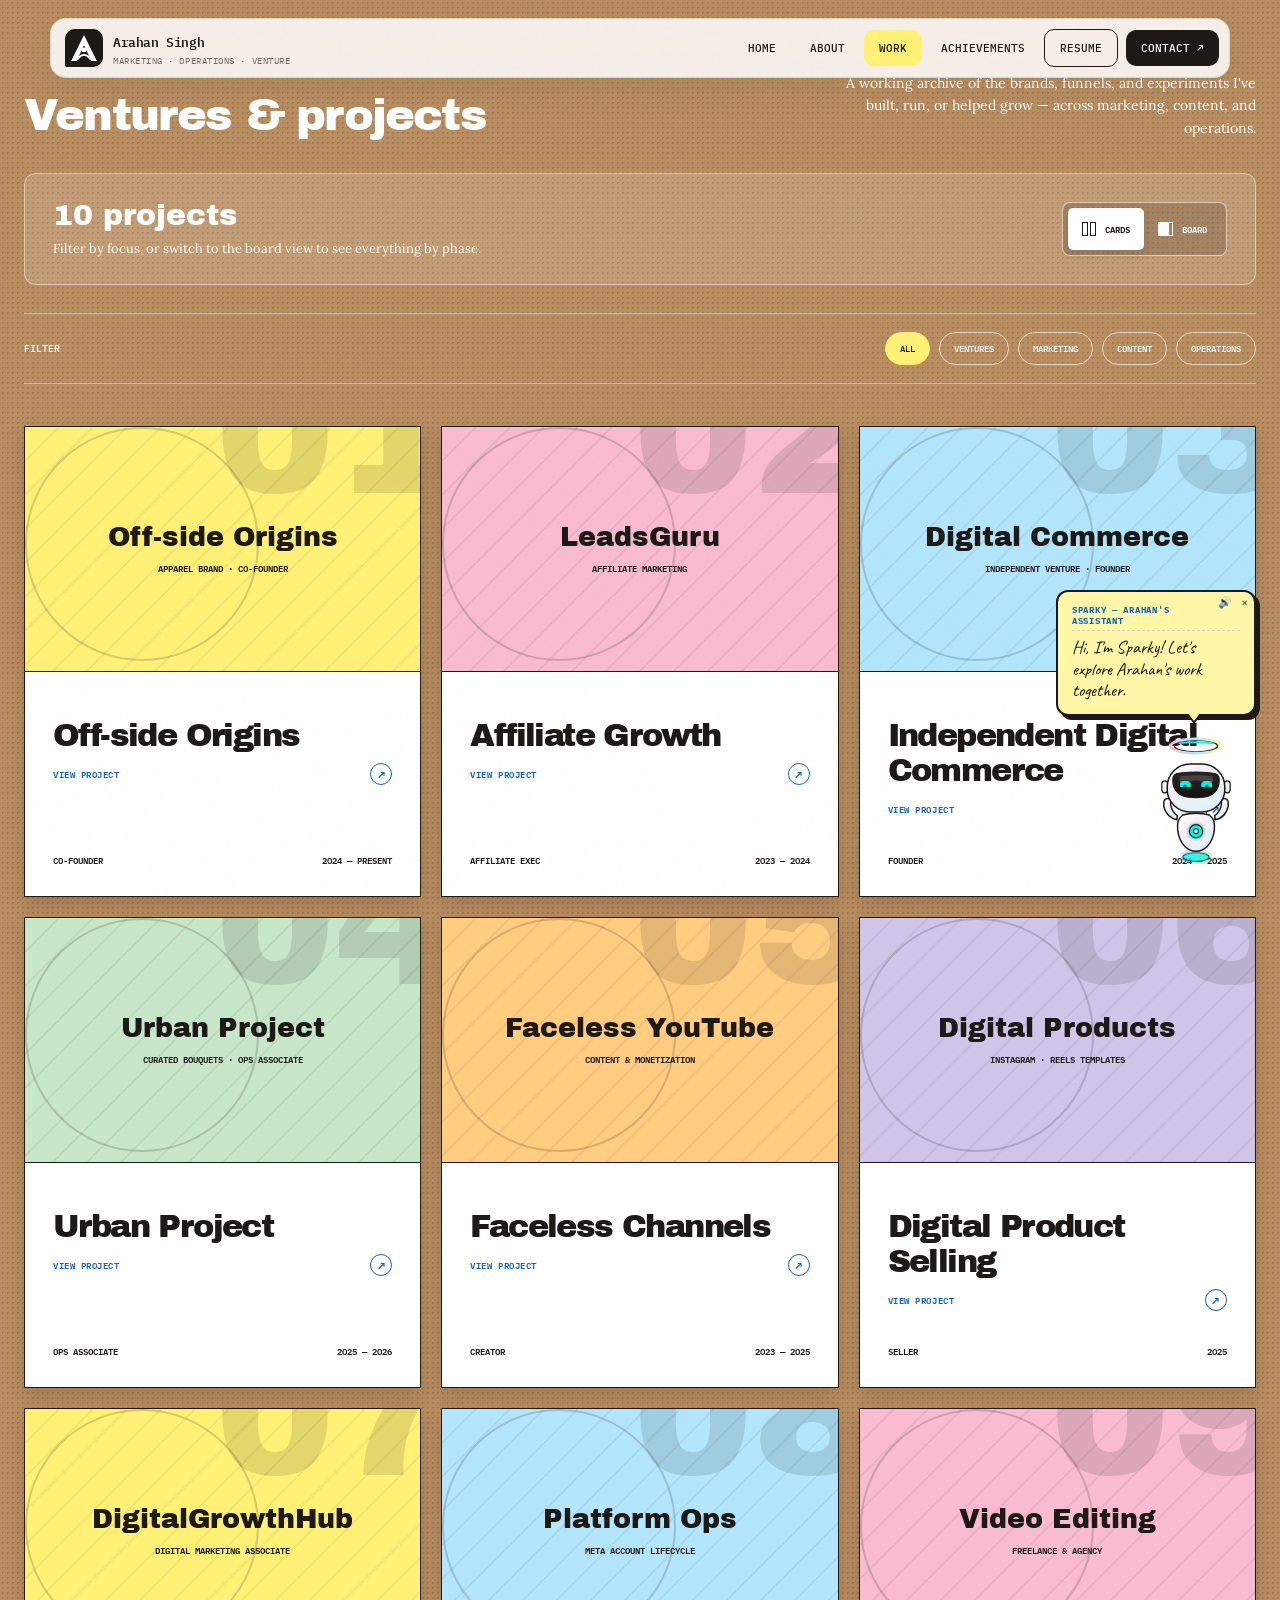
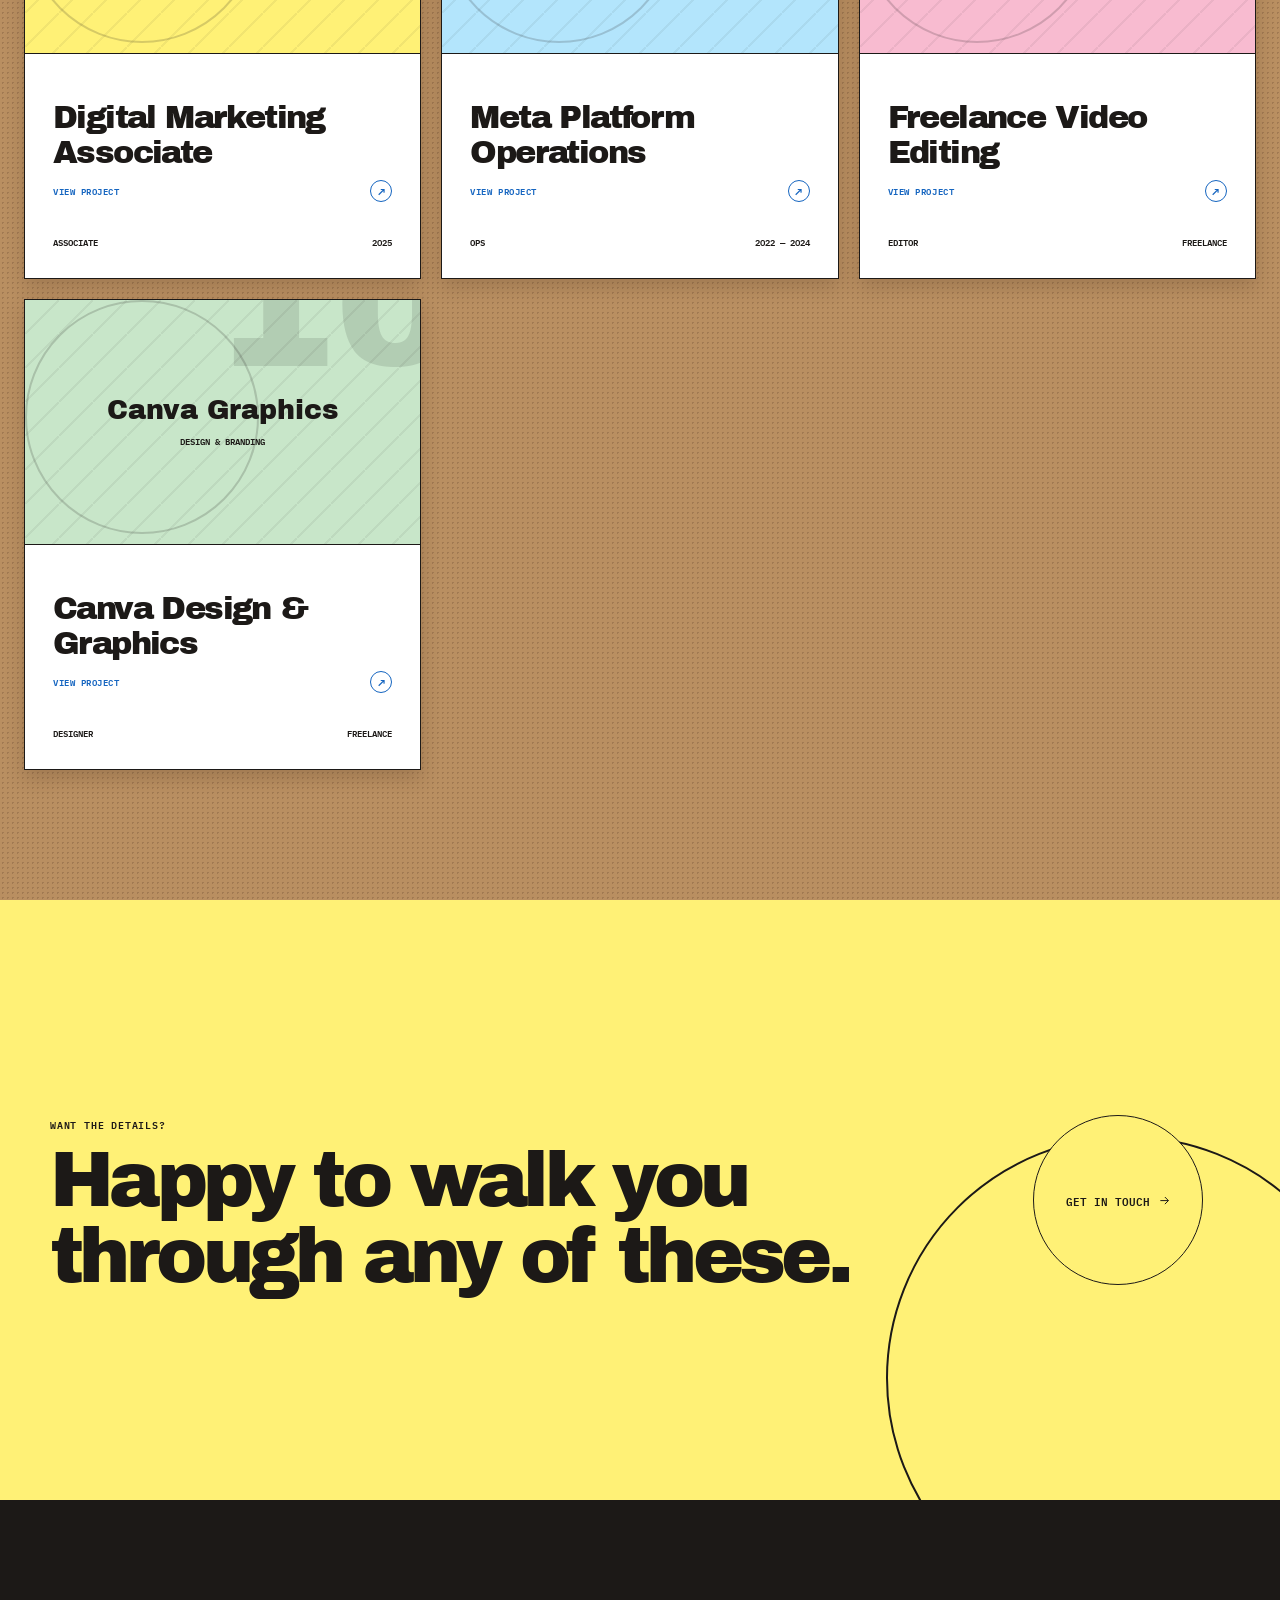
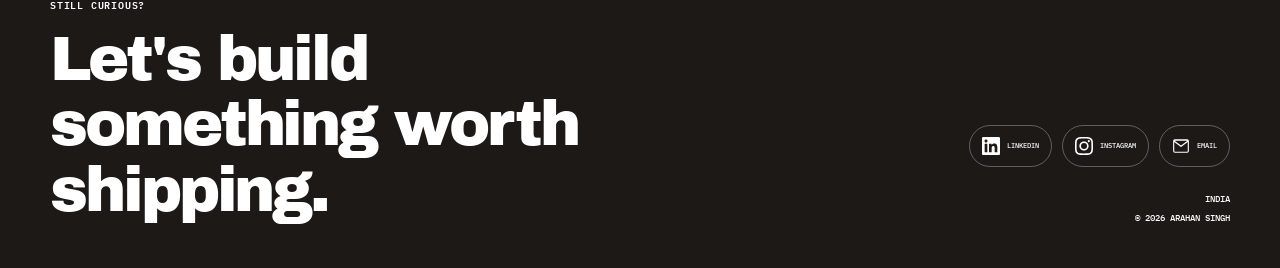
<file: work.html>
<!DOCTYPE html>
<html lang="en">
<head>
  <meta charset="utf-8">
  <meta name="viewport" content="width=device-width, initial-scale=1">
  <title>Work — Arahan Singh</title>
  <meta name="description" content="A working archive of the brands, funnels, and experiments Arahan Singh has built across marketing, content, and operations.">
  <link rel="icon" type="image/svg+xml" href="assets/img/logo.svg">
  <link rel="preconnect" href="https://fonts.googleapis.com">
  <link rel="preconnect" href="https://fonts.gstatic.com" crossorigin>
  <link href="https://fonts.googleapis.com/css2?family=Archivo+Black&family=Caveat:wght@500;600;700&family=IBM+Plex+Mono:wght@400;500;600&family=Lora:ital,wght@0,400;0,500;0,600;1,400&display=swap" rel="stylesheet">
  <link rel="stylesheet" href="assets/css/styles.css">
  <script src="assets/js/app.js" defer></script>
</head>
<body>
  <div class="noise" aria-hidden="true"></div>

  <header class="site-header">
    <a class="brand" href="index.html" aria-label="Arahan Singh, home" data-cursor>
      <span class="brand-mark"><img src="assets/img/logo.svg" alt="Arahan Singh logo" class="brand-logo-img"></span>
      <span class="brand-copy">Arahan Singh<small>Marketing · Operations · Venture</small></span>
    </a>
    <div class="mobile-actions">
      <a class="mobile-resume" href="resume.html" aria-label="Resume">Resume</a>
      <button class="menu-button" aria-expanded="false" aria-controls="site-nav" aria-label="Menu">
        <svg viewBox="0 0 24 24" fill="none" stroke="currentColor" stroke-width="2" stroke-linecap="round" stroke-linejoin="round">
          <line x1="3" y1="12" x2="21" y2="12"></line>
          <line x1="3" y1="6" x2="21" y2="6"></line>
          <line x1="3" y1="18" x2="21" y2="18"></line>
        </svg>
      </button>
    </div>
    <nav class="site-nav" id="site-nav" aria-label="Main navigation">
      <a href="index.html">Home</a>
      <a href="about.html">About</a>
      <a href="work.html">Work</a>
      <a href="achievements.html">Achievements</a>
      <a class="nav-resume" href="resume.html">Resume</a>
      <a class="nav-contact" href="contact.html">Contact ↗</a>
    </nav>
  </header>

  <main id="app" tabindex="-1">
    <div class="page works-page">
      <section class="works-archive">
        <div class="work-board-heading reveal">
          <span>Ventures &amp; projects</span>
          <p>A working archive of the brands, funnels, and experiments I've built, run, or helped grow — across marketing, content, and operations.</p>
        </div>

        <div class="works-toolbar reveal">
          <div>
            <span class="works-count">10 projects</span>
            <p>Filter by focus, or switch to the board view to see everything by phase.</p>
          </div>
          <div class="view-toggle" role="tablist" aria-label="View">
            <button class="view-button active" data-view="cards" aria-label="Card view"><span class="card-view-icon"></span> Cards</button>
            <button class="view-button" data-view="board" aria-label="Board view"><span class="kanban-view-icon"></span> Board</button>
          </div>
        </div>

        <div class="project-filters filter-row reveal">
          <span>Filter</span>
          <button class="filter active" data-filter="all">All</button>
          <button class="filter" data-filter="ventures">Ventures</button>
          <button class="filter" data-filter="marketing">Marketing</button>
          <button class="filter" data-filter="content">Content</button>
          <button class="filter" data-filter="operations">Operations</button>
        </div>

        <!-- CARDS VIEW -->
        <div class="works-view" data-view="cards">
          <div class="completed-grid">
            <article class="completed-card reveal" data-cat="ventures marketing" data-cursor>
              <div class="project-shot-placeholder" style="--project-accent:#fff176">
                <span>01</span>
                <strong>Off-side Origins</strong>
                <small>Apparel brand · Co-founder</small>
              </div>
              <div class="completed-card-copy">
                <h3>Off-side Origins</h3>
                <span class="details-hint" aria-hidden="true">View project <i>&#8599;</i></span>
                <div class="card-details"><div>
                <p>Started with zero industry experience, co-founded an apparel brand from scratch, and scaled it to ₹1 lakh+ in revenue within 30 days through strategic marketing, content, and execution.</p>
                <div class="process-tags"><span>Brand Strategy</span><span>Meta Ads</span><span>Organic Growth</span><span>E-commerce</span></div>
                </div></div>
                <div class="completed-link"><span>Co-founder</span><span>2024 — Present</span></div>
              </div>
            </article>

            <article class="completed-card reveal" data-cat="marketing" data-cursor>
              <div class="project-shot-placeholder" style="--project-accent:#f8bbd0">
                <span>02</span>
                <strong>LeadsGuru</strong>
                <small>Affiliate marketing</small>
              </div>
              <div class="completed-card-copy">
                <h3>Affiliate Growth</h3>
                <span class="details-hint" aria-hidden="true">View project <i>&#8599;</i></span>
                <div class="card-details"><div>
                <p>Ran lead-generation campaigns on Meta Ads to acquire targeted leads for the platform, planning and optimizing promotions across Instagram and YouTube. Invited to the LeadsGuru seminar in Jaipur as one of its youngest members.</p>
                <div class="process-tags"><span>Lead gen</span><span>Audience targeting</span><span>Conversion</span></div>
                </div></div>
                <div class="completed-link"><span>Affiliate exec</span><span>2023 — 2024</span></div>
              </div>
            </article>

            <article class="completed-card reveal" data-cat="ventures operations" data-cursor>
              <div class="project-shot-placeholder" style="--project-accent:#b3e5fc">
                <span>03</span>
                <strong>Digital Commerce</strong>
                <small>Independent venture · Founder</small>
              </div>
              <div class="completed-card-copy">
                <h3>Independent Digital Commerce</h3>
                <span class="details-hint" aria-hidden="true">View project <i>&#8599;</i></span>
                <div class="card-details"><div>
                <p>Founded a solo digital-commerce venture selling AI-generated bundles and digital assets — e-books, prompt packs, and presets — managing listings, client comms, fulfilment, and post-sale support end to end.</p>
                <div class="process-tags"><span>Digital products</span><span>Listings</span><span>Fulfilment</span></div>
                </div></div>
                <div class="completed-link"><span>Founder</span><span>2024 — 2025</span></div>
              </div>
            </article>

            <article class="completed-card reveal" data-cat="operations" data-cursor>
              <div class="project-shot-placeholder" style="--project-accent:#c8e6c9">
                <span>04</span>
                <strong>Urban Project</strong>
                <small>Curated bouquets · Ops associate</small>
              </div>
              <div class="completed-card-copy">
                <h3>Urban Project</h3>
                <span class="details-hint" aria-hidden="true">View project <i>&#8599;</i></span>
                <div class="card-details"><div>
                <p>Operations and product associate for a student-led brand of curated flower bouquets — "let your love feed a person." Sourced raw materials, ran assembly and quality checks, and drove on-ground café outreach and sales.</p>
                <div class="process-tags"><span>Sourcing</span><span>Packaging</span><span>On-ground sales</span></div>
                </div></div>
                <div class="completed-link"><span>Ops associate</span><span>2025 — 2026</span></div>
              </div>
            </article>

            <article class="completed-card reveal" data-cat="content" data-cursor>
              <div class="project-shot-placeholder" style="--project-accent:#ffcc80">
                <span>05</span>
                <strong>Faceless YouTube</strong>
                <small>Content &amp; monetization</small>
              </div>
              <div class="completed-card-copy">
                <h3>Faceless Channels</h3>
                <span class="details-hint" aria-hidden="true">View project <i>&#8599;</i></span>
                <div class="card-details"><div>
                <p>Created and managed multiple faceless, AI-generated YouTube channels built for commercial use — growing subscribers and engagement, then selling grown channels and pages to online buyers.</p>
                <div class="process-tags"><span>Content strategy</span><span>Growth</span><span>Monetization</span></div>
                </div></div>
                <div class="completed-link"><span>Creator</span><span>2023 — 2025</span></div>
              </div>
            </article>

            <article class="completed-card reveal" data-cat="marketing content" data-cursor>
              <div class="project-shot-placeholder" style="--project-accent:#d1c4e9">
                <span>06</span>
                <strong>Digital Products</strong>
                <small>Instagram · Reels templates</small>
              </div>
              <div class="completed-card-copy">
                <h3>Digital Product Selling</h3>
                <span class="details-hint" aria-hidden="true">View project <i>&#8599;</i></span>
                <div class="card-details"><div>
                <p>Developed and sold high-demand AI-generated content bundles — Instagram Reels templates and social assets — across multiple channels. Worked with pages like Digi.mart9 and Aimoneymax to expand their product reach.</p>
                <div class="process-tags"><span>Reels templates</span><span>Trends</span><span>Sales channels</span></div>
                </div></div>
                <div class="completed-link"><span>Seller</span><span>2025</span></div>
              </div>
            </article>

            <article class="completed-card reveal" data-cat="marketing" data-cursor>
              <div class="project-shot-placeholder" style="--project-accent:#fff176">
                <span>07</span>
                <strong>DigitalGrowthHub</strong>
                <small>Digital marketing associate</small>
              </div>
              <div class="completed-card-copy">
                <h3>Digital Marketing Associate</h3>
                <span class="details-hint" aria-hidden="true">View project <i>&#8599;</i></span>
                <div class="card-details"><div>
                <p>Collaborated with DigitalGrowthHub.shop to plan, execute, and optimize campaigns for the agency's products — designing targeted campaigns across Instagram, online platforms, and affiliate networks to grow reach and revenue.</p>
                <div class="process-tags"><span>Campaigns</span><span>Affiliate networks</span><span>Optimization</span></div>
                </div></div>
                <div class="completed-link"><span>Associate</span><span>2025</span></div>
              </div>
            </article>

            <article class="completed-card reveal" data-cat="operations" data-cursor>
              <div class="project-shot-placeholder" style="--project-accent:#b3e5fc">
                <span>08</span>
                <strong>Platform Ops</strong>
                <small>Meta account lifecycle</small>
              </div>
              <div class="completed-card-copy">
                <h3>Meta Platform Operations</h3>
                <span class="details-hint" aria-hidden="true">View project <i>&#8599;</i></span>
                <div class="card-details"><div>
                <p>Worked with a small specialized team on Instagram &amp; Facebook account lifecycle operations — restriction handling, recovery, and access workflows. Redesigned processes from the ground up after major policy changes to restore viability.</p>
                <div class="process-tags"><span>Account recovery</span><span>Policy analysis</span><span>Workflow design</span></div>
                </div></div>
                <div class="completed-link"><span>Ops</span><span>2022 — 2024</span></div>
              </div>
            </article>

            <article class="completed-card reveal" data-cat="content" data-cursor>
              <div class="project-shot-placeholder" style="--project-accent:#f8bbd0">
                <span>09</span>
                <strong>Video Editing</strong>
                <small>Freelance &amp; agency</small>
              </div>
              <div class="completed-card-copy">
                <h3>Freelance Video Editing</h3>
                <span class="details-hint" aria-hidden="true">View project <i>&#8599;</i></span>
                <div class="card-details"><div>
                <p>Edited reels for a marketing agency and small influencers, plus content for VibewithIVB, BuildwithIVB, and ADOX MUN. End-to-end: conceptualization, captions, color grading, and delivery.</p>
                <div class="process-tags"><span>After Effects</span><span>Premiere Pro</span><span>DaVinci</span><span>CapCut</span></div>
                </div></div>
                <div class="completed-link"><span>Editor</span><span>Freelance</span></div>
              </div>
            </article>

            <article class="completed-card reveal" data-cat="content" data-cursor>
              <div class="project-shot-placeholder" style="--project-accent:#c8e6c9">
                <span>10</span>
                <strong>Canva Graphics</strong>
                <small>Design &amp; branding</small>
              </div>
              <div class="completed-card-copy">
                <h3>Canva Design &amp; Graphics</h3>
                <span class="details-hint" aria-hidden="true">View project <i>&#8599;</i></span>
                <div class="card-details"><div>
                <p>Designed posters, event graphics, and social assets — including promotional material for ADOX MUN and Reel thumbnails — building visual storytelling and layout skills through repeated client feedback.</p>
                <div class="process-tags"><span>Posters</span><span>Thumbnails</span><span>Branding</span></div>
                </div></div>
                <div class="completed-link"><span>Designer</span><span>Freelance</span></div>
              </div>
            </article>
          </div>
        </div>

        <!-- PROJECT POP-OUT MODAL -->
        <div class="project-modal" id="project-modal" aria-hidden="true">
          <div class="project-modal-backdrop" data-modal-close></div>
          <div class="project-modal-card" role="dialog" aria-modal="true" aria-labelledby="modal-title">
            <button class="project-modal-close" type="button" data-modal-close aria-label="Close">×</button>
            <div class="project-modal-cover" id="modal-cover">
              <span id="modal-number"></span>
              <strong id="modal-cover-title"></strong>
              <small id="modal-cover-meta"></small>
            </div>
            <div class="project-modal-body">
              <h3 id="modal-title"></h3>
              <p id="modal-desc"></p>
              <div class="process-tags" id="modal-tags"></div>
              <div class="completed-link" id="modal-footer"></div>
            </div>
          </div>
        </div>

        <!-- BOARD VIEW -->
        <div class="works-view" data-view="board" hidden>
          <div class="kanban">
            <section class="kanban-column">
              <header>Ongoing <i>3</i></header>
              <div class="kanban-list">
                <article class="ticket work-item" data-cat="ventures marketing">
                  <div class="ticket-top"><span>Ventures</span><span>2024 →</span></div>
                  <h3>Off-side Origins</h3>
                  <p>Scaling the apparel brand with organic + paid growth.</p>
                  <div class="ticket-tags"><span>GTM</span><span>Meta Ads</span></div>
                </article>
                <article class="ticket work-item" data-cat="operations">
                  <div class="ticket-top"><span>Operations</span><span>2022 →</span></div>
                  <h3>Platform Ops</h3>
                  <p>Meta account lifecycle &amp; recovery workflows.</p>
                  <div class="ticket-tags"><span>Recovery</span><span>Systems</span></div>
                </article>
                <article class="ticket work-item" data-cat="operations">
                  <div class="ticket-top"><span>Ops</span><span>Ongoing</span></div>
                  <h3>No-code &amp; Analysis</h3>
                  <p>Training on no-code app, automation &amp; prototyping tools.</p>
                  <div class="ticket-tags"><span>No-code</span><span>Automation</span></div>
                </article>
              </div>
            </section>
            <section class="kanban-column">
              <header>Shipped <i>6</i></header>
              <div class="kanban-list">
                <article class="ticket work-item" data-cat="marketing">
                  <div class="ticket-top"><span>Marketing</span><span>2023</span></div>
                  <h3>LeadsGuru</h3>
                  <p>Meta Ads lead-gen funnels for an edu platform.</p>
                  <div class="ticket-tags"><span>Lead gen</span></div>
                </article>
                <article class="ticket work-item" data-cat="content">
                  <div class="ticket-top"><span>Content</span><span>2023–25</span></div>
                  <h3>Faceless YouTube</h3>
                  <p>Grew &amp; sold AI-driven channels and pages.</p>
                  <div class="ticket-tags"><span>Growth</span></div>
                </article>
                <article class="ticket work-item" data-cat="marketing content">
                  <div class="ticket-top"><span>Marketing</span><span>2025</span></div>
                  <h3>Digital Products</h3>
                  <p>Sold AI content bundles &amp; Reels templates.</p>
                  <div class="ticket-tags"><span>Sales</span></div>
                </article>
                <article class="ticket work-item" data-cat="marketing">
                  <div class="ticket-top"><span>Marketing</span><span>2025</span></div>
                  <h3>DigitalGrowthHub</h3>
                  <p>Ran &amp; optimized agency campaigns.</p>
                  <div class="ticket-tags"><span>Campaigns</span></div>
                </article>
                <article class="ticket work-item" data-cat="operations">
                  <div class="ticket-top"><span>Ops</span><span>2025</span></div>
                  <h3>Urban Project</h3>
                  <p>Curated bouquets — sourcing to café sales.</p>
                  <div class="ticket-tags"><span>Sourcing</span></div>
                </article>
                <article class="ticket work-item" data-cat="content">
                  <div class="ticket-top"><span>Content</span><span>Freelance</span></div>
                  <h3>Editing &amp; Design</h3>
                  <p>Video editing + Canva graphics for brands &amp; MUNs.</p>
                  <div class="ticket-tags"><span>Editing</span><span>Canva</span></div>
                </article>
              </div>
            </section>
            <section class="kanban-column">
              <header>Experiments <i>1</i></header>
              <div class="kanban-list">
                <article class="ticket work-item" data-cat="ventures marketing">
                  <div class="ticket-top"><span>Ideation</span><span>Soon</span></div>
                  <h3>Personal Brand</h3>
                  <p>Launching a niche personal brand off years of content instinct.</p>
                  <div class="ticket-tags"><span>Instagram</span><span>YouTube</span></div>
                </article>
              </div>
            </section>
          </div>
        </div>
      </section>

      <section class="closing-section reveal">
        <p class="eyebrow">Want the details?</p>
        <h2>Happy to walk you<br>through any of these.</h2>
        <a href="contact.html" class="circle-link" data-cursor-text="Ask">Get in touch <svg viewBox="0 0 24 24" aria-hidden="true"><path d="M5 12h13M13 6l6 6-6 6"></path></svg></a>
      </section>
    </div>
  </main>

  <footer class="site-footer">
    <div>
      <p class="eyebrow">Still curious?</p>
      <a class="footer-cta" href="contact.html" data-cursor-text="Say hi">Let's build something worth shipping.</a>
    </div>
    <div class="footer-meta">
      <nav class="footer-socials" aria-label="Social links">
        <a href="https://www.linkedin.com/in/arahansingh" target="_blank" rel="noreferrer" aria-label="LinkedIn, opens in a new tab">
          <svg viewBox="0 0 24 24" aria-hidden="true"><path d="M20.447 20.452h-3.554v-5.569c0-1.328-.027-3.037-1.852-3.037-1.853 0-2.136 1.445-2.136 2.939v5.667H9.351V9h3.414v1.561h.046c.477-.9 1.637-1.85 3.37-1.85 3.601 0 4.267 2.37 4.267 5.455v6.286zM5.337 7.433c-1.144 0-2.063-.926-2.063-2.065 0-1.138.92-2.063 2.063-2.063 1.14 0 2.064.925 2.064 2.063 0 1.139-.925 2.065-2.064 2.065zm1.782 13.019H3.555V9h3.564v11.452zM22.225 0H1.771C.792 0 0 .774 0 1.729v20.542C0 23.227.792 24 1.771 24h20.451C23.2 24 24 23.227 24 22.271V1.729C24 .774 23.2 0 22.222 0h.003z"></path></svg>
          <span>LinkedIn</span>
        </a>
        <a href="https://www.instagram.com/arahxan/" target="_blank" rel="noreferrer" aria-label="Instagram, opens in a new tab">
          <svg viewBox="0 0 24 24" aria-hidden="true"><path d="M7.03.084C5.753.144 4.881.348 4.119.647c-.789.308-1.458.72-2.123 1.388C1.331 2.703.921 3.372.616 4.162.321 4.926.121 5.798.065 7.076c-.056 1.278-.069 1.688-.063 4.947.006 3.259.021 3.667.083 4.947.061 1.277.264 2.148.563 2.911.308.789.72 1.457 1.388 2.123.668.665 1.337 1.074 2.129 1.38.763.295 1.636.496 2.913.552 1.277.056 1.688.069 4.946.063 3.258-.006 3.668-.021 4.948-.081 1.28-.061 2.147-.265 2.91-.564.789-.308 1.458-.72 2.123-1.388.665-.668 1.074-1.338 1.379-2.128.296-.764.497-1.636.552-2.913.056-1.281.069-1.69.063-4.948-.006-3.258-.021-3.667-.082-4.946-.061-1.28-.264-2.149-.563-2.912-.308-.789-.72-1.457-1.388-2.123C21.298 1.33 20.628.921 19.838.617 19.074.321 18.202.12 16.924.065 15.647.009 15.236-.005 11.977.001 8.718.008 8.31.022 7.03.084m.14 21.693c-1.17-.051-1.805-.245-2.228-.408-.561-.216-.96-.477-1.382-.895-.422-.418-.681-.819-.9-1.378-.164-.423-.362-1.058-.417-2.228-.059-1.265-.072-1.644-.079-4.848-.007-3.204.005-3.583.061-4.848.05-1.169.245-1.805.408-2.228.216-.561.476-.96.895-1.382.419-.421.818-.681 1.378-.9.423-.165 1.058-.361 2.227-.417 1.266-.06 1.645-.072 4.848-.079 3.203-.007 3.584.005 4.85.061 1.169.051 1.805.244 2.228.408.561.216.96.475 1.382.895.422.419.682.818.901 1.379.165.422.362 1.056.417 2.226.06 1.266.074 1.645.08 4.848.006 3.203-.006 3.583-.061 4.848-.051 1.17-.245 1.806-.408 2.229-.216.56-.476.96-.895 1.381-.419.422-.818.682-1.378.9-.423.165-1.058.362-2.227.418-1.265.059-1.645.072-4.849.079-3.204.007-3.582-.006-4.848-.061M16.953 5.586a1.44 1.44 0 1 0 2.88-.004 1.44 1.44 0 0 0-2.88.004M5.839 12.012c.006 3.403 2.77 6.156 6.173 6.149 3.403-.006 6.157-2.77 6.15-6.173-.006-3.403-2.771-6.157-6.174-6.15-3.403.007-6.156 2.771-6.149 6.174M8 12.008a4 4 0 1 1 4.008 3.992A4 4 0 0 1 8 12.008"></path></svg>
          <span>Instagram</span>
        </a>
        <a href="mailto:arahansingh2000@gmail.com" aria-label="Email">
          <svg viewBox="0 0 24 24" aria-hidden="true"><path d="M1.5 5.25A2.25 2.25 0 0 1 3.75 3h16.5a2.25 2.25 0 0 1 2.25 2.25v13.5A2.25 2.25 0 0 1 20.25 21H3.75a2.25 2.25 0 0 1-2.25-2.25V5.25Zm2.02-.25 8.48 6.36L20.48 5H3.52ZM21 6.66l-8.4 6.3a1 1 0 0 1-1.2 0L3 6.66V18.75c0 .41.34.75.75.75h16.5c.41 0 .75-.34.75-.75V6.66Z"></path></svg>
          <span>Email</span>
        </a>
      </nav>
      <span>India</span>
      <span>© <span id="year">2026</span> Arahan Singh</span>
    </div>
  </footer>

  <div class="mascot-widget" id="mascot-widget" aria-label="Portfolio mascot assistant">
    <div class="mascot-bubble" id="mascot-bubble">
      <span class="mascot-bubble-mute" id="mascot-bubble-mute" role="button" title="Mute" aria-label="Mute">🔊</span>
      <span class="mascot-bubble-close" id="mascot-bubble-close" aria-label="Close bubble">×</span>
      <small class="mascot-bubble-label">SPARKY — ARAHAN'S ASSISTANT</small>
      <p id="mascot-bubble-text">Hi, I'm Sparky! Let's explore Arahan's work together.</p>
    </div>
    <button class="mascot-sleep-btn" id="mascot-sleep-btn" title="Send mascot to sleep">Take a break 💤</button>
    <div class="mascot-body-wrapper">
      <svg class="mascot-svg" viewBox="0 0 200 240" width="120" height="144" aria-hidden="true">
        <defs>
          <linearGradient id="holographic-body" x1="0%" y1="0%" x2="100%" y2="100%">
            <stop offset="0%" stop-color="#ffffff"></stop>
            <stop offset="40%" stop-color="#f5eef7"></stop>
            <stop offset="70%" stop-color="#e6f2f7"></stop>
            <stop offset="100%" stop-color="#d0edf5"></stop>
          </linearGradient>
          <linearGradient id="visor-grad" x1="0%" y1="0%" x2="0%" y2="100%">
            <stop offset="0%" stop-color="#2c2826"></stop>
            <stop offset="100%" stop-color="#141211"></stop>
          </linearGradient>
          <linearGradient id="halo-grad" x1="0%" y1="0%" x2="100%" y2="0%">
            <stop offset="0%" stop-color="#f8bbd0"></stop>
            <stop offset="50%" stop-color="#b3e5fc"></stop>
            <stop offset="100%" stop-color="#fff6a8"></stop>
          </linearGradient>
          <linearGradient id="cyan-neon" x1="0%" y1="0%" x2="100%" y2="0%">
            <stop offset="0%" stop-color="#00f0ff"></stop>
            <stop offset="100%" stop-color="#00ffcc"></stop>
          </linearGradient>
          <filter id="eye-glow" x="-20%" y="-20%" width="140%" height="140%">
            <feGaussianBlur stdDeviation="3" result="blur"></feGaussianBlur>
            <feComposite in="SourceGraphic" in2="blur" operator="over"></feComposite>
          </filter>
          <filter id="jet-fire" x="-30%" y="-30%" width="160%" height="160%">
            <feGaussianBlur stdDeviation="5" result="blur"></feGaussianBlur>
            <feComposite in="SourceGraphic" in2="blur" operator="over"></feComposite>
          </filter>
        </defs>
        <ellipse class="mascot-jet-glow" cx="100" cy="215" rx="22" ry="7" fill="url(#cyan-neon)" opacity="0.8" filter="url(#jet-fire)"></ellipse>
        <g class="mascot-body-group">
          <path class="mascot-body" d="M 78 145 C 90 141, 110 141, 122 145 C 137 155, 131 185, 118 198 C 108 208, 92 208, 82 198 C 69 185, 63 155, 78 145 Z" fill="url(#holographic-body)" stroke="#1c1917" stroke-width="2.5" stroke-linejoin="round"></path>
          <circle cx="100" cy="172" r="11" fill="url(#cyan-neon)" stroke="#1c1917" stroke-width="2" filter="url(#eye-glow)"></circle>
          <circle cx="100" cy="172" r="4" fill="#ffffff"></circle>
          <path class="mascot-left-arm" d="M 68 153 C 50 148, 44 132, 47 121 C 49 116, 56 116, 58 122 C 56 131, 62 142, 69 146 Z" fill="url(#holographic-body)" stroke="#1c1917" stroke-width="2.5" stroke-linejoin="round"></path>
          <path class="mascot-right-arm" d="M 132 153 C 150 148, 156 132, 153 121 C 151 116, 144 116, 142 122 C 144 131, 138 142, 131 146 Z" fill="url(#holographic-body)" stroke="#1c1917" stroke-width="2.5" stroke-linejoin="round"></path>
        </g>
        <g class="mascot-head-group">
          <rect class="mascot-ear-l" x="43" y="88" width="10" height="20" rx="5" fill="url(#holographic-body)" stroke="#1c1917" stroke-width="2"></rect>
          <rect class="mascot-ear-r" x="147" y="88" width="10" height="20" rx="5" fill="url(#holographic-body)" stroke="#1c1917" stroke-width="2"></rect>
          <rect class="mascot-head" x="52" y="60" width="96" height="80" rx="38" fill="url(#holographic-body)" stroke="#1c1917" stroke-width="2.5" stroke-linejoin="round"></rect>
          <path class="mascot-visor" d="M 68 76 C 68 76, 100 70, 132 76 C 138 78, 140 84, 138 94 C 134 112, 120 116, 100 116 C 80 116, 66 112, 62 94 C 60 84, 62 78, 68 76 Z" fill="url(#visor-grad)" stroke="#1c1917" stroke-width="2" stroke-linejoin="round"></path>
          <path d="M 72 80 C 72 80, 100 75, 128 80 C 130 84, 131 89, 128 92 C 114 87, 86 87, 72 92 Z" fill="#ffffff" opacity="0.15"></path>
          <g class="mascot-eyes">
            <path class="eye eye-left" d="M 76 96 C 76 89, 88 89, 88 96" fill="none" stroke="url(#cyan-neon)" stroke-width="6.5" stroke-linecap="round" filter="url(#eye-glow)"></path>
            <path class="eye eye-right" d="M 112 96 C 112 89, 124 89, 124 96" fill="none" stroke="url(#cyan-neon)" stroke-width="6.5" stroke-linecap="round" filter="url(#eye-glow)"></path>
          </g>
        </g>
        <g class="mascot-halo-group">
          <ellipse cx="100" cy="30" rx="36" ry="10" fill="none" stroke="#1c1917" stroke-width="2.5"></ellipse>
          <ellipse cx="100" cy="30" rx="42" ry="12" fill="none" stroke="url(#halo-grad)" stroke-width="4.5"></ellipse>
          <path d="M 72 26 C 80 23, 120 23, 128 26" fill="none" stroke="url(#cyan-neon)" stroke-width="2.5" stroke-linecap="round" filter="url(#eye-glow)"></path>
        </g>
      </svg>
    </div>
  </div>
</body>
</html>
</file>
<file: assets/css/styles.css>
:root {
  --bg: #f8f6f1;
  --surface: #fff;
  --ink: #1c1917;
  --muted: #6e6861;
  --line: #d9d4ca;
  --highlight: #fff176;
  --sticky: #fff6a8;
  --sticky-2: #b3e5fc;
  --sticky-3: #f8bbd0;
  --sticky-4: #c8e6c9;
  --pen: #1565c0;
  --red: #c62828;
  --accent: #ff6b2b;
  --grid-line: rgba(21, 101, 192, 0.055);
  --display: "Archivo Black", Impact, sans-serif;
  --body: "Lora", Georgia, serif;
  --hand: "Caveat", cursive;
  --mono: "IBM Plex Mono", monospace;
  --sans: system-ui, -apple-system, BlinkMacSystemFont, "Segoe UI", Roboto, Helvetica, Arial, sans-serif;
  --shadow: 0 18px 50px rgba(28, 25, 23, 0.09);
}

#custom-cursor {
  position: fixed;
  top: 0;
  left: 0;
  pointer-events: none;
  opacity: 0;
  transform: translate(-50%, -50%) scale(0.2);
  transition: opacity 0.3s ease, transform 0.4s cubic-bezier(0.175, 0.885, 0.32, 1.275);
  z-index: 9999;
  display: flex;
  align-items: center;
  justify-content: center;
  will-change: transform, opacity;
}
#custom-cursor.avatar-mode {
  width: 140px;
  height: 180px;
  border-radius: 12px;
  overflow: hidden;
  box-shadow: 0 10px 30px rgba(0,0,0,0.25);
  background: transparent;
}
#custom-cursor.avatar-mode img {
  width: 100%;
  height: 100%;
  object-fit: cover;
  display: block;
}
#custom-cursor.text-mode {
  width: 80px;
  height: 80px;
  border-radius: 50%;
  background: rgba(28, 25, 23, 0.95);
  backdrop-filter: blur(8px);
  -webkit-backdrop-filter: blur(8px);
  color: white;
  font-family: var(--sans);
  font-size: 0.9rem;
  font-weight: 500;
  letter-spacing: 0.02em;
  white-space: nowrap;
  box-shadow: 0 8px 32px rgba(0,0,0,0.15);
}
#custom-cursor.text-mode span {
  opacity: 0;
  transform: translateY(4px) scale(0.9);
  transition: opacity 0.3s ease 0.1s, transform 0.3s cubic-bezier(0.175, 0.885, 0.32, 1.275) 0.1s;
}
#custom-cursor.text-mode.visible span {
  opacity: 1;
  transform: translateY(0) scale(1);
}
#custom-cursor.visible {
  opacity: 1;
  transform: translate(-50%, -50%) scale(1);
}

[data-cursor] {
  cursor: default;
}
a[data-cursor],
button[data-cursor],
[data-cursor-text] {
  cursor: pointer;
}

* {
  box-sizing: border-box;
}

html {
  scroll-behavior: smooth;
  overflow-x: clip;
}

body {
  margin: 0;
  color: var(--ink);
  background: var(--bg);
  font-family: var(--body);
  -webkit-font-smoothing: antialiased;
  overflow-x: clip;
}

body::selection {
  background: var(--highlight);
  color: var(--ink);
}

a {
  color: inherit;
  text-decoration: none;
}

button,
input,
select,
textarea {
  color: inherit;
  font: inherit;
}

button {
  cursor: pointer;
}

svg {
  width: 1.2em;
  fill: none;
  stroke: currentColor;
  stroke-linecap: round;
  stroke-linejoin: round;
  stroke-width: 1.8;
}

.noise {
  position: fixed;
  z-index: 100;
  inset: 0;
  pointer-events: none;
  opacity: 0.16;
  background-image: url("data:image/svg+xml,%3Csvg viewBox='0 0 180 180' xmlns='http://www.w3.org/2000/svg'%3E%3Cfilter id='n'%3E%3CfeTurbulence type='fractalNoise' baseFrequency='.9' numOctaves='2' stitchTiles='stitch'/%3E%3C/filter%3E%3Crect width='100%25' height='100%25' filter='url(%23n)' opacity='.12'/%3E%3C/svg%3E");
  mix-blend-mode: multiply;
}

.grid-paper {
  background-color: var(--bg);
  background-image:
    linear-gradient(var(--grid-line) 1px, transparent 1px),
    linear-gradient(90deg, var(--grid-line) 1px, transparent 1px);
  background-size: 28px 28px;
}

.site-header {
  position: fixed;
  z-index: 50;
  top: 18px;
  left: 50%;
  display: flex;
  align-items: center;
  justify-content: space-between;
  width: min(1180px, calc(100% - 36px));
  padding: 10px 10px 10px 14px;
  border: 1px solid rgba(28, 25, 23, 0.12);
  border-radius: 16px;
  background: rgba(255, 255, 255, 0.86);
  box-shadow: 0 10px 40px rgba(28, 25, 23, 0.07);
  backdrop-filter: blur(18px);
  transform: translateX(-50%);
}

.brand {
  display: flex;
  align-items: center;
  gap: 10px;
}

mark {
  background: var(--highlight);
  color: var(--ink);
  padding: 4px 10px;
  border-radius: 255px 15px 225px 15px/15px 225px 15px 255px;
  display: inline-block;
  transform: rotate(-1.5deg);
  box-shadow: none;
}

.brand-mark {
  display: flex;
  width: 38px;
  height: 38px;
  border-radius: 10px 10px 10px 2px;
  background: var(--ink);
  overflow: hidden;
}

.brand-logo-img {
  width: 100%;
  height: 100%;
  object-fit: cover;
  border-radius: inherit;
  display: block;
}

.brand-copy {
  font: 600 13px var(--mono);
  letter-spacing: -0.03em;
}

.brand-copy small {
  display: block;
  margin-top: 2px;
  color: var(--muted);
  font-size: 9px;
  font-weight: 400;
  letter-spacing: 0.06em;
  text-transform: uppercase;
}

.site-nav {
  display: flex;
  align-items: center;
  gap: 4px;
}

.site-nav a {
  padding: 11px 15px;
  border-radius: 10px;
  font: 500 11px var(--mono);
  text-transform: uppercase;
  transition: 180ms ease;
}

.site-nav a:hover,
.site-nav a.active {
  background: var(--highlight);
}

.site-nav .nav-contact {
  margin-left: 4px;
  background: var(--ink);
  color: white;
}

.site-nav .nav-resume {
  border: 1px solid var(--ink);
}

.site-nav .nav-resume:hover,
.site-nav .nav-resume.active {
  border-color: var(--ink);
  background: var(--highlight);
}

.site-nav .nav-contact:hover,
.site-nav .nav-contact.active {
  background: var(--accent);
  color: var(--ink);
}

.mobile-actions {
  display: none;
}

.mobile-resume {
  display: flex;
  align-items: center;
  padding: 11px 15px;
  border: 1px solid var(--ink);
  border-radius: 10px;
  font: 500 11px var(--mono);
  text-transform: uppercase;
  transition: 180ms ease;
}

.mobile-resume:hover {
  background: var(--highlight);
}

.menu-button {
  display: flex;
  align-items: center;
  justify-content: center;
  padding: 11px 15px;
  border-radius: 10px;
  border: 0;
  background: var(--ink);
  color: white;
}

#app {
  outline: none;
  overflow: hidden;
}

.home-hero {
  position: relative;
  display: grid;
  min-height: 780px;
  padding: 170px max(6vw, calc((100vw - 1180px) / 2)) 90px;
  grid-template-columns: 1.05fr 0.95fr;
  align-items: center;
}

.hero-copy {
  position: relative;
  z-index: 2;
  min-width: 0;
}

.phase-chip {
  display: inline-flex;
  align-items: center;
  gap: 10px;
  margin-bottom: 34px;
  padding: 7px 12px 7px 7px;
  border: 1px solid var(--ink);
  border-radius: 100px;
  background: rgba(255, 255, 255, 0.72);
  font: 500 10px var(--mono);
  letter-spacing: 0.04em;
  text-transform: uppercase;
}

.phase-chip span {
  display: grid;
  width: 24px;
  height: 24px;
  place-items: center;
  border-radius: 50%;
  background: var(--ink);
  color: white;
  font-size: 9px;
}

.intro-hand {
  margin: 0 0 -8px 6px;
  color: var(--pen);
  font: 600 32px var(--hand);
  transform: rotate(-3deg);
}

.home-hero h1 {
  max-width: 650px;
  margin: 0;
  font: 400 clamp(76px, 10vw, 148px) / 0.78 var(--display);
  letter-spacing: -0.075em;
  text-transform: uppercase;
}

.home-hero h1 span {
  color: var(--accent);
}

.name-underline {
  display: block;
  width: min(100%, 560px);
  height: 36px;
  margin-top: 12px;
  color: var(--pen);
  stroke-dasharray: 600;
  stroke-dashoffset: 600;
  animation: draw-line 1.5s 0.45s ease forwards;
}

@keyframes draw-line {
  to { stroke-dashoffset: 0; }
}

.hero-lede {
  max-width: 610px;
  margin: 30px 0;
  font-size: clamp(18px, 2vw, 23px);
  line-height: 1.55;
}

.hero-actions,
.section-heading,
.project-meta,
.form-title,
.filter-row,
.range-label {
  display: flex;
  align-items: center;
}

.hero-actions {
  gap: 24px;
}

.button {
  display: inline-flex;
  align-items: center;
  justify-content: center;
  gap: 18px;
  min-height: 54px;
  padding: 0 22px;
  border: 1px solid var(--ink);
  border-radius: 4px;
  background: var(--highlight);
  box-shadow: 4px 4px 0 var(--ink);
  font: 600 11px var(--mono);
  letter-spacing: 0.02em;
  text-transform: uppercase;
  transition: 160ms ease;
}

.button:hover {
  box-shadow: 1px 1px 0 var(--ink);
  transform: translate(3px, 3px);
}

.button-ink {
  background: var(--ink);
  color: white;
  box-shadow: 4px 4px 0 var(--accent);
}

.button-outline {
  background: transparent;
  color: var(--ink);
  box-shadow: 4px 4px 0 var(--highlight);
}

.text-link {
  display: inline-flex;
  align-items: center;
  gap: 10px;
  padding-bottom: 4px;
  border-bottom: 1px solid var(--ink);
  font: 600 11px var(--mono);
  text-transform: uppercase;
}

.sticky-cluster {
  position: relative;
  width: min(100%, 510px);
  height: 520px;
  margin-left: auto;
}

.sticky {
  position: absolute;
  left: var(--x);
  width: 275px;
  min-height: 205px;
  padding: 52px 32px 28px;
  box-shadow: 4px 10px 22px rgba(28, 25, 23, 0.17);
  rotate: var(--r);
  user-select: none;
  touch-action: none;
  transition: box-shadow 180ms ease, scale 180ms ease;
}

.sticky:nth-child(1) { top: 10px; }
.sticky:nth-child(2) { top: 180px; z-index: 2; }
.sticky:nth-child(3) { top: 335px; }

.sticky:hover,
.sticky.dragging {
  z-index: 6;
  box-shadow: 10px 22px 36px rgba(28, 25, 23, 0.23);
  scale: 1.035;
}

.sticky small,
.now-grid small {
  display: block;
  margin-bottom: 12px;
  font: 500 9px var(--mono);
  letter-spacing: 0.08em;
  text-transform: uppercase;
}

.sticky strong {
  display: block;
  font: 400 28px/1.05 var(--display);
  letter-spacing: -0.04em;
}

.sticky p {
  margin: 10px 0 0;
  font: 600 22px var(--hand);
}

.sticky-yellow { background: var(--sticky); }
.sticky-blue { background: var(--sticky-2); }
.sticky-pink { background: var(--sticky-3); }
.sticky-pink mark { background: rgba(255, 255, 255, 0.7); }
.sticky-green { background: var(--sticky-4); }

.pin,
.post-pin {
  position: absolute;
  top: 14px;
  left: 50%;
  width: 13px;
  height: 13px;
  border: 3px solid rgba(255, 255, 255, 0.75);
  border-radius: 50%;
  background: var(--red);
  box-shadow: 1px 4px 5px rgba(0, 0, 0, 0.28);
}

.tape {
  position: absolute;
  top: -10px;
  left: 50%;
  width: 85px;
  height: 28px;
  background: rgba(246, 237, 210, 0.75);
  transform: translateX(-50%) rotate(-2deg);
}

.drag-note {
  position: absolute;
  right: 0;
  bottom: 4px;
  color: var(--pen);
  font: 600 18px var(--hand);
  rotate: -5deg;
}

.scroll-cue {
  position: absolute;
  bottom: 36px;
  left: max(6vw, calc((100vw - 1180px) / 2));
  display: flex;
  align-items: center;
  gap: 12px;
  font: 500 9px var(--mono);
  letter-spacing: 0.08em;
  text-transform: uppercase;
}

.scroll-cue span {
  display: block;
  width: 1px;
  height: 38px;
  background: var(--ink);
  transform-origin: top;
  animation: scroll-pulse 1.8s infinite;
}

@keyframes scroll-pulse {
  0%, 100% { scale: 1 0.35; }
  50% { scale: 1 1; }
}

.ticker {
  overflow: hidden;
  padding: 20px 0;
  border-block: 1px solid var(--ink);
  background: var(--ink);
  color: white;
  font: 400 18px var(--display);
  white-space: nowrap;
}

.ticker-track {
  display: flex;
  width: max-content;
  animation: ticker 24s linear infinite;
  will-change: transform;
}

.ticker-track span {
  flex-shrink: 0;
}

.ticker i {
  margin: 0 28px;
  color: var(--highlight);
  font-style: normal;
}

@keyframes ticker {
  to { transform: translateX(-50%); }
}

.section {
  width: min(1180px, calc(100% - 48px));
  margin: 0 auto;
  padding-block: 120px;
}

.section-kicker {
  display: grid;
  grid-template-columns: auto minmax(30px, 130px) auto;
  align-items: center;
  width: fit-content;
  margin-bottom: 48px;
  gap: 12px;
  font: 500 9px var(--mono);
  letter-spacing: 0.06em;
  text-transform: uppercase;
}

.section-kicker i {
  height: 1px;
  background: var(--ink);
}

.about-grid {
  display: grid;
  grid-template-columns: 1.1fr 0.9fr;
  gap: 100px;
}

.hand-note {
  margin: 0 0 12px;
  color: var(--pen);
  font: 600 clamp(22px, 3vw, 32px) var(--hand);
  rotate: -2deg;
}

.section h2,
.closing-section h2,
.case-section h2,
.zero-one strong {
  margin: 0;
  font: 400 clamp(44px, 6vw, 78px) / 1 var(--display);
  letter-spacing: -0.06em;
}

.body-copy {
  align-self: end;
  font-size: 17px;
  line-height: 1.8;
}

.body-copy .text-link {
  margin-top: 18px;
}

.timeline-board {
  position: relative;
  display: grid;
  margin-top: 100px;
  grid-template-columns: repeat(5, 1fr);
}

.timeline-string {
  position: absolute;
  top: 14px;
  right: -4vw;
  left: -4vw;
  height: 4px;
  background: repeating-linear-gradient(135deg, #5b4f41, #5b4f41 2px, #82725d 2px, #82725d 4px);
  box-shadow: 0 4px 6px rgba(0,0,0,0.15);
  border-radius: 2px;
  rotate: -0.5deg;
}

.milestone {
  position: relative;
  min-height: 170px;
  margin: 0 7px;
  padding: 40px 18px 18px;
  background: white;
  box-shadow: 2px 7px 16px rgba(28, 25, 23, 0.09);
  rotate: -1deg;
}

.milestone:nth-child(even) {
  margin-top: 10px;
  rotate: 2deg;
  background: var(--sticky);
}

.milestone-pin {
  position: absolute;
  top: 8px;
  left: 50%;
  width: 12px;
  height: 12px;
  border-radius: 50%;
  background: radial-gradient(circle at 30% 30%, #666, #111);
  box-shadow: 1px 4px 5px rgba(0, 0, 0, 0.25), inset -1px -1px 3px rgba(0,0,0,0.5);
  transform: translateX(-50%);
}

.milestone small {
  font: 500 10px var(--mono);
}

.milestone strong {
  display: block;
  margin-top: 12px;
  font: 400 17px var(--display);
}

.milestone p {
  color: var(--pen);
  font: 600 18px var(--hand);
}

.ai-workflow {
  position: relative;
  display: grid;
  grid-template-columns: repeat(4, 1fr);
  gap: 25px;
  margin-top: 60px;
  margin-bottom: 40px;
  z-index: 1;
}

/* Connecting dashed line behind cards */
.ai-workflow::before {
  content: "";
  position: absolute;
  top: 45px;
  left: 5%;
  right: 5%;
  height: 2px;
  border-top: 2px dashed rgba(28, 25, 23, 0.2);
  z-index: -1;
}

.ai-step {
  padding: 30px 25px;
  background: white;
  border: 1px solid rgba(28, 25, 23, 0.15);
  border-radius: 12px;
  box-shadow: 0 10px 30px rgba(0,0,0,0.04);
  position: relative;
  transition: transform 0.3s ease, box-shadow 0.3s ease;
  display: flex;
  flex-direction: column;
}

.ai-step:hover {
  transform: translateY(-6px);
  box-shadow: 0 20px 40px rgba(0,0,0,0.08);
}

.ai-step span.step-number {
  font: 700 13px var(--mono);
  display: flex;
  align-items: center;
  justify-content: center;
  width: 32px;
  height: 32px;
  border-radius: 50%;
  background: var(--ink);
  color: white;
  margin-bottom: 25px;
  box-shadow: 0 4px 10px rgba(0,0,0,0.15);
}

.ai-step h3 {
  font: 800 22px var(--display);
  margin-bottom: 12px;
  line-height: 1.2;
}

.ai-step p {
  font: 400 14px var(--mono); /* Mono looks cleaner for tech steps */
  color: #555;
  line-height: 1.6;
  margin: 0;
  flex-grow: 1;
}

/* Card 1: Design (Dot grid) */
.ai-step:nth-child(1) {
  background-image: radial-gradient(rgba(0,0,0,0.1) 1px, transparent 1px);
  background-size: 15px 15px;
  background-color: #fafaf9;
}

/* Card 2: Markdown (Dark Mode) */
.ai-step:nth-child(2) {
  background: var(--ink);
  color: white;
}
.ai-step:nth-child(2) h3 { color: white; }
.ai-step:nth-child(2) p { color: #a8a29e; }
.ai-step:nth-child(2) span.step-number {
  background: white;
  color: var(--ink);
}

/* Card 3: AI Generation (Subtle glowing gradient) */
.ai-step:nth-child(3) {
  background: linear-gradient(135deg, #ffffff, #f4f0ff);
  border-color: #d8b4fe;
}
.ai-step:nth-child(3) span.step-number {
  background: #9333ea;
}

/* Card 4: Live Deployment (Browser accent) */
.ai-step:nth-child(4) {
  border-top: 6px solid #3b82f6;
}
.ai-step:nth-child(4)::after {
  /* Fake browser dots */
  content: "";
  position: absolute;
  top: 15px;
  right: 20px;
  width: 8px;
  height: 8px;
  border-radius: 50%;
  background: #22c55e;
  box-shadow: -12px 0 0 #eab308, -24px 0 0 #ef4444;
}
.ai-step:nth-child(4) span.step-number {
  background: #3b82f6;
}

.ai-models {
  margin-top: 25px;
  display: flex;
  gap: 8px;
  flex-wrap: wrap;
}

.ai-models span {
  font: 600 11px var(--mono);
  padding: 6px 12px;
  border-radius: 20px;
  background: rgba(147, 51, 234, 0.1);
  color: #7e22ce;
  border: 1px solid rgba(147, 51, 234, 0.3);
  transition: all 0.2s ease;
  cursor: default;
}

.ai-models span:hover {
  background: #9333ea;
  color: white;
}

@media (max-width: 900px) {
  .ai-workflow {
    grid-template-columns: 1fr;
    gap: 30px;
  }
  .ai-workflow::before {
    display: none; /* Hide dashed line on mobile */
  }
}

.work-preview {
  width: 100%;
  padding-inline: max(24px, calc((100vw - 1180px) / 2));
  background: #d9c1a1;
  background-image: radial-gradient(rgba(70, 46, 30, 0.13) 1px, transparent 1px);
  background-size: 5px 5px;
}

.section-heading {
  justify-content: space-between;
  gap: 30px;
  margin-bottom: 60px;
}

.project-stack {
  border-top: 1px solid rgba(28, 25, 23, 0.5);
}

.project-card {
  position: relative;
  display: grid;
  min-height: 250px;
  padding: 36px 38px;
  overflow: hidden;
  border-bottom: 1px solid rgba(28, 25, 23, 0.5);
  background: var(--surface);
  grid-template-columns: 70px 1fr 260px;
  gap: 30px;
  align-items: center;
  transition: 280ms cubic-bezier(0.2, 0.8, 0.2, 1);
}

.project-card::after {
  position: absolute;
  top: 0;
  right: 0;
  width: 0;
  height: 0;
  border-bottom: 0 solid #ddd6c9;
  border-left: 0 solid transparent;
  content: "";
  filter: drop-shadow(-3px 3px 3px rgba(0, 0, 0, 0.08));
  transition: 250ms ease;
}

.project-card:hover {
  z-index: 2;
  box-shadow: var(--shadow);
  transform: translateY(-6px);
}

.project-card:hover::after {
  border-bottom-width: 52px;
  border-left-width: 52px;
}

.project-number {
  align-self: start;
  font: 500 11px var(--mono);
}

.project-meta {
  gap: 12px;
  margin-bottom: 18px;
  font: 500 9px var(--mono);
  letter-spacing: 0.04em;
  text-transform: uppercase;
}

.project-meta span + span::before {
  margin-right: 12px;
  content: "·";
}

.project-main h3 {
  margin: 0;
  font: 400 clamp(36px, 5vw, 58px) var(--display);
  letter-spacing: -0.05em;
}

.project-main p {
  margin: 8px 0 0;
  font-size: 17px;
}

.project-impact {
  display: flex;
  flex-direction: column;
  align-items: flex-start;
  gap: 14px;
}

.project-impact > strong {
  max-width: 170px;
  font: 500 12px/1.6 var(--mono);
}

.approved {
  padding: 6px 10px;
  border: 2px solid var(--red);
  color: var(--red);
  font: 600 10px var(--mono);
  letter-spacing: 0.08em;
  text-transform: uppercase;
  rotate: -5deg;
}

.card-arrow {
  display: grid;
  width: 45px;
  height: 45px;
  place-items: center;
  border: 1px solid var(--ink);
  border-radius: 50%;
  transition: 180ms ease;
}

.project-card:hover .card-arrow {
  background: var(--ink);
  color: white;
  rotate: -45deg;
}

.project-note {
  position: absolute;
  right: 150px;
  bottom: -90px;
  width: 210px;
  min-height: 100px;
  padding: 18px;
  box-shadow: 2px 5px 12px rgba(0,0,0,.12);
  font: 600 18px var(--hand);
  rotate: -2deg;
  transition: 220ms ease;
}

.project-card:hover .project-note {
  bottom: 12px;
}

.stats-board {
  width: 100%;
  padding-inline: max(24px, calc((100vw - 1180px) / 2));
}

.stats-board > .hand-note {
  text-align: center;
}

.stats-row {
  display: grid;
  margin-top: 55px;
  grid-template-columns: repeat(4, 1fr);
  gap: 30px;
}

.stats-row article {
  position: relative;
  min-height: 210px;
  text-align: center;
}

.stats-row strong {
  position: relative;
  display: inline-grid;
  width: 140px;
  height: 100px;
  place-items: center;
  font: 400 54px var(--display);
}

.stats-row strong::after {
  position: absolute;
  inset: 2px -6px;
  border: 3px solid var(--pen);
  border-radius: 48% 53% 45% 55%;
  content: "";
  rotate: -5deg;
}

.stats-row span {
  display: block;
  margin-top: 15px;
  font: 500 10px var(--mono);
  text-transform: uppercase;
}

.stats-row p {
  color: var(--pen);
  font: 600 18px var(--hand);
}

.closing-section {
  position: relative;
  display: flex;
  min-height: 600px;
  padding: 110px max(24px, calc((100vw - 1180px) / 2));
  overflow: hidden;
  flex-direction: column;
  justify-content: center;
  background: var(--highlight);
}

.closing-section::after {
  position: absolute;
  right: -90px;
  bottom: -120px;
  width: 480px;
  height: 480px;
  border: 2px solid var(--ink);
  border-radius: 50%;
  content: "";
  pointer-events: none;
  z-index: 1;
}

.eyebrow {
  font: 600 10px var(--mono);
  letter-spacing: 0.08em;
  text-transform: uppercase;
}

.circle-link {
  position: absolute;
  right: max(6vw, calc((100vw - 1180px) / 2));
  display: flex;
  width: 170px;
  height: 170px;
  align-items: center;
  justify-content: center;
  gap: 8px;
  border: 1px solid var(--ink);
  border-radius: 50%;
  font: 600 11px var(--mono);
  text-transform: uppercase;
  background: var(--highlight);
  z-index: 2;
  transition: 250ms ease;
}

.circle-link:hover {
  background: var(--ink);
  color: var(--highlight);
  rotate: 8deg;
}

.page-hero {
  position: relative;
  min-height: 570px;
  padding: 190px max(24px, calc((100vw - 1180px) / 2)) 100px;
}

.page-hero h1 {
  max-width: 950px;
  margin: 0;
  font: 400 clamp(58px, 9vw, 118px) / 0.92 var(--display);
  letter-spacing: -0.075em;
}

.page-hero > p:not(.scribble) {
  max-width: 630px;
  margin: 34px 0 0;
  font-size: 19px;
  line-height: 1.6;
}

.scribble {
  position: absolute;
  right: max(8vw, calc((100vw - 1000px) / 2));
  bottom: 70px;
  color: var(--pen);
  font: 600 24px var(--hand);
  rotate: -8deg;
}

.bio-section {
  display: grid;
  grid-template-columns: 0.8fr 1.2fr;
  gap: 90px;
}

.portrait-board {
  position: relative;
  align-self: start;
}

.portrait-placeholder {
  position: relative;
  display: flex;
  aspect-ratio: 4 / 5;
  padding: 0;
  overflow: hidden;
  align-items: flex-end;
  justify-content: space-between;
  background: var(--ink);
  color: white;
  box-shadow: var(--shadow);
  rotate: -2deg;
}

.portrait-placeholder::after {
  position: absolute;
  inset: 0;
  background: linear-gradient(180deg, transparent 52%, rgba(10, 8, 7, .64) 100%);
  content: "";
  pointer-events: none;
}

.portrait-placeholder img {
  width: 100%;
  height: 100%;
  object-fit: cover;
  object-position: 50% 34%;
  filter: saturate(.9) contrast(1.03);
}

.portrait-placeholder p {
  position: absolute;
  z-index: 1;
  right: 34px;
  bottom: 34px;
  margin: 0;
  font: 500 11px/1.9 var(--mono);
  text-shadow: 0 2px 8px rgba(0,0,0,.45);
  text-transform: uppercase;
}

.portrait-tape {
  position: absolute;
  top: -15px;
  left: 50%;
  width: 130px;
  height: 36px;
  background: rgba(219, 206, 172, .75);
  translate: -50%;
  rotate: 2deg;
}

.portrait-caption {
  margin: 24px 20px;
  color: var(--pen);
  font: 600 21px var(--hand);
  rotate: -2deg;
}

.bio-copy .lede {
  margin: 0 0 54px;
  font-size: clamp(28px, 3.4vw, 43px);
  line-height: 1.35;
}

.bio-columns {
  columns: 2;
  column-gap: 36px;
  font-size: 16px;
  line-height: 1.75;
}

.bio-columns p {
  margin-top: 0;
}

.reflection {
  margin-top: 50px;
  padding: 25px 30px;
  border-left: 3px solid var(--pen);
  background: rgba(179, 229, 252, .3);
  color: var(--pen);
  font: 600 25px/1.35 var(--hand);
  rotate: -1deg;
}

.reflection span {
  display: block;
  color: var(--ink);
}

.beliefs {
  width: 100%;
  padding-inline: max(24px, calc((100vw - 1180px) / 2));
  background: var(--ink);
  color: white;
}

.beliefs .section-kicker i {
  background: white;
}

.finding-grid {
  display: grid;
  grid-template-columns: repeat(2, 1fr);
}

.finding-grid article {
  min-height: 270px;
  padding: 40px;
  border: 1px solid rgba(255,255,255,.25);
}

.finding-grid article:nth-child(2),
.finding-grid article:nth-child(3) {
  background: var(--highlight);
  color: var(--ink);
}

.finding-grid span {
  font: 500 9px var(--mono);
  text-transform: uppercase;
}

.finding-grid h3 {
  max-width: 430px;
  margin: 40px 0 14px;
  font: 400 31px var(--display);
  letter-spacing: -.04em;
}

.finding-grid p {
  max-width: 470px;
  line-height: 1.65;
}

.personality-section {
  display: grid;
  width: 100%;
  padding-inline: max(24px, calc((100vw - 1180px) / 2));
  grid-template-columns: 1fr 1fr;
  gap: 80px;
}

.trait-chart {
  display: flex;
  flex-direction: column;
  justify-content: center;
  gap: 34px;
}

.trait > div:first-child {
  display: flex;
  margin-bottom: 9px;
  justify-content: space-between;
  font: 500 10px var(--mono);
  text-transform: uppercase;
}

.trait-line {
  position: relative;
  height: 4px;
  background: var(--line);
}

.trait-line::before {
  position: absolute;
  inset: 0 auto 0 0;
  width: var(--value, 50%);
  height: 100%;
  background: var(--pen);
  content: "";
}

.trait-line i {
  position: absolute;
  top: 50%;
  width: 18px;
  height: 18px;
  border: 0;
  border-radius: 50%;
  background: var(--accent);
  translate: -50% -50%;
}

.now-grid {
  display: grid;
  grid-template-columns: repeat(3, 1fr);
  gap: 32px;
}

.now-grid article {
  min-height: 230px;
  padding: 42px 34px;
  box-shadow: 3px 8px 20px rgba(28,25,23,.12);
}

.now-grid article:nth-child(1) { rotate: -2deg; }
.now-grid article:nth-child(2) { rotate: 1deg; }
.now-grid article:nth-child(3) { rotate: -1deg; }

.now-grid strong {
  font: 400 25px/1.25 var(--display);
}

.now-grid p {
  font: 600 20px var(--hand);
}

.work-board,
.blog-board {
  min-height: 700px;
  padding: 70px max(24px, calc((100vw - 1280px) / 2)) 130px;
  background-color: #b98f61;
  background-image: radial-gradient(rgba(50, 28, 13, .18) 1px, transparent 1px);
  background-size: 5px 5px;
}

.works-archive {
  min-height: 900px;
  padding: 72px max(24px, calc((100vw - 1280px) / 2)) 130px;
  background-color: #b98f61;
  background-image: radial-gradient(rgba(50, 28, 13, .18) 1px, transparent 1px);
  background-size: 5px 5px;
}

.works-toolbar {
  display: flex;
  margin-bottom: 28px;
  padding: 25px 28px;
  align-items: center;
  justify-content: space-between;
  gap: 35px;
  border: 1px solid rgba(255,255,255,.45);
  border-radius: 12px;
  background: rgba(255,255,255,.13);
  color: white;
}

.works-count {
  display: block;
  font: 400 30px var(--display);
}

.works-toolbar p {
  max-width: 650px;
  margin: 8px 0 0;
  font-size: 13px;
  line-height: 1.55;
}

.view-toggle {
  display: flex;
  padding: 5px;
  border: 1px solid rgba(255,255,255,.6);
  border-radius: 8px;
  background: rgba(28,25,23,.18);
}

.view-button {
  display: flex;
  min-height: 42px;
  padding: 0 14px;
  border: 0;
  border-radius: 5px;
  align-items: center;
  gap: 9px;
  background: transparent;
  color: white;
  font: 600 9px var(--mono);
  text-transform: uppercase;
}

.view-button.active {
  background: white;
  color: var(--ink);
  box-shadow: 0 4px 10px rgba(28,25,23,.12);
}

.card-view-icon {
  display: grid;
  width: 14px;
  height: 14px;
  grid-template-columns: repeat(2, 1fr);
  gap: 2px;
}

.card-view-icon::before,
.card-view-icon::after {
  border: 1px solid currentColor;
  content: "";
}

.kanban-view-icon {
  display: block;
  width: 15px;
  height: 14px;
  border: 1px solid currentColor;
  box-shadow: inset 4px 0 0 transparent, inset 5px 0 0 currentColor, inset 9px 0 0 transparent, inset 10px 0 0 currentColor;
}

.works-view[hidden] {
  display: none;
}

.works-archive .project-filters {
  border-color: rgba(255,255,255,.42);
}

.works-archive .project-filters > span {
  color: white;
}

.works-archive .project-filters .filter {
  border-color: rgba(255,255,255,.65);
  color: white;
}

.works-archive .project-filters .filter.active,
.works-archive .project-filters .filter:hover {
  border-color: var(--highlight);
  background: var(--highlight);
  color: var(--ink);
}

.works-archive .completed-grid {
  grid-template-columns: repeat(3, 1fr);
  gap: 20px;
}

.works-archive .completed-card {
  grid-template-rows: 245px 1fr;
  box-shadow: 0 8px 18px rgba(58,34,18,.2);
}

.works-archive .completed-card:hover {
  box-shadow: 0 14px 28px rgba(58,34,18,.25);
  transform: translateY(-5px);
}

.works-archive .project-shot-placeholder {
  padding: 24px;
}

.works-archive .completed-card-copy {
  min-height: 310px;
  padding: 28px;
}

.works-archive .completed-card-copy h3 {
  font-size: clamp(25px, 2.5vw, 34px);
}

.works-archive .kanban {
  align-items: start;
}

.works-archive .kanban-column {
  min-height: 650px;
}

.works-archive .kanban-list {
  display: flex;
}

.works-archive .ticket {
  min-height: 280px;
}

.works-archive .kanban-column:has(.kanban-list > .work-item:not([hidden])) {
  display: block;
}

.work-board-heading {
  display: flex;
  margin-bottom: 34px;
  align-items: end;
  justify-content: space-between;
  gap: 30px;
  color: white;
}

.work-board-heading span {
  font: 400 clamp(28px, 4vw, 45px) var(--display);
  letter-spacing: -.04em;
}

.work-board-heading p {
  max-width: 440px;
  margin: 0;
  font-size: 14px;
  line-height: 1.6;
  text-align: right;
}

.filter-row {
  margin-bottom: 36px;
  gap: 9px;
}

.filter-row > span {
  margin-right: auto;
  color: white;
  font: 500 10px var(--mono);
  text-transform: uppercase;
}

.filter {
  padding: 10px 14px;
  border: 1px solid rgba(255,255,255,.6);
  border-radius: 50px;
  background: transparent;
  color: white;
  font: 500 9px var(--mono);
  text-transform: uppercase;
}

.filter.active,
.filter:hover {
  border-color: var(--highlight);
  background: var(--highlight);
  color: var(--ink);
}

.kanban {
  display: grid;
  grid-template-columns: repeat(3, 1fr);
  gap: 20px;
}

.kanban-column {
  min-height: 540px;
  padding: 16px;
  border: 1px solid rgba(255,255,255,.4);
  border-radius: 8px;
  background: rgba(255,255,255,.13);
}

.kanban-column header {
  display: flex;
  padding: 8px 8px 20px;
  align-items: center;
  justify-content: space-between;
  color: white;
  font: 600 11px var(--mono);
  text-transform: uppercase;
}

.kanban-column header i {
  display: grid;
  width: 25px;
  height: 25px;
  place-items: center;
  border-radius: 50%;
  background: rgba(0,0,0,.2);
  font-style: normal;
}

.kanban-list {
  display: flex;
  flex-direction: column;
  gap: 16px;
}

.ticket {
  position: relative;
  display: block;
  min-height: 260px;
  padding: 24px;
  overflow: hidden;
  border-radius: 3px;
  background: white;
  box-shadow: 0 8px 18px rgba(42, 24, 12, .18);
  transition: 200ms ease;
}

.ticket:hover {
  z-index: 2;
  transform: translateY(-5px) rotate(-1deg);
}

.ticket-top {
  display: flex;
  justify-content: space-between;
  font: 500 9px var(--mono);
  text-transform: uppercase;
}

.ticket h3 {
  margin: 36px 0 10px;
  font: 400 28px var(--display);
  letter-spacing: -.04em;
}

.ticket p {
  margin: 0;
  font-size: 14px;
  line-height: 1.6;
}

.ticket-tags {
  display: flex;
  margin-top: 28px;
  gap: 6px;
}

.ticket-tags span {
  padding: 6px 8px;
  border-radius: 3px;
  background: #eeece8;
  font: 500 8px var(--mono);
  text-transform: uppercase;
}

.ticket-note {
  position: absolute;
  right: 12px;
  bottom: -90px;
  left: 12px;
  padding: 16px;
  box-shadow: 0 5px 12px rgba(0,0,0,.12);
  font: 600 17px var(--hand);
  transition: 200ms ease;
}

.ticket:hover .ticket-note {
  bottom: 12px;
}

.completed-work {
  width: 100%;
  padding-inline: max(24px, calc((100vw - 1180px) / 2));
}

.completed-heading {
  align-items: end;
}

.completed-heading > p {
  max-width: 390px;
  margin: 0 0 5px;
  font-size: 16px;
  line-height: 1.65;
}

.project-filters {
  margin: 0 0 42px;
  padding: 18px 0;
  border-block: 1px solid var(--line);
}

.project-filters > span {
  color: var(--ink);
}

.project-filters .filter {
  border-color: var(--ink);
  color: var(--ink);
}

.project-filters .filter.active,
.project-filters .filter:hover {
  background: var(--ink);
  color: white;
}

.completed-grid {
  display: grid;
  grid-template-columns: repeat(2, 1fr);
  gap: 28px;
}

.completed-card {
  display: grid;
  min-width: 0;
  overflow: hidden;
  border: 1px solid var(--ink);
  background: white;
  box-shadow: 6px 6px 0 var(--ink);
  grid-template-rows: 320px 1fr;
  transition: 220ms ease;
}

.completed-card:hover {
  box-shadow: 2px 2px 0 var(--ink);
  transform: translate(4px, 4px);
}

.completed-card[hidden] {
  display: none;
}

.project-shot-placeholder {
  position: relative;
  display: grid;
  padding: 30px;
  overflow: hidden;
  place-content: center;
  border-bottom: 1px solid var(--ink);
  background:
    linear-gradient(135deg, transparent 48%, rgba(28,25,23,.06) 48%, rgba(28,25,23,.06) 52%, transparent 52%),
    var(--project-accent);
  background-size: 34px 34px;
  text-align: center;
}

.project-shot {
  overflow: hidden;
  border-bottom: 1px solid var(--ink);
  background: #151525;
}

.project-logo-cover {
  position: relative;
  display: grid;
  overflow: hidden;
  place-items: center;
  border-bottom: 1px solid var(--ink);
  background: #ff481c;
}

.project-logo-cover::before,
.project-logo-cover::after {
  position: absolute;
  width: 260px;
  height: 260px;
  border: 1px solid rgba(255,255,255,.16);
  border-radius: 50%;
  content: "";
}

.project-logo-cover::before {
  top: -150px;
  left: -70px;
}

.project-logo-cover::after {
  right: -110px;
  bottom: -180px;
}

.project-logo-cover img {
  position: relative;
  z-index: 1;
  width: min(42%, 142px);
  height: auto;
  filter: drop-shadow(0 12px 22px rgba(105,21,0,.2));
}

.project-shot img {
  display: block;
  width: 100%;
  height: 100%;
  object-fit: cover;
  object-position: center;
  transition: transform 450ms cubic-bezier(.2,.8,.2,1);
}

.project-shot-bolddesk img {
  object-position: center top;
}

.completed-card:hover .project-shot img {
  transform: scale(1.035);
}

.project-shot-placeholder::after {
  position: absolute;
  width: 230px;
  height: 230px;
  border: 2px solid rgba(28,25,23,.18);
  border-radius: 50%;
  content: "";
}

.project-shot-placeholder > * {
  position: relative;
  z-index: 1;
}

.project-shot-placeholder > span {
  position: absolute;
  top: -92px;
  right: -35px;
  color: rgba(28,25,23,.12);
  font: 400 180px var(--display);
}

.project-shot-placeholder strong {
  font: 400 27px var(--display);
}

.project-shot-placeholder small {
  margin-top: 8px;
  font: 600 9px var(--mono);
  text-transform: uppercase;
}

.completed-card-copy {
  position: relative;
  display: flex;
  min-height: 335px;
  padding: 32px;
  flex-direction: column;
}

.completed-card-copy h3 {
  margin: 18px 0 10px;
  font: 400 clamp(29px, 3vw, 40px) var(--display);
  letter-spacing: -.05em;
}

.completed-card-copy > p {
  margin: 0;
  line-height: 1.65;
}

.process-tags {
  display: flex;
  margin-top: 28px;
  flex-wrap: wrap;
  gap: 7px;
}

.process-tags span {
  padding: 7px 9px;
  border: 1px solid var(--line);
  background: var(--bg);
  font: 500 8px var(--mono);
  text-transform: uppercase;
}

.completed-link {
  display: flex;
  margin-top: auto;
  padding-top: 28px;
  align-items: center;
  justify-content: space-between;
  font: 600 9px var(--mono);
  text-transform: uppercase;
}

.completed-link svg {
  width: 22px;
  transition: 180ms ease;
}

.completed-card:hover .completed-link svg {
  transform: translateX(6px);
}

.completed-summary-grid {
  display: grid;
  margin-top: 70px;
  grid-template-columns: repeat(2, 1fr);
  gap: 25px;
}

.completed-summary-grid article {
  min-height: 250px;
  padding: 35px;
  border: 1px solid var(--ink);
  background: white;
}

.completed-summary-grid span {
  font: 600 9px var(--mono);
  text-transform: uppercase;
}

.completed-summary-grid p {
  margin: 45px 0 0;
  font-size: 18px;
  line-height: 1.7;
}

.research-methods {
  display: grid;
  margin-top: 65px;
  grid-template-columns: repeat(3, 1fr);
  gap: 14px;
}

.research-methods span {
  display: flex;
  min-height: 105px;
  padding: 22px;
  border: 1px solid rgba(255,255,255,.35);
  align-items: flex-end;
  justify-content: space-between;
  gap: 15px;
  font: 600 10px var(--mono);
  text-transform: uppercase;
}

.research-methods i {
  align-self: flex-start;
  color: var(--highlight);
  font-style: normal;
}

.project-flow-section {
  background: white;
}

.documented-flow {
  display: flex;
  margin-top: 65px;
  align-items: center;
}

.documented-flow article {
  display: flex;
  min-width: 0;
  min-height: 140px;
  padding: 22px;
  border: 1px solid var(--ink);
  background: var(--bg);
  flex: 1;
  flex-direction: column;
  justify-content: space-between;
}

.documented-flow article:nth-of-type(even) {
  background: var(--sticky);
}

.documented-flow article span {
  font: 500 9px var(--mono);
}

.documented-flow article strong {
  font: 400 17px/1.2 var(--display);
}

.documented-flow > i {
  width: 28px;
  flex: 0 0 28px;
  color: var(--pen);
  font: 600 24px var(--hand);
  text-align: center;
}

.compact-flow {
  grid-template-columns: 1fr auto 1fr auto 1fr;
}

.project-visual-section {
  background: #e9e5dc;
}

.project-detail-placeholder {
  position: relative;
  display: grid;
  min-height: 570px;
  margin-top: 70px;
  padding: 50px;
  overflow: hidden;
  place-content: center;
  border: 12px solid white;
  background:
    linear-gradient(rgba(28,25,23,.06) 1px, transparent 1px),
    linear-gradient(90deg, rgba(28,25,23,.06) 1px, transparent 1px),
    var(--project-accent);
  background-size: 28px 28px;
  box-shadow: 0 22px 50px rgba(28,25,23,.15);
  text-align: center;
}

.project-detail-placeholder::before,
.project-detail-placeholder::after {
  position: absolute;
  width: 320px;
  height: 570px;
  border: 2px solid rgba(28,25,23,.13);
  border-radius: 32px;
  content: "";
  rotate: 12deg;
}

.project-detail-placeholder::before {
  top: 85px;
  left: -90px;
}

.project-detail-placeholder::after {
  right: -80px;
  bottom: -140px;
  rotate: -16deg;
}

.project-detail-placeholder > * {
  position: relative;
  z-index: 1;
}

.project-detail-placeholder span {
  font: 600 9px var(--mono);
  letter-spacing: .08em;
  text-transform: uppercase;
}

.project-detail-placeholder strong {
  display: block;
  max-width: 650px;
  margin: 20px auto;
  font: 400 clamp(38px, 6vw, 70px)/1 var(--display);
  letter-spacing: -.06em;
}

.project-detail-placeholder p {
  max-width: 530px;
  margin: 0 auto;
  line-height: 1.65;
}

.project-detail-image {
  margin: 70px 0 0;
  padding: 12px;
  background: white;
  box-shadow: 0 22px 50px rgba(28,25,23,.15);
}

.project-detail-image img {
  display: block;
  width: 100%;
  max-height: 900px;
  object-fit: contain;
  background: #151525;
}

.project-detail-image figcaption {
  padding: 13px 5px 2px;
  font: 500 8px var(--mono);
  letter-spacing: .06em;
  text-transform: uppercase;
}

.case-hero {
  position: relative;
  min-height: 760px;
  padding: 160px max(24px, calc((100vw - 1180px) / 2)) 90px;
  overflow: hidden;
}

.back-link {
  display: inline-block;
  margin-bottom: 70px;
  font: 600 10px var(--mono);
  text-transform: uppercase;
}

.case-index {
  position: absolute;
  top: 150px;
  right: max(24px, calc((100vw - 1180px) / 2));
  color: rgba(28,25,23,.07);
  font: 400 260px/.7 var(--display);
}

.case-hero h1 {
  position: relative;
  z-index: 2;
  margin: 15px 0 10px;
  font: 400 clamp(74px, 12vw, 165px)/.9 var(--display);
  letter-spacing: -.08em;
}

.case-subtitle {
  max-width: 680px;
  margin: 22px 0 60px;
  font-size: clamp(21px, 2.4vw, 30px);
  line-height: 1.45;
}

.case-facts {
  display: grid;
  width: min(750px, 100%);
  padding-top: 26px;
  border-top: 1px solid var(--ink);
  grid-template-columns: repeat(4, 1fr);
  gap: 22px;
  font: 500 11px/1.5 var(--mono);
}

.case-facts small {
  display: block;
  margin-bottom: 7px;
  color: var(--muted);
  font-size: 8px;
  letter-spacing: .08em;
  text-transform: uppercase;
}

.case-highlight {
  position: absolute;
  right: max(5vw, calc((100vw - 1180px) / 2));
  bottom: 90px;
  width: 220px;
  padding: 28px;
  box-shadow: 3px 8px 20px rgba(28,25,23,.15);
  font: 600 24px/1.1 var(--hand);
  rotate: 4deg;
}

.case-section {
  display: grid;
  padding: 120px max(24px, calc((100vw - 1180px) / 2));
  grid-template-columns: 170px 1fr;
  gap: 50px;
}

.case-cover-section {
  padding: 70px max(24px, calc((100vw - 1280px) / 2));
  background: var(--ink);
}

.case-cover-image {
  margin: 0;
  padding: 10px;
  background: white;
  box-shadow: 0 30px 70px rgba(0,0,0,.3);
}

.case-cover-image img {
  display: block;
  width: 100%;
  max-height: 860px;
  object-fit: contain;
  background: #111323;
}

.case-cover-image figcaption {
  padding: 12px 5px 2px;
  color: var(--ink);
  font: 500 8px var(--mono);
  text-transform: uppercase;
}

.case-label {
  padding-top: 10px;
  font: 600 9px var(--mono);
  letter-spacing: .06em;
  text-transform: uppercase;
}

.case-content {
  min-width: 0;
}

.case-content > h2 {
  max-width: 900px;
  font-size: clamp(42px, 6vw, 74px);
}

.case-content > p {
  max-width: 760px;
  font-size: 17px;
  line-height: 1.75;
}

.case-content .lede {
  margin-top: 38px;
  font-size: 23px;
  line-height: 1.6;
}

.quote-note {
  max-width: 620px;
  margin: 70px auto 0;
  padding: 38px;
  background: var(--sticky);
  box-shadow: 3px 8px 18px rgba(28,25,23,.1);
  font: 600 30px/1.25 var(--hand);
  rotate: -1deg;
}

.quote-note span {
  display: block;
  margin-top: 22px;
  font: 500 9px var(--mono);
  text-transform: uppercase;
}

.dark-section {
  background: var(--ink);
  color: white;
}

.problem-grid,
.impact-grid,
.decision-grid {
  display: grid;
  margin-top: 75px;
  grid-template-columns: repeat(3, 1fr);
}

.problem-grid article {
  min-height: 190px;
  padding: 35px;
  border: 1px solid rgba(255,255,255,.24);
}

.problem-grid strong {
  display: block;
  color: var(--highlight);
  font: 400 52px var(--display);
}

.problem-grid span {
  display: block;
  margin-top: 28px;
  font: 500 10px var(--mono);
  text-transform: uppercase;
}

.research-section {
  background: #e9e5dc;
}

.affinity-map {
  display: grid;
  margin-top: 70px;
  padding: 45px;
  border: 12px solid #a87849;
  background-color: #d1a775;
  background-image: radial-gradient(rgba(50, 28, 13, .16) 1px, transparent 1px);
  background-size: 5px 5px;
  grid-template-columns: repeat(3, 1fr);
  gap: 28px;
  box-shadow: inset 0 0 0 1px rgba(0,0,0,.2);
}

.affinity-group {
  display: flex;
  flex-direction: column;
  gap: 13px;
}

.affinity-group h4 {
  width: fit-content;
  margin: 0 0 15px;
  padding: 7px 10px;
  background: white;
  font: 600 10px var(--mono);
  text-transform: uppercase;
}

.affinity-group span {
  min-height: 80px;
  padding: 18px;
  box-shadow: 2px 5px 8px rgba(0,0,0,.12);
  font: 600 18px var(--hand);
  rotate: -1deg;
}

.affinity-group span:nth-child(odd) { rotate: 2deg; }

.solution-section {
  background: white;
}

.ui-window,
.agent-demo {
  margin-top: 80px;
  overflow: hidden;
  border: 1px solid #bcb8b1;
  border-radius: 13px;
  background: #f8f9fb;
  box-shadow: 0 30px 70px rgba(28,25,23,.15);
}

.window-bar {
  display: flex;
  height: 46px;
  padding: 0 15px;
  align-items: center;
  gap: 7px;
  border-bottom: 1px solid #d9dce2;
  background: white;
}

.window-bar i {
  width: 9px;
  height: 9px;
  border-radius: 50%;
  background: #ff6b63;
}

.window-bar i:nth-child(2) { background: #ffc344; }
.window-bar i:nth-child(3) { background: #4dcc72; }

.window-bar span {
  margin-left: auto;
  color: #797d86;
  font: 500 8px var(--mono);
}

.mock-app {
  display: grid;
  min-height: 520px;
  grid-template-columns: 190px 1fr 200px;
  font-family: Arial, sans-serif;
}

.mock-app aside {
  display: flex;
  padding: 28px 18px;
  border-right: 1px solid #e1e3e8;
  background: #fff;
  flex-direction: column;
  gap: 8px;
  font-size: 11px;
}

.mock-app aside b {
  margin-bottom: 20px;
  font-size: 16px;
}

.mock-app aside span {
  padding: 10px;
  border-radius: 5px;
}

.mock-app aside .selected {
  background: #eaf3ff;
  color: #1c64d1;
}

.mock-app aside i {
  float: right;
  font-style: normal;
}

.mock-app main {
  padding: 35px;
}

.mock-top {
  padding-bottom: 22px;
  border-bottom: 1px solid #e5e7eb;
}

.mock-top small {
  color: #d44335;
  font-size: 8px;
}

.mock-top h3 {
  margin: 10px 0;
  font-size: 21px;
}

.mock-top p {
  margin: 0;
  color: #777;
  font-size: 11px;
}

.mock-message {
  max-width: 80%;
  margin-top: 35px;
  padding: 22px;
  border-radius: 4px 15px 15px 15px;
  background: white;
  box-shadow: 0 5px 15px rgba(0,0,0,.05);
  font-size: 12px;
  line-height: 1.5;
}

.mock-reply {
  height: 120px;
  margin-top: 75px;
  padding: 18px;
  border: 1px solid #ccd1d9;
  border-radius: 8px;
  color: #999;
  font-size: 11px;
}

.mock-reply button {
  float: right;
  margin-top: 52px;
  padding: 9px 13px;
  border: 0;
  border-radius: 5px;
  background: #1f68d5;
  color: white;
  font-size: 10px;
}

.mock-app .context-panel {
  border-right: 0;
  border-left: 1px solid #e1e3e8;
}

.context-panel small {
  margin-top: 18px;
  color: #989ba2;
  font-size: 8px;
}

.context-panel span {
  padding: 0 !important;
}

.decision-grid {
  gap: 25px;
}

.decision-grid article {
  padding-top: 25px;
  border-top: 1px solid var(--ink);
}

.decision-grid span {
  font: 500 9px var(--mono);
}

.decision-grid h3 {
  margin: 24px 0 12px;
  font: 400 22px var(--display);
}

.decision-grid p {
  font-size: 14px;
  line-height: 1.6;
}

.feature-map-section {
  background: #e9e5dc;
}

.feature-map-heading {
  display: flex;
  align-items: end;
  justify-content: space-between;
  gap: 40px;
}

.feature-map-heading h2 {
  max-width: 850px;
  margin-top: 15px;
}

.feature-map-heading .text-link {
  flex-shrink: 0;
  margin-bottom: 8px;
}

.feature-map-intro {
  margin-top: 42px !important;
  font-size: 20px !important;
}

.feature-map-grid {
  display: grid;
  margin-top: 65px;
  grid-template-columns: repeat(2, 1fr);
  gap: 18px;
}

.feature-map-grid article {
  min-height: 330px;
  padding: 34px;
  border: 1px solid var(--ink);
  background: white;
  box-shadow: 4px 4px 0 var(--ink);
}

.feature-map-grid article:nth-child(2),
.feature-map-grid article:nth-child(5) {
  background: var(--sticky);
}

.feature-map-grid article:nth-child(3) {
  background: var(--sticky-2);
}

.feature-map-grid article:nth-child(4) {
  background: var(--sticky-3);
}

.feature-map-grid span {
  font: 600 9px var(--mono);
  letter-spacing: .06em;
  text-transform: uppercase;
}

.feature-map-grid h3 {
  margin: 34px 0 22px;
  font: 400 25px/1.15 var(--display);
  letter-spacing: -.04em;
}

.feature-map-grid ul {
  margin: 0;
  padding-left: 18px;
  font-size: 14px;
  line-height: 1.8;
}

.feature-principle {
  display: grid;
  margin-top: 55px;
  padding: 35px;
  border-left: 4px solid var(--pen);
  background: rgba(255,255,255,.55);
  grid-template-columns: 180px 1fr;
  gap: 30px;
}

.feature-principle strong {
  font: 600 9px var(--mono);
  text-transform: uppercase;
}

.feature-principle p {
  margin: 0;
  color: var(--pen);
  font: 600 25px/1.35 var(--hand);
}

.impact-section {
  background: var(--highlight);
}

.impact-grid article {
  padding: 35px 15px 35px 0;
  border-top: 1px solid var(--ink);
}

.impact-grid strong {
  display: block;
  font: 400 clamp(40px, 5vw, 65px) var(--display);
  letter-spacing: -.06em;
}

.impact-grid span {
  display: block;
  margin-top: 14px;
  font: 600 9px var(--mono);
  text-transform: uppercase;
}

.case-learning {
  max-width: 760px;
  margin-top: 80px;
  padding: 32px;
  border: 1px solid var(--ink);
  background: rgba(255,255,255,.35);
}

.case-learning strong {
  font: 600 9px var(--mono);
  text-transform: uppercase;
}

.case-learning p {
  margin: 18px 0 0;
  font-size: 24px;
  line-height: 1.45;
}

.next-case {
  display: flex;
  margin-top: 100px;
  padding-top: 30px;
  border-top: 2px solid var(--ink);
  align-items: flex-end;
  justify-content: space-between;
}

.next-case span {
  font: 600 9px var(--mono);
  text-transform: uppercase;
}

.next-case strong {
  display: flex;
  align-items: center;
  gap: 14px;
  font: 400 26px var(--display);
}

.zero-one {
  display: grid;
  min-height: 620px;
  padding: 100px max(24px, calc((100vw - 1180px) / 2));
  place-content: center;
  background: var(--ink);
  color: white;
  text-align: center;
}

.zero-one span {
  font: 600 22px var(--hand);
}

.zero-one strong {
  color: var(--highlight);
  font-size: clamp(95px, 18vw, 240px);
}

.zero-one p {
  max-width: 650px;
  margin: 35px auto 0;
  font-size: 20px;
  line-height: 1.55;
}

.process-flow {
  display: grid;
  margin-top: 80px;
  grid-template-columns: 1fr auto 1fr auto 1fr auto 1fr;
  align-items: center;
  gap: 14px;
}

.process-flow article {
  min-height: 220px;
  padding: 28px;
  border: 1px solid var(--ink);
  background: white;
}

.process-flow span {
  font: 500 9px var(--mono);
}

.process-flow strong {
  display: block;
  margin: 45px 0 12px;
  font: 400 21px var(--display);
}

.process-flow p {
  font-size: 13px;
  line-height: 1.5;
}

.process-flow > i {
  color: var(--pen);
  font: 600 28px var(--hand);
}

.agent-demo {
  display: grid;
  min-height: 550px;
  grid-template-columns: 210px 1fr;
  background: #f7f8fb;
  color: #141722;
  font-family: Arial, sans-serif;
}

.agent-sidebar {
  display: flex;
  padding: 30px 20px;
  background: #121521;
  color: #c8cad3;
  flex-direction: column;
  gap: 10px;
}

.agent-orb {
  display: grid;
  width: 38px;
  height: 38px;
  place-items: center;
  border-radius: 12px;
  background: linear-gradient(135deg, #7259ff, #3cd6d0);
  color: white;
  font-weight: 700;
}

.agent-sidebar strong {
  margin: 7px 0 22px;
  color: white;
}

.agent-sidebar span {
  padding: 11px;
  border-radius: 6px;
  font-size: 11px;
}

.agent-sidebar .selected {
  background: rgba(114,89,255,.2);
  color: white;
}

.agent-main {
  padding: 60px;
}

.agent-main small {
  color: #7259ff;
  font-size: 9px;
  font-weight: 700;
}

.agent-main h3 {
  margin: 12px 0;
  font-size: 30px;
}

.agent-main > p {
  margin-bottom: 40px;
  color: #6b6e79;
}

.source-card {
  display: grid;
  margin-bottom: 12px;
  padding: 18px;
  border: 1px solid #e1e2e8;
  border-radius: 8px;
  background: white;
  grid-template-columns: 38px 1fr auto;
  align-items: center;
  gap: 12px;
}

.source-card i {
  display: grid;
  width: 34px;
  height: 34px;
  place-items: center;
  border-radius: 8px;
  background: #eeeafd;
  color: #7259ff;
  font-style: normal;
}

.source-card strong,
.source-card span {
  display: block;
  font-size: 12px;
}

.source-card span {
  margin-top: 5px;
  color: #898b93;
  font-size: 9px;
}

.source-card b {
  color: #278453;
  font-size: 9px;
}

.agent-main button {
  margin-top: 16px;
  padding: 11px 14px;
  border: 1px solid #7259ff;
  border-radius: 6px;
  background: white;
  color: #7259ff;
  font-size: 10px;
  font-weight: 700;
}

.research-system {
  background: #e8e5dd;
}

.system-loop {
  position: relative;
  display: grid;
  margin-top: 75px;
  grid-template-columns: repeat(4, 1fr);
  gap: 16px;
}

.system-loop article {
  min-height: 230px;
  padding: 28px;
  border: 1px solid var(--ink);
  background: white;
}

.system-loop b {
  font: 500 9px var(--mono);
}

.system-loop strong {
  display: block;
  margin: 52px 0 14px;
  font: 400 24px var(--display);
}

.system-loop p {
  font-size: 13px;
  line-height: 1.5;
}

.system-loop > span {
  position: absolute;
  right: -15px;
  bottom: -45px;
  color: var(--pen);
  font: 600 22px var(--hand);
}

.board-string {
  position: relative;
  height: 40px;
  border-bottom: 2px solid rgba(58,34,18,.55);
}

.board-string span {
  position: absolute;
  left: 6%;
  bottom: -15px;
  padding: 8px 14px;
  background: white;
  box-shadow: 2px 4px 8px rgba(0,0,0,.1);
  font: 600 9px var(--mono);
  text-transform: uppercase;
  rotate: -2deg;
}

.post-grid {
  display: grid;
  padding: 70px 20px 0;
  grid-template-columns: repeat(2, 1fr);
  gap: 55px 70px;
}

.post-note {
  position: relative;
  display: flex;
  min-height: 390px;
  padding: 55px 45px 38px;
  box-shadow: 5px 12px 25px rgba(58,34,18,.25);
  flex-direction: column;
  rotate: var(--r);
  transition: 260ms ease;
}

.post-note:hover {
  z-index: 3;
  box-shadow: 12px 26px 45px rgba(58,34,18,.3);
  rotate: 0deg;
  transform: translateY(-12px);
}

.post-note small,
.post-note time,
.post-note i {
  font: 500 9px var(--mono);
  text-transform: uppercase;
}

.post-note h2 {
  margin: 45px 0 15px;
  font: 400 clamp(27px, 3vw, 40px)/1.08 var(--display);
  letter-spacing: -.05em;
}

.post-note p {
  margin: 0;
  line-height: 1.65;
}

.post-note time {
  margin-top: auto;
  padding-top: 35px;
}

.post-note i {
  position: absolute;
  right: 35px;
  bottom: 35px;
  font-style: normal;
}

.article-page {
  padding: 150px 24px 120px;
  background: #e9e5dc;
}

.article {
  width: min(900px, 100%);
  margin: 0 auto;
  padding: 70px clamp(30px, 8vw, 110px);
  background: white;
  box-shadow: var(--shadow);
}

.article header {
  padding-bottom: 55px;
  border-bottom: 1px solid var(--line);
}

.article header h1 {
  margin: 22px 0 28px;
  font: 400 clamp(45px, 7vw, 78px)/1 var(--display);
  letter-spacing: -.06em;
}

.article-dek {
  font-size: 21px;
  line-height: 1.55;
}

.article time {
  font: 500 9px var(--mono);
  text-transform: uppercase;
}

.article-body {
  padding-top: 50px;
  font-size: 18px;
  line-height: 1.85;
}

.article-body h2 {
  margin: 65px 0 20px;
  font: 400 30px var(--display);
}

.dropcap::first-letter {
  float: left;
  margin: 8px 10px 0 0;
  font: 400 67px/.7 var(--display);
}

.article-body blockquote {
  margin: 55px -35px;
  padding: 35px;
  border-left: 4px solid var(--pen);
  background: #e6f4fa;
  color: var(--pen);
  font: 600 29px/1.35 var(--hand);
}

.article-note {
  margin: 55px 0;
  padding: 30px;
  box-shadow: 2px 6px 15px rgba(0,0,0,.1);
  font: 600 24px/1.3 var(--hand);
  rotate: -1deg;
}

.article footer {
  display: flex;
  margin-top: 70px;
  padding-top: 30px;
  border-top: 1px solid var(--line);
  align-items: center;
  justify-content: space-between;
  font: 600 20px var(--hand);
}

.resume-wrap {
  padding: 70px 24px 130px;
  background: #d5d0c5;
}

.resume-actions {
  display: flex;
  width: min(960px, 100%);
  margin: 0 auto 30px;
  align-items: center;
  justify-content: flex-end;
  gap: 20px;
}

.resume-paper {
  position: relative;
  width: min(960px, 100%);
  min-height: 1500px;
  margin: 0 auto;
  padding: 70px;
  overflow: hidden;
  background: #fffefa;
  box-shadow: 0 20px 60px rgba(28,25,23,.2);
}

.resume-header {
  padding-bottom: 28px;
  border-bottom: 3px solid var(--ink);
}

.resume-identity h2 {
  margin: 8px 0 0;
  font: 400 clamp(35px, 4.5vw, 51px)/.98 var(--display);
  letter-spacing: -.06em;
}

.resume-identity p {
  margin: 12px 0 0;
  color: var(--muted);
  font: 500 14px/1.4 var(--sans);
}

.resume-kicker {
  display: block;
  color: var(--pen);
  font: 600 8px/1.4 var(--mono);
  letter-spacing: .12em;
  text-transform: uppercase;
}

.resume-contact {
  display: flex;
  flex-wrap: wrap;
  align-items: center;
  gap: 8px 14px;
  margin: 16px 0 0;
  font-style: normal;
}

.resume-contact-link {
  font: 500 12px/1.4 var(--mono);
  color: var(--pen);
  text-decoration: none;
  transition: opacity 160ms ease;
}

.resume-contact-link:hover {
  text-decoration: underline;
  text-decoration-color: rgba(38,103,191,.45);
  text-underline-offset: 3px;
}

.resume-contact-link:focus-visible {
  outline: 2px solid var(--pen);
  outline-offset: 3px;
}

.resume-contact-dot {
  color: var(--line);
  font-size: 14px;
  user-select: none;
}

.resume-contact-static {
  font: 500 12px/1.4 var(--mono);
  color: var(--muted);
}

.resume-paper section {
  padding: 34px 0;
  border-bottom: 1px solid var(--line);
}

.resume-paper h3 {
  margin: 0 0 20px;
  font: 600 10px var(--mono);
  letter-spacing: .1em;
  text-transform: uppercase;
}

.resume-summary {
  display: grid;
  grid-template-columns: 150px 1fr;
  gap: 25px;
}

.resume-summary p {
  margin: 0;
  font-size: 14px;
  line-height: 1.7;
}

.resume-impact-strip {
  display: grid;
  grid-template-columns: repeat(4, 1fr);
  gap: 0;
}

.resume-impact-strip article {
  padding: 0 18px;
  border-right: 1px solid var(--line);
}

.resume-impact-strip article:first-child {
  padding-left: 0;
}

.resume-impact-strip article:last-child {
  padding-right: 0;
  border-right: 0;
}

.resume-impact-strip strong {
  display: block;
  font: 400 21px/1.1 var(--display);
  letter-spacing: -.04em;
}

.resume-impact-strip span {
  display: block;
  margin-top: 8px;
  color: var(--muted);
  font: 500 8px/1.5 var(--mono);
  text-transform: uppercase;
}

.resume-columns {
  display: grid;
  padding-top: 40px;
  grid-template-columns: 1fr 185px;
  gap: 55px;
}

.resume-columns main > article {
  display: grid;
  margin-bottom: 35px;
  grid-template-columns: 1fr auto;
}

.resume-columns main > h3:not(:first-child) {
  margin-top: 48px;
  padding-top: 28px;
  border-top: 1px solid var(--line);
}

.resume-columns article strong,
.resume-columns article span {
  display: block;
}

.resume-columns article strong {
  font-size: 16px;
}

.resume-columns article span {
  margin-top: 5px;
  font-size: 12px;
}

.resume-columns time {
  font: 500 8px var(--mono);
}

.resume-columns ul {
  margin: 16px 0 0;
  padding-left: 18px;
  grid-column: 1 / -1;
  font-size: 12px;
  line-height: 1.7;
}

.resume-achievements {
  display: grid;
  grid-template-columns: repeat(2, 1fr);
  gap: 8px 28px;
}

.resume-columns aside {
  padding-left: 30px;
  border-left: 1px solid var(--line);
}

.resume-columns aside h3:not(:first-child) {
  margin-top: 38px;
}

.resume-columns aside p,
.resume-columns main > p {
  font-size: 12px;
  line-height: 1.9;
}

.coffee-ring {
  position: absolute;
  right: -40px;
  bottom: -40px;
  width: 190px;
  height: 190px;
  border: 11px double rgba(131,78,35,.08);
  border-radius: 50%;
  box-shadow: inset 0 0 0 4px rgba(131,78,35,.03);
}

.playground-grid {
  display: grid;
  grid-template-columns: repeat(2, 1fr);
  gap: 30px;
}

.experiment {
  min-height: 530px;
  padding: 40px;
  border: 1px solid var(--ink);
  background: white;
  box-shadow: 6px 6px 0 var(--ink);
}

.experiment:nth-child(3) {
  grid-column: 1 / -1;
}

.experiment-head {
  display: flex;
  align-items: center;
  justify-content: space-between;
  font: 500 9px var(--mono);
  text-transform: uppercase;
}

.status {
  padding: 7px 10px;
  border-radius: 3px;
}

.status.done { background: var(--sticky-4); }
.status.progress { background: var(--sticky-3); }

.experiment h2 {
  margin: 55px 0 15px;
  font-size: 38px;
}

.experiment > p {
  max-width: 480px;
  line-height: 1.6;
}

.contrast-preview {
  display: grid;
  height: 120px;
  margin-top: 40px;
  place-items: center;
  border: 1px solid var(--ink);
  background: var(--highlight);
  font: 400 32px var(--display);
}

.color-inputs {
  display: flex;
  margin-top: 18px;
  gap: 25px;
}

.color-inputs label {
  display: flex;
  align-items: center;
  gap: 9px;
  font: 500 9px var(--mono);
  text-transform: uppercase;
}

.color-inputs input {
  width: 34px;
  height: 28px;
  padding: 0;
  border: 0;
  background: transparent;
}

.contrast-result {
  display: flex;
  margin-top: 25px;
  align-items: baseline;
  justify-content: space-between;
}

.contrast-result strong {
  font: 400 30px var(--display);
}

.contrast-result span {
  font: 600 10px var(--mono);
  text-transform: uppercase;
}

.spacing-tool input[type="range"] {
  width: 100%;
  margin: 50px 0 30px;
  accent-color: var(--pen);
}

.space-demo {
  display: flex;
  height: 150px;
  padding: 25px;
  align-items: end;
  gap: 8px;
  border: 1px solid var(--ink);
  background: #ece8df;
}

.space-demo i {
  display: block;
  width: 25%;
  background: var(--pen);
}

.space-demo i:nth-child(1) { height: 30%; }
.space-demo i:nth-child(2) { height: 55%; }
.space-demo i:nth-child(3) { height: 80%; }
.space-demo i:nth-child(4) { height: 100%; }

.range-label {
  margin-top: 20px;
  justify-content: space-between;
  font: 500 9px var(--mono);
  text-transform: uppercase;
}

.big-toggle {
  display: flex;
  width: min(500px, 100%);
  margin: 60px auto;
  padding: 24px;
  border: 1px solid var(--ink);
  border-radius: 100px;
  background: #efede8;
  align-items: center;
  gap: 20px;
  transition: 300ms ease;
}

.big-toggle span {
  width: 55px;
  height: 55px;
  border-radius: 50%;
  background: var(--ink);
  transition: 300ms ease;
}

.big-toggle b {
  font: 400 20px var(--display);
}

.big-toggle[aria-pressed="true"] {
  background: var(--highlight);
  box-shadow: 5px 5px 0 var(--ink);
}

.big-toggle[aria-pressed="true"] span {
  background: var(--pen);
  transform: rotate(180deg) scale(.7);
}

.focus-lines {
  display: grid;
  max-width: 630px;
  margin: auto;
  gap: 13px;
  transition: 500ms ease;
}

.focus-lines i {
  height: 14px;
  background: #ddd9d1;
}

.focus-lines i:nth-child(2) { width: 85%; }
.focus-lines i:nth-child(3) { width: 62%; }
.focused .focus-lines { opacity: .18; filter: blur(4px); }

.contact-layout {
  position: relative;
  display: grid;
  grid-template-columns: .85fr 1.15fr;
  gap: 90px;
}

.contact-side h2 {
  margin: 20px 0 30px;
  font-size: clamp(42px, 5vw, 64px);
}

.contact-side > p:not(.hand-note) {
  max-width: 500px;
  font-size: 17px;
  line-height: 1.75;
}

.contact-details {
  display: flex;
  margin-top: 50px;
  padding-top: 25px;
  border-top: 1px solid var(--ink);
  flex-direction: column;
  gap: 13px;
  font: 500 10px var(--mono);
}

.contact-details a {
  color: var(--pen);
  font-weight: 600;
}

.brief-form {
  position: relative;
  padding: 45px;
  border: 1px solid var(--ink);
  background: white;
  box-shadow: 8px 8px 0 var(--ink);
}

/* Dim & disable form fields after submission */
.brief-form.submitted > label,
.brief-form.submitted > .form-row,
.brief-form.submitted > .form-title,
.brief-form.submitted > .button,
.brief-form.submitted > .privacy-note {
  opacity: 0.15;
  pointer-events: none;
  filter: blur(2px);
  transition: opacity 0.4s ease, filter 0.4s ease;
}

.form-title {
  padding-bottom: 25px;
  border-bottom: 3px solid var(--ink);
  justify-content: space-between;
  font: 600 11px var(--mono);
}

.brief-form > label,
.form-row label {
  display: grid;
  padding: 25px 0;
  border-bottom: 1px solid var(--line);
  grid-template-columns: 38px 1fr;
}

.brief-form label > span {
  color: var(--pen);
  font: 600 9px var(--mono);
}

.brief-form label div {
  font: 600 10px var(--mono);
  text-transform: uppercase;
}

.brief-form input,
.brief-form select,
.brief-form textarea {
  display: block;
  width: 100%;
  margin-top: 12px;
  padding: 7px 0;
  border: 0;
  border-bottom: 1px solid var(--ink);
  border-radius: 0;
  outline: 0;
  background: transparent;
  font: 400 15px var(--body);
  text-transform: none;
}

.brief-form input:focus,
.brief-form select:focus,
.brief-form textarea:focus {
  border-color: var(--pen);
  box-shadow: 0 2px 0 var(--pen);
}

.brief-form textarea {
  min-height: 105px;
  resize: vertical;
}

.form-row {
  display: grid;
  grid-template-columns: 1fr 1fr;
  gap: 25px;
}

.brief-form .button {
  width: 100%;
  margin-top: 32px;
}

.privacy-note {
  margin: 20px 0 0;
  color: var(--muted);
  font: 500 8px/1.6 var(--mono);
  text-align: center;
}

.success-note {
  position: absolute;
  z-index: 10;
  inset: 0;
  display: flex;
  flex-direction: column;
  align-items: center;
  justify-content: center;
  padding: 35px;
  box-shadow: none;
  opacity: 0;
  transform: scale(0.92) rotate(-2deg);
  pointer-events: none;
  transition: opacity 0.5s cubic-bezier(.2,.9,.2,1.3), transform 0.5s cubic-bezier(.2,.9,.2,1.3);
}

.success-note.visible {
  opacity: 1;
  transform: scale(1) rotate(-2deg);
  pointer-events: auto;
}

.success-pin {
  width: 14px;
  height: 14px;
  border: 3px solid rgba(255, 255, 255, 0.75);
  border-radius: 50%;
  background: var(--red);
  box-shadow: 1px 4px 5px rgba(0, 0, 0, 0.28);
  margin-bottom: 16px;
}

.success-note strong {
  font: 400 32px var(--display);
  text-align: center;
}

.success-note span {
  margin-top: 12px;
  font: 600 22px var(--hand);
  text-align: center;
}

.not-found {
  display: grid;
  min-height: 850px;
  padding: 140px 24px;
  place-content: center;
  text-align: center;
}

.not-found h1 {
  margin: 0;
  color: var(--accent);
  font: 400 clamp(140px, 25vw, 320px)/.8 var(--display);
}

.not-found .button {
  margin: 25px auto 0;
}

.site-footer {
  display: flex;
  padding: 85px max(24px, calc((100vw - 1180px) / 2)) 45px;
  align-items: flex-end;
  justify-content: space-between;
  background: var(--ink);
  color: white;
}

.footer-cta {
  display: block;
  max-width: 650px;
  margin-top: 14px;
  font: 400 clamp(32px, 5vw, 62px)/1.05 var(--display);
  letter-spacing: -.05em;
}

.footer-cta:hover {
  color: var(--highlight);
}

.footer-meta {
  display: flex;
  flex-direction: column;
  gap: 8px;
  font: 500 9px var(--mono);
  text-align: right;
  text-transform: uppercase;
}

.footer-socials {
  display: flex;
  margin-bottom: 18px;
  justify-content: flex-end;
  gap: 10px;
}

.footer-socials a {
  display: inline-flex;
  min-height: 42px;
  padding: 8px 12px;
  border: 1px solid rgba(255,255,255,.3);
  border-radius: 999px;
  align-items: center;
  gap: 7px;
  color: white;
  transition: background-color 160ms ease, border-color 160ms ease, color 160ms ease;
}

.footer-socials svg {
  width: 18px;
  height: 18px;
  flex: 0 0 auto;
  fill: currentColor;
  stroke: none;
}

.footer-socials span {
  font-size: 7px;
}

.footer-socials a:hover {
  border-color: transparent;
}

.footer-socials a[aria-label*="Instagram"]:hover {
  background: linear-gradient(45deg, #f09433, #e6683c, #dc2743, #cc2366, #bc1888);
  color: white;
}

.footer-socials a[aria-label*="WhatsApp"]:hover {
  background: #25D366;
  color: white;
}

.footer-socials a[aria-label*="LinkedIn"]:hover {
  background: #0A66C2;
  color: white;
}

.footer-socials a:focus-visible {
  outline: 3px solid var(--highlight);
  outline-offset: 3px;
}

.reveal {
  opacity: 0;
  transform: translateY(20px);
  transition: opacity 650ms ease, transform 650ms ease;
}

.revealed {
  opacity: 1;
  transform: translateY(0);
}

@media (max-width: 900px) {
  .site-header { top: 10px; width: calc(100% - 20px); }
  .mobile-actions { display: flex; align-items: center; gap: 8px; }
  .site-nav {
    position: absolute;
    top: calc(100% + 8px);
    right: 0;
    left: 0;
    display: none;
    padding: 10px;
    border: 1px solid var(--line);
    border-radius: 14px;
    background: white;
    box-shadow: var(--shadow);
    flex-direction: column;
    align-items: stretch;
  }
  .site-nav.open { display: flex; }
  .site-nav a { padding: 14px; }
  .site-nav .nav-resume { text-align: center; }
  .site-nav .nav-contact { margin-left: 0; text-align: center; }
  .home-hero { min-height: 1100px; padding-top: 145px; grid-template-columns: 1fr; }
  .home-hero h1 { font-size: clamp(75px, 18vw, 125px); }
  .sticky-cluster { width: 100%; margin: 40px auto 0; }
  .about-grid,
  .bio-section,
  .personality-section,
  .contact-layout { grid-template-columns: 1fr; gap: 55px; }
  .timeline-board { grid-template-columns: repeat(5, 210px); overflow-x: auto; padding: 0 10px 30px; }
  .timeline-string { left: 0; right: auto; width: max(100%, 1050px); }
  .stats-row { grid-template-columns: repeat(2, 1fr); }
  .project-card { grid-template-columns: 45px 1fr; }
  .project-impact { grid-column: 2; }
  .project-note { display: none; }
  .kanban { grid-template-columns: 1fr; }
  .kanban-column { min-height: auto; }
  .kanban-list { display: grid; grid-template-columns: repeat(2, 1fr); }
  .works-archive .completed-grid { grid-template-columns: repeat(2, 1fr); }
  .works-archive .completed-card { grid-template-columns: 1fr; grid-template-rows: 230px 1fr; }
  .works-archive .project-shot-placeholder { border-right: 0; border-bottom: 1px solid var(--ink); }
  .works-archive .project-shot { border-right: 0; border-bottom: 1px solid var(--ink); }
  .works-archive .project-logo-cover { border-right: 0; border-bottom: 1px solid var(--ink); }
  .works-archive .kanban-list { display: grid; grid-template-columns: 1fr; }
  .completed-grid { grid-template-columns: 1fr; }
  .completed-card { grid-template-columns: .9fr 1.1fr; grid-template-rows: 1fr; }
  .project-shot-placeholder { min-height: 100%; border-right: 1px solid var(--ink); border-bottom: 0; }
  .compact-flow { grid-template-columns: 1fr 1fr; }
  .case-highlight { right: 30px; bottom: 40px; }
  .case-section { grid-template-columns: 1fr; gap: 25px; }
  .feature-map-heading { align-items: flex-start; flex-direction: column; }
  .case-label { padding: 0; }
  .mock-app { grid-template-columns: 150px 1fr; }
  .mock-app .context-panel { display: none; }
  .process-flow { grid-template-columns: 1fr 1fr; }
  .process-flow > i { display: none; }
  .agent-demo { grid-template-columns: 160px 1fr; }
  .agent-main { padding: 35px; }
  .system-loop { grid-template-columns: repeat(2, 1fr); }
  .resume-paper { padding: 45px; }
  .playground-grid { grid-template-columns: 1fr; }
  .experiment:nth-child(3) { grid-column: auto; }
  .contact-layout { padding-top: 80px; }
}

@media (max-width: 620px) {
  .section { width: calc(100% - 40px); padding-block: 80px; }
  .brand-copy { display: none; }
  .home-hero { min-height: 1020px; padding-inline: 20px; }
  .home-hero h1 { font-size: clamp(38px, 12.5vw, 148px); max-width: 100%; white-space: nowrap; }
  .hero-lede { max-width: 100%; }
  .hero-actions { align-items: flex-start; flex-direction: column; }
  .sticky-cluster { height: 450px; max-width: 100%; overflow: hidden; }
  .sticky { width: min(210px, 55vw); min-height: 165px; padding: 42px 24px 20px; }
  .sticky:nth-child(1) { left: 2%; }
  .sticky:nth-child(2) { left: 35%; }
  .sticky:nth-child(3) { left: 12%; }
  .sticky strong { font-size: 21px; }
  .sticky p { font-size: 18px; }
  .sticky:nth-child(2) { top: 140px; }
  .sticky:nth-child(3) { top: 275px; }
  .drag-note { display: none; }
  .scroll-cue { display: none; }
  .about-grid { gap: 40px; }
  .section h2, .closing-section h2, .case-section h2 { font-size: 41px; }
  .section-heading { align-items: flex-start; flex-direction: column; }
  .project-card { padding: 28px 18px; grid-template-columns: 28px 1fr; gap: 12px; }
  .project-main h3 { font-size: 37px; }
  .project-impact > strong { max-width: 220px; }
  .stats-row { grid-template-columns: 1fr 1fr; gap: 5px; }
  .stats-row article { min-height: 180px; }
  .circle-link { position: static; width: 130px; height: 130px; margin-top: 45px; }
  .page-hero { min-height: 520px; padding-top: 150px; padding-inline: 20px; }
  .page-hero h1 { font-size: 54px; }
  .scribble { display: none; }
  .bio-columns { columns: 1; }
  .finding-grid,
  .now-grid,
  .post-grid,
  .problem-grid,
  .impact-grid,
  .decision-grid,
  .affinity-map,
  .feature-map-grid { grid-template-columns: 1fr; }
  .feature-map-grid article { min-height: 0; padding: 28px 24px; }
  .feature-principle { grid-template-columns: 1fr; }
  .finding-grid article { min-height: 230px; padding: 30px; }
  .now-grid { gap: 25px; }
  .filter-row { align-items: flex-start; flex-wrap: wrap; }
  .filter-row > span { width: 100%; }
  .work-board-heading { align-items: flex-start; flex-direction: column; }
  .work-board-heading p { text-align: left; }
  .works-archive { padding-inline: 20px; }
  .works-toolbar { padding: 20px; align-items: flex-start; flex-direction: column; }
  .view-toggle { width: 100%; }
  .view-button { width: 50%; justify-content: center; }
  .work-board, .blog-board { padding-inline: 20px; }
  .kanban-list { grid-template-columns: 1fr; }
  .completed-card { grid-template-columns: 1fr; grid-template-rows: 250px 1fr; }
  .works-archive .completed-grid { grid-template-columns: 1fr; }
  .project-shot-placeholder { border-right: 0; border-bottom: 1px solid var(--ink); }
  .completed-card-copy { min-height: 320px; padding: 27px 22px; }
  .completed-summary-grid { grid-template-columns: 1fr; }
  .research-methods { grid-template-columns: 1fr; }
  .research-methods span { min-height: 80px; }
  .documented-flow { align-items: stretch; flex-direction: column; }
  .documented-flow article { width: 100%; min-height: 115px; }
  .documented-flow > i { display: grid; width: 100%; height: 28px; place-items: center; rotate: 90deg; }
  .compact-flow { grid-template-columns: 1fr; }
  .project-detail-placeholder { min-height: 470px; padding: 30px 20px; border-width: 7px; }
  .project-detail-image { margin-top: 45px; padding: 7px; }
  .case-hero { min-height: 780px; padding-top: 135px; padding-inline: 20px; }
  .case-index { top: 140px; right: 15px; font-size: 130px; }
  .case-hero h1 { font-size: 72px; }
  .case-facts { grid-template-columns: repeat(2, 1fr); }
  .case-highlight { right: 25px; bottom: 35px; width: 180px; }
  .case-section { padding-block: 85px; padding-inline: 20px; }
  .case-content .lede { font-size: 19px; }
  .quote-note { padding: 28px; font-size: 25px; }
  .affinity-map { padding: 22px; border-width: 8px; }
  .mock-app { grid-template-columns: 1fr; }
  .mock-app aside { display: none; }
  .mock-app main { padding: 22px; }
  .process-flow,
  .system-loop { grid-template-columns: 1fr; }
  .agent-demo { grid-template-columns: 1fr; }
  .agent-sidebar { display: none; }
  .agent-main { padding: 30px 20px; }
  .source-card { grid-template-columns: 34px 1fr; }
  .source-card b { display: none; }
  .post-grid { padding-inline: 0; gap: 35px; }
  .post-note { min-height: 360px; padding: 50px 30px 30px; }
  .article-page { padding: 115px 10px 70px; }
  .article { padding: 50px 24px; }
  .article-body blockquote { margin-inline: -10px; }
  .article footer { align-items: flex-start; flex-direction: column; gap: 20px; }
  .resume-actions { align-items: flex-start; flex-direction: column; gap: 25px; }
  .resume-actions .button { width: 100%; }
  .resume-paper { padding: 30px 22px; }
  .resume-summary,
  .resume-columns { grid-template-columns: 1fr; }
  .resume-impact-strip { grid-template-columns: repeat(2, 1fr); gap: 20px 0; }
  .resume-impact-strip article:nth-child(2) { border-right: 0; }
  .resume-impact-strip article:nth-child(3) { padding-left: 0; }
  .resume-columns aside { padding: 25px 0 0; border-top: 1px solid var(--line); border-left: 0; }
  .resume-achievements { grid-template-columns: 1fr; }
  .experiment { padding: 30px 22px; }
  .brief-form { padding: 30px 20px; box-shadow: 5px 5px 0 var(--ink); }
  .form-row { grid-template-columns: 1fr; gap: 0; }
  .site-footer { align-items: flex-start; flex-direction: column; gap: 65px; padding-inline: 20px; }
  .footer-meta { text-align: left; }
  .footer-socials { justify-content: flex-start; flex-wrap: wrap; }

  /* Ensure all full-bleed sections respect mobile padding */
  .work-preview { padding-inline: 20px; }
  .ticker { overflow: hidden; }
}

@media print {
  .site-header,
  .site-footer,
  .page-hero,
  .resume-actions,
  .noise {
    display: none !important;
  }
  body,
  .resume-wrap {
    background: white;
  }
  .resume-wrap {
    padding: 0;
  }
  .resume-paper {
    width: 100%;
    min-height: 0;
    padding: 0;
    box-shadow: none;
  }
  .resume-paper header,
  .resume-columns main > article,
  .resume-columns aside h3 {
    break-inside: avoid;
  }
  .resume-paper {
    font-size: 10pt;
  }
  .resume-columns {
    grid-template-columns: 1fr 170px;
    gap: 35px;
  }
  .resume-columns ul,
  .resume-columns aside p,
  .resume-summary p {
    font-size: 9px;
  }
  .resume-impact-strip strong {
    font-size: 15px;
  }
  .resume-impact-strip span {
    font-size: 6px;
  }
  .resume-contact-link {
    color: var(--ink) !important;
    text-decoration: none !important;
  }
}

@media (prefers-reduced-motion: reduce) {
  *,
  *::before,
  *::after {
    scroll-behavior: auto !important;
    animation-duration: .01ms !important;
    animation-iteration-count: 1 !important;
    transition-duration: .01ms !important;
  }
  .reveal { opacity: 1; transform: none; }
}

/* --- Interactive Mascot Widget Styles --- */
.mascot-widget {
  position: fixed;
  bottom: 24px;
  right: 24px;
  z-index: 9999;
  display: flex;
  flex-direction: column;
  align-items: flex-end;
  pointer-events: none;
}

.mascot-bubble {
  position: relative;
  max-width: 200px;
  background: var(--sticky);
  border: 2px solid var(--ink);
  border-radius: 12px;
  padding: 12px 14px;
  margin-bottom: 12px;
  box-shadow: 4px 4px 0 var(--ink);
  pointer-events: auto;
  opacity: 0;
  transform: scale(0.8) translateY(10px);
  transform-origin: bottom right;
  transition: opacity 0.3s cubic-bezier(0.175, 0.885, 0.32, 1.275), transform 0.3s cubic-bezier(0.175, 0.885, 0.32, 1.275);
}

.mascot-bubble.visible {
  opacity: 1;
  transform: scale(1) translateY(0);
}

.mascot-bubble-label {
  display: block;
  font-family: var(--mono);
  font-size: 9px;
  font-weight: 700;
  letter-spacing: 0.08em;
  text-transform: uppercase;
  color: var(--pen);
  margin-bottom: 6px;
  border-bottom: 1px dashed var(--line);
  padding-bottom: 4px;
  padding-right: 36px;
}

.mascot-bubble::after {
  content: '';
  position: absolute;
  bottom: -10px;
  right: 52px; /* Centered for 120px wide mascot */
  width: 0;
  height: 0;
  border-left: 8px solid transparent;
  border-right: 8px solid transparent;
  border-top: 10px solid var(--ink);
}

.mascot-bubble::before {
  content: '';
  position: absolute;
  bottom: -7px;
  right: 53px; /* Centered for 120px wide mascot */
  width: 0;
  height: 0;
  border-left: 7px solid transparent;
  border-right: 7px solid transparent;
  border-top: 9px solid var(--sticky);
  z-index: 1;
}

.mascot-bubble-close {
  position: absolute;
  top: 4px;
  right: 6px;
  font-size: 14px;
  font-weight: bold;
  color: var(--muted);
  cursor: pointer;
  line-height: 1;
}

.mascot-bubble-close:hover {
  color: var(--ink);
}

.mascot-bubble-mute {
  position: absolute;
  top: 5px;
  right: 22px;
  font-size: 11px;
  cursor: pointer;
  line-height: 1;
  color: var(--muted);
  user-select: none;
  transition: color 0.15s ease;
}

.mascot-bubble-mute:hover {
  color: var(--ink);
}

.mascot-bubble p {
  margin: 0;
  font-family: var(--hand);
  font-size: 18px;
  line-height: 1.2;
  color: var(--ink);
  padding-right: 8px;
}

.mascot-body-wrapper {
  position: relative;
  pointer-events: auto;
  cursor: pointer;
  transition: transform 0.8s cubic-bezier(0.25, 1, 0.5, 1);
}

.mascot-body-wrapper:hover {
  transform: scale(1.05);
  transition: transform 0.2s ease;
}

/* Animations */
.mascot-svg {
  width: 120px;
  height: 144px;
  animation: mascot-breathing 4s ease-in-out infinite;
  transform-origin: bottom center;
}

.mascot-halo-group {
  animation: halo-float 4s ease-in-out infinite;
  transform-origin: center;
}

.mascot-jet-glow {
  animation: jet-pulse 2s ease-in-out infinite;
  transform-origin: center;
}

.mascot-eyes {
  transition: transform 0.1s ease-out;
}

.mascot-head-group {
  transition: transform 0.1s ease-out;
}

/* Hover Arm Animations */
.mascot-body-wrapper:hover .mascot-left-arm {
  animation: left-arm-wave 1.5s ease-in-out infinite;
  transform-origin: 65px 148px;
}

.mascot-body-wrapper:hover .mascot-right-arm {
  animation: right-arm-float 2s ease-in-out infinite;
  transform-origin: 135px 148px;
}

@keyframes mascot-breathing {
  0%, 100% {
    transform: translateY(0);
  }
  50% {
    transform: translateY(-8px);
  }
}

@keyframes halo-float {
  0%, 100% {
    transform: translateY(0) rotate(-1deg);
  }
  50% {
    transform: translateY(-4px) rotate(1deg);
  }
}

@keyframes jet-pulse {
  0%, 100% {
    opacity: 0.7;
    transform: scale(1);
  }
  50% {
    opacity: 0.95;
    transform: scale(1.15);
  }
}

@keyframes left-arm-wave {
  0%, 100% {
    transform: rotate(0deg);
  }
  25% {
    transform: rotate(15deg);
  }
  75% {
    transform: rotate(-10deg);
  }
}

@keyframes right-arm-float {
  0%, 100% {
    transform: translateY(0);
  }
  50% {
    transform: translateY(2px) rotate(-3deg);
  }
}

/* Mobile Responsiveness */
@media (max-width: 620px) {
  .mascot-widget {
    bottom: 16px;
    right: 16px;
  }
  .mascot-svg {
    width: 100px;
    height: 120px;
  }
  .mascot-bubble {
    max-width: 160px;
    padding: 8px 10px;
  }
  .mascot-bubble::after {
    right: 42px; /* Centered for 100px wide mascot */
  }
  .mascot-bubble::before {
    right: 43px; /* Centered for 100px wide mascot */
  }
  .mascot-bubble p {
    font-size: 15px;
  }
}

/* Print Overrides */
@media print {
  .mascot-widget {
    display: none !important;
  }
}

/* Mascot Sleep Mode Styles */
.mascot-sleep-btn {
  position: absolute;
  bottom: 154px;
  right: 18px;
  background: var(--sticky);
  color: var(--ink);
  border: 2px solid var(--ink);
  border-radius: 20px;
  padding: 6px 12px;
  font-family: var(--mono);
  font-size: 10px;
  font-weight: 600;
  box-shadow: 2px 2px 0 var(--ink);
  cursor: pointer;
  opacity: 0;
  transform: translateY(10px) scale(0.9);
  pointer-events: none;
  transition: bottom 0.8s cubic-bezier(0.25, 1, 0.5, 1), opacity 0.2s cubic-bezier(0.175, 0.885, 0.32, 1.275), transform 0.2s cubic-bezier(0.175, 0.885, 0.32, 1.275), background-color 0.15s;
  z-index: 10001;
}

.mascot-widget:hover .mascot-sleep-btn,
.mascot-widget.show-btn .mascot-sleep-btn {
  opacity: 1;
  transform: translateY(0) scale(1);
  pointer-events: auto;
}

.mascot-bubble.visible ~ .mascot-sleep-btn {
  opacity: 0 !important;
  pointer-events: none !important;
  transform: translateY(10px) scale(0.9) !important;
}

.mascot-sleep-btn:hover {
  background: var(--highlight);
  transform: translateY(-2px) scale(1.05);
}

.mascot-sleep-btn:active {
  transform: translateY(1px) scale(0.95);
}

/* Transitions for sleep state morph */
.mascot-body-group,
.mascot-jet-glow {
  transition: opacity 0.8s ease;
}

.mascot-widget.sleeping .mascot-body-wrapper {
  transform: translateY(90px);
}

.mascot-widget.sleeping .mascot-body-wrapper:hover {
  transform: translateY(90px);
}

.mascot-widget.sleeping .mascot-sleep-btn {
  bottom: 64px;
}

.mascot-widget.sleeping .mascot-body-group {
  opacity: 0;
  pointer-events: none;
}

.mascot-widget.sleeping .mascot-jet-glow {
  opacity: 0;
  pointer-events: none;
}

.mascot-widget.sleeping .mascot-svg {
  animation: mascot-breathing 7s ease-in-out infinite; /* Slower breathing during sleep */
}

/* Floating zZZ animation particles */
.sleeping-z {
  position: absolute;
  color: var(--pen);
  font-family: var(--mono);
  font-weight: 700;
  pointer-events: none;
  z-index: 10002;
  opacity: 0;
  animation: float-zzz 2s cubic-bezier(0.25, 0.46, 0.45, 0.94) forwards;
}

@keyframes float-zzz {
  0% {
    transform: translate(0, 0) scale(0.5);
    opacity: 0;
  }
  15% {
    opacity: 0.85;
  }
  50% {
    transform: translate(-12px, -35px) scale(1);
  }
  100% {
    transform: translate(6px, -70px) scale(0.75);
    opacity: 0;
  }
}

/* Mobile adjust for sleep btn */
@media (max-width: 620px) {
  .mascot-sleep-btn {
    bottom: 128px;
    right: 12px;
    padding: 4px 8px;
    font-size: 9px;
  }
  .mascot-widget.sleeping .mascot-body-wrapper {
    transform: translateY(75px);
  }
  .mascot-widget.sleeping .mascot-body-wrapper:hover {
    transform: translateY(75px);
  }
  .mascot-widget.sleeping .mascot-sleep-btn {
    bottom: 53px;
  }
}

/* Admin Mode Overrides */
body.admin-mode .site-header,
body.admin-mode .site-footer,
body.admin-mode .mascot-widget,
body.admin-mode .noise {
  display: none !important;
}
body.admin-mode {
  background: var(--surface);
}

/* Admin Filters */
.admin-filter {
  padding: 8px 16px;
  border: 1px solid var(--border);
  border-radius: 50px;
  background: transparent;
  color: var(--text);
  font: 500 11px var(--mono);
  text-transform: uppercase;
  transition: 160ms ease;
  cursor: pointer;
  letter-spacing: 0.02em;
}

.admin-filter.active,
.admin-filter:hover {
  background: var(--ink);
  color: var(--bg);
  border-color: var(--ink);
}

/* Admin Drawer Styles */
.admin-briefs-grid {
  display: grid;
  grid-template-columns: repeat(auto-fill, minmax(280px, 1fr));
  gap: 1.5rem;
}

.brief-card.unread {
  border-color: var(--accent);
}

.unread-dot {
  position: absolute;
  top: 1.5rem;
  right: 1.5rem;
  width: 10px;
  height: 10px;
  border-radius: 50%;
  background: var(--accent);
  box-shadow: 0 0 0 4px rgba(255, 241, 118, 0.2);
}

.feedback-toggle-btn {
  display: flex;
  align-items: center;
  justify-content: space-between;
  width: 100%;
  max-width: 320px;
  padding: 1.5rem;
  background: #d4d4d4;
  color: var(--ink);
  border: none;
  font: 500 0.95rem var(--body);
  cursor: pointer;
  transition: all 0.2s ease;
  border-radius: 2px;
}

.feedback-toggle-btn:hover {
  background: #c0c0c0;
}

.feedback-toggle-btn svg {
  margin-left: 1rem;
}

.admin-overlay {
  position: fixed;
  inset: 0;
  background: rgba(28, 25, 23, 0.4);
  backdrop-filter: blur(4px);
  -webkit-backdrop-filter: blur(4px);
  z-index: 1000;
  opacity: 0;
  pointer-events: none;
  transition: opacity 0.3s ease;
}
.admin-overlay.open {
  opacity: 1;
  pointer-events: auto;
}

.admin-drawer {
  position: fixed;
  top: 0;
  left: -100%;
  width: 100%;
  max-width: 480px;
  height: 100vh;
  background: var(--surface);
  z-index: 1001;
  box-shadow: 4px 0 24px rgba(0, 0, 0, 0.1);
  transition: left 0.3s cubic-bezier(0.16, 1, 0.3, 1);
  display: flex;
  flex-direction: column;
  overflow: hidden;
}
.admin-drawer.open {
  left: 0;
}

.admin-drawer .drawer-header {
  padding: 1.5rem 2rem;
  border-bottom: 1px solid var(--line);
  display: flex;
  justify-content: space-between;
  align-items: center;
  background: var(--bg);
}

.admin-drawer .drawer-content {
  padding: 2rem;
  overflow-y: auto;
  flex: 1;
}

/* FAQ Accordion Styles */
details[open] summary svg {
  transform: rotate(180deg);
}
details[open] {
  background: rgba(0, 0, 0, 0.02) !important;
}

/* --- custom cursor mode overrides (Arahan build) --- */
#custom-cursor img { display: none; }
#custom-cursor.avatar-mode img { display: block; }
#custom-cursor.text-mode img { display: none; }
#custom-cursor:not(.text-mode) span { display: none; }

/* --- work cards open a pop-out modal (Arahan build) --- */
.works-archive .completed-card {
  cursor: pointer;
}

.works-archive .completed-card-copy {
  min-height: 0;
}

.details-hint {
  display: flex;
  align-items: center;
  justify-content: space-between;
  gap: 10px;
  margin-bottom: 4px;
  color: var(--pen);
  font: 600 9px var(--mono);
  letter-spacing: 0.06em;
  text-transform: uppercase;
}

.details-hint i {
  display: grid;
  width: 22px;
  height: 22px;
  place-items: center;
  border: 1px solid var(--pen);
  border-radius: 50%;
  font-style: normal;
  font-size: 12px;
  transition: 200ms ease;
}

.completed-card:hover .details-hint i {
  background: var(--pen);
  color: white;
}

/* card-details holds the full copy used to populate the modal;
   never shown inline on the card itself */
.card-details {
  display: none;
}

/* --- pop-out project modal --- */
.project-modal {
  position: fixed;
  inset: 0;
  z-index: 2000;
  display: grid;
  place-items: center;
  padding: 24px;
  opacity: 0;
  pointer-events: none;
  transition: opacity 260ms ease;
}

.project-modal.open {
  opacity: 1;
  pointer-events: auto;
}

.project-modal-backdrop {
  position: absolute;
  inset: 0;
  background: rgba(28, 25, 23, 0.55);
  backdrop-filter: blur(3px);
  -webkit-backdrop-filter: blur(3px);
}

.project-modal-card {
  position: relative;
  z-index: 1;
  width: min(640px, 100%);
  max-height: min(80vh, 720px);
  overflow-y: auto;
  border: 1px solid var(--ink);
  background: var(--surface);
  box-shadow: 10px 10px 0 var(--ink);
  transform: translateY(18px) scale(0.97);
  transition: transform 320ms cubic-bezier(0.2, 0.9, 0.2, 1.3);
}

.project-modal.open .project-modal-card {
  transform: translateY(0) scale(1);
}

.project-modal-close {
  position: absolute;
  top: 16px;
  right: 16px;
  z-index: 2;
  display: grid;
  width: 38px;
  height: 38px;
  place-items: center;
  border: 1px solid var(--ink);
  border-radius: 50%;
  background: var(--surface);
  color: var(--ink);
  font-size: 20px;
  line-height: 1;
  transition: 160ms ease;
}

.project-modal-close:hover {
  background: var(--ink);
  color: white;
  rotate: 90deg;
}

.project-modal-cover {
  position: relative;
  display: flex;
  min-height: 190px;
  padding: 30px;
  overflow: hidden;
  flex-direction: column;
  justify-content: flex-end;
  gap: 6px;
  border-bottom: 1px solid var(--ink);
  background:
    linear-gradient(135deg, transparent 48%, rgba(28,25,23,.06) 48%, rgba(28,25,23,.06) 52%, transparent 52%),
    var(--modal-accent, var(--sticky));
  background-size: 34px 34px, auto;
}

.project-modal-cover span {
  position: absolute;
  top: 20px;
  left: 30px;
  font: 500 11px var(--mono);
}

.project-modal-cover strong {
  font: 400 clamp(28px, 4vw, 38px) var(--display);
  letter-spacing: -0.03em;
}

.project-modal-cover small {
  font: 600 9px var(--mono);
  letter-spacing: 0.06em;
  text-transform: uppercase;
}

.project-modal-body {
  padding: 34px;
}

.project-modal-body h3 {
  margin: 0 0 16px;
  font: 400 clamp(24px, 3vw, 30px) var(--display);
  letter-spacing: -0.03em;
}

.project-modal-body p {
  margin: 0;
  font-size: 16px;
  line-height: 1.75;
}

.project-modal-body .process-tags {
  margin-top: 24px;
}

.project-modal-body .completed-link {
  margin-top: 28px;
  padding-top: 20px;
  border-top: 1px solid var(--line);
}

body.modal-open {
  overflow: hidden;
}

@media (max-width: 620px) {
  .project-modal { padding: 14px; }
  .project-modal-card { max-height: 88vh; }
  .project-modal-body { padding: 26px 22px; }
  .project-modal-cover { min-height: 150px; padding: 22px; }
}

/* ============================================================
   Expressive motion layer (Arahan build)
   All effects respect prefers-reduced-motion and are additive —
   the page works identically with JS disabled.
   ============================================================ */

/* --- opening stamp intro --- */
.intro-overlay {
  position: fixed;
  inset: 0;
  z-index: 10000;
  display: flex;
  flex-direction: column;
  align-items: center;
  justify-content: center;
  background-color: var(--bg);
  transition: transform 0.7s cubic-bezier(0.75, 0, 0.2, 1);
  will-change: transform;
  cursor: pointer;
}

.intro-overlay.done {
  transform: translateY(-101%);
  box-shadow: 0 40px 80px rgba(28, 25, 23, 0.35);
}

.intro-word {
  font: 400 clamp(56px, 10vw, 120px) / 0.9 var(--display);
  letter-spacing: -0.06em;
  text-transform: uppercase;
  text-align: center;
}

.intro-word span {
  display: inline-block;
  opacity: 0;
  animation: intro-stamp 0.5s cubic-bezier(0.2, 1.4, 0.3, 1) forwards;
  animation-delay: calc(var(--i) * 55ms + 120ms);
}

.intro-word-accent span {
  color: var(--accent);
}

@keyframes intro-stamp {
  0%   { opacity: 0; transform: scale(2.2) rotate(7deg); }
  55%  { opacity: 1; transform: scale(0.92) rotate(-2deg); }
  100% { opacity: 1; transform: scale(1) rotate(0deg); }
}

.intro-note {
  margin: 22px 0 0;
  color: var(--pen);
  font: 600 22px var(--hand);
  rotate: -2deg;
  opacity: 0;
  animation: intro-note-in 0.5s 1s forwards;
}

@keyframes intro-note-in {
  to { opacity: 1; }
}

/* --- hero headline letters stamp in after the intro --- */
.home-hero h1 .ch {
  display: inline-block;
  color: inherit; /* letter spans must not catch the h1>span accent rule */
}

html.intro-done .home-hero h1 .ch {
  animation: ch-stamp 0.55s cubic-bezier(0.2, 1.4, 0.3, 1) backwards;
  animation-delay: calc(var(--i) * 50ms + 180ms);
}

@keyframes ch-stamp {
  0%   { opacity: 0; transform: scale(1.7) rotate(5deg); }
  60%  { opacity: 1; transform: scale(0.93) rotate(-1.5deg); }
  100% { opacity: 1; transform: none; }
}

/* --- top scroll progress bar --- */
#scroll-progress {
  position: fixed;
  top: 0;
  left: 0;
  right: 0;
  height: 4px;
  z-index: 80;
  background: linear-gradient(90deg, var(--accent), var(--highlight));
  transform: scaleX(0);
  transform-origin: left;
  pointer-events: none;
}

/* --- timeline cards sway gently on their pins --- */
@media (prefers-reduced-motion: no-preference) {
  .milestone {
    transform-origin: 50% 12px;
    animation: milestone-sway 5.6s ease-in-out infinite alternate;
  }
  .milestone:nth-child(odd) {
    animation-duration: 6.4s;
    animation-delay: -1.3s;
  }
  @keyframes milestone-sway {
    from { transform: rotate(0.7deg); }
    to   { transform: rotate(-0.7deg); }
  }
}

/* --- ticker pauses on hover --- */
.ticker:hover .ticker-track {
  animation-play-state: paused;
}

/* --- skill tags pop in with stagger + playful hover --- */
.pop-set span {
  opacity: 0;
  transform: translateY(9px) scale(0.85);
  transition: opacity 0.45s ease, transform 0.45s cubic-bezier(0.2, 1.4, 0.3, 1);
}

.pop-go span {
  opacity: 1;
  transform: none;
}

.process-tags span,
.ai-models span {
  transition: opacity 0.45s ease, transform 0.45s cubic-bezier(0.2, 1.4, 0.3, 1),
    background-color 0.18s ease, rotate 0.18s ease, border-color 0.18s ease;
}

.process-tags span:hover {
  rotate: -2deg;
  background: var(--highlight);
  border-color: var(--ink);
}

/* --- marker-highlight sweeps across on scroll --- */
mark.sweep-init {
  background-color: transparent;
  background-image: linear-gradient(var(--highlight), var(--highlight));
  background-repeat: no-repeat;
  background-size: 0% 100%;
}

mark.sweep-init.sweep {
  background-size: 100% 100%;
  transition: background-size 0.8s 0.15s cubic-bezier(0.6, 0, 0.2, 1);
}

.sticky-pink mark.sweep-init {
  background-image: linear-gradient(rgba(255, 255, 255, 0.7), rgba(255, 255, 255, 0.7));
}

/* --- paper confetti bits --- */
.confetti-bit {
  position: fixed;
  z-index: 9999;
  pointer-events: none;
  border-radius: 1px;
  box-shadow: 0 1px 2px rgba(28, 25, 23, 0.2);
}

/* --- mascot: idle blink + greeting wave --- */
.mascot-svg .eye {
  transform-box: fill-box;
  transform-origin: center;
  animation: eye-blink 4.6s infinite;
}

@keyframes eye-blink {
  0%, 90%, 100% { transform: scaleY(1); }
  93%           { transform: scaleY(0.12); }
  96%           { transform: scaleY(1); }
}

.mascot-widget.greet .mascot-left-arm {
  animation: left-arm-wave 1.4s ease-in-out 2;
  transform-origin: 65px 148px;
}

/* --- reduced motion: switch the extras off --- */
@media (prefers-reduced-motion: reduce) {
  .intro-overlay,
  #scroll-progress,
  .confetti-bit { display: none !important; }
  .pop-set span { opacity: 1; transform: none; }
  mark.sweep-init { background-size: 100% 100%; }
  .home-hero h1 .ch { animation: none; }
}

/* --- motion layer v2: turned up for presence --- */

/* deeper, springier section reveals (overrides base .reveal) */
.reveal {
  opacity: 0;
  transform: translateY(38px) scale(0.985);
  transition: opacity 750ms cubic-bezier(0.16, 1, 0.3, 1), transform 750ms cubic-bezier(0.16, 1, 0.3, 1);
}

.revealed {
  opacity: 1;
  transform: translateY(0) scale(1);
}

/* bigger stamp on the intro letters */
@keyframes intro-stamp {
  0%   { opacity: 0; transform: scale(2.7) rotate(9deg); }
  55%  { opacity: 1; transform: scale(0.9) rotate(-2.5deg); }
  100% { opacity: 1; transform: scale(1) rotate(0deg); }
}

/* hero sticky notes idle-bob (translate composes with JS parallax transform) */
@media (prefers-reduced-motion: no-preference) {
  .home-hero .sticky {
    animation: sticky-bob 4.4s ease-in-out infinite alternate;
  }
  .home-hero .sticky:nth-child(2) { animation-duration: 5.3s; animation-delay: -1.6s; }
  .home-hero .sticky:nth-child(3) { animation-duration: 6.1s; animation-delay: -0.8s; }
  .home-hero .sticky.dragging { animation-play-state: paused; }
  @keyframes sticky-bob {
    from { translate: 0 0; }
    to   { translate: 0 -10px; }
  }
}

/* floating pen doodles in the hero */
.doodle-layer {
  position: absolute;
  inset: 0;
  z-index: 1;
  pointer-events: none;
}

.doodle {
  position: absolute;
  opacity: 0.55;
  animation: doodle-drift 5.2s ease-in-out infinite alternate;
}

.doodle svg {
  width: 100%;
  height: auto;
  fill: none;
  stroke: currentColor;
  stroke-width: 2.4;
  stroke-linecap: round;
  stroke-linejoin: round;
}

.doodle-fill svg {
  fill: currentColor;
  stroke: none;
}

.doodle:nth-child(2) { animation-duration: 6.6s; animation-delay: -2.1s; }
.doodle:nth-child(3) { animation-duration: 5.8s; animation-delay: -1.2s; }
.doodle:nth-child(4) { animation-duration: 7.2s; animation-delay: -3s; }
.doodle:nth-child(5) { animation-duration: 4.6s; animation-delay: -0.6s; }

@keyframes doodle-drift {
  from { translate: 0 0; rotate: -8deg; }
  to   { translate: 0 -22px; rotate: 10deg; }
}

/* the pen circles the stats numbers when they come into view */
.stats-board.revealed .stats-row strong::after {
  animation: pen-pop 0.6s cubic-bezier(0.2, 1.4, 0.3, 1) backwards;
}

.stats-board.revealed .stats-row article:nth-child(2) strong::after { animation-delay: 0.15s; }
.stats-board.revealed .stats-row article:nth-child(3) strong::after { animation-delay: 0.3s; }
.stats-board.revealed .stats-row article:nth-child(4) strong::after { animation-delay: 0.45s; }

@keyframes pen-pop {
  0%   { opacity: 0; transform: scale(1.45) rotate(-40deg); }
  100% { opacity: 1; transform: scale(1) rotate(0deg); }
}

/* nav links pop on hover */
.site-nav a:hover {
  animation: nav-pop 0.28s cubic-bezier(0.2, 1.4, 0.3, 1);
}

@keyframes nav-pop {
  0%   { transform: scale(1); }
  55%  { transform: scale(1.09); }
  100% { transform: scale(1); }
}

@media (prefers-reduced-motion: reduce) {
  .doodle-layer { display: none !important; }
  .reveal { opacity: 1; transform: none; }
}
</file>
